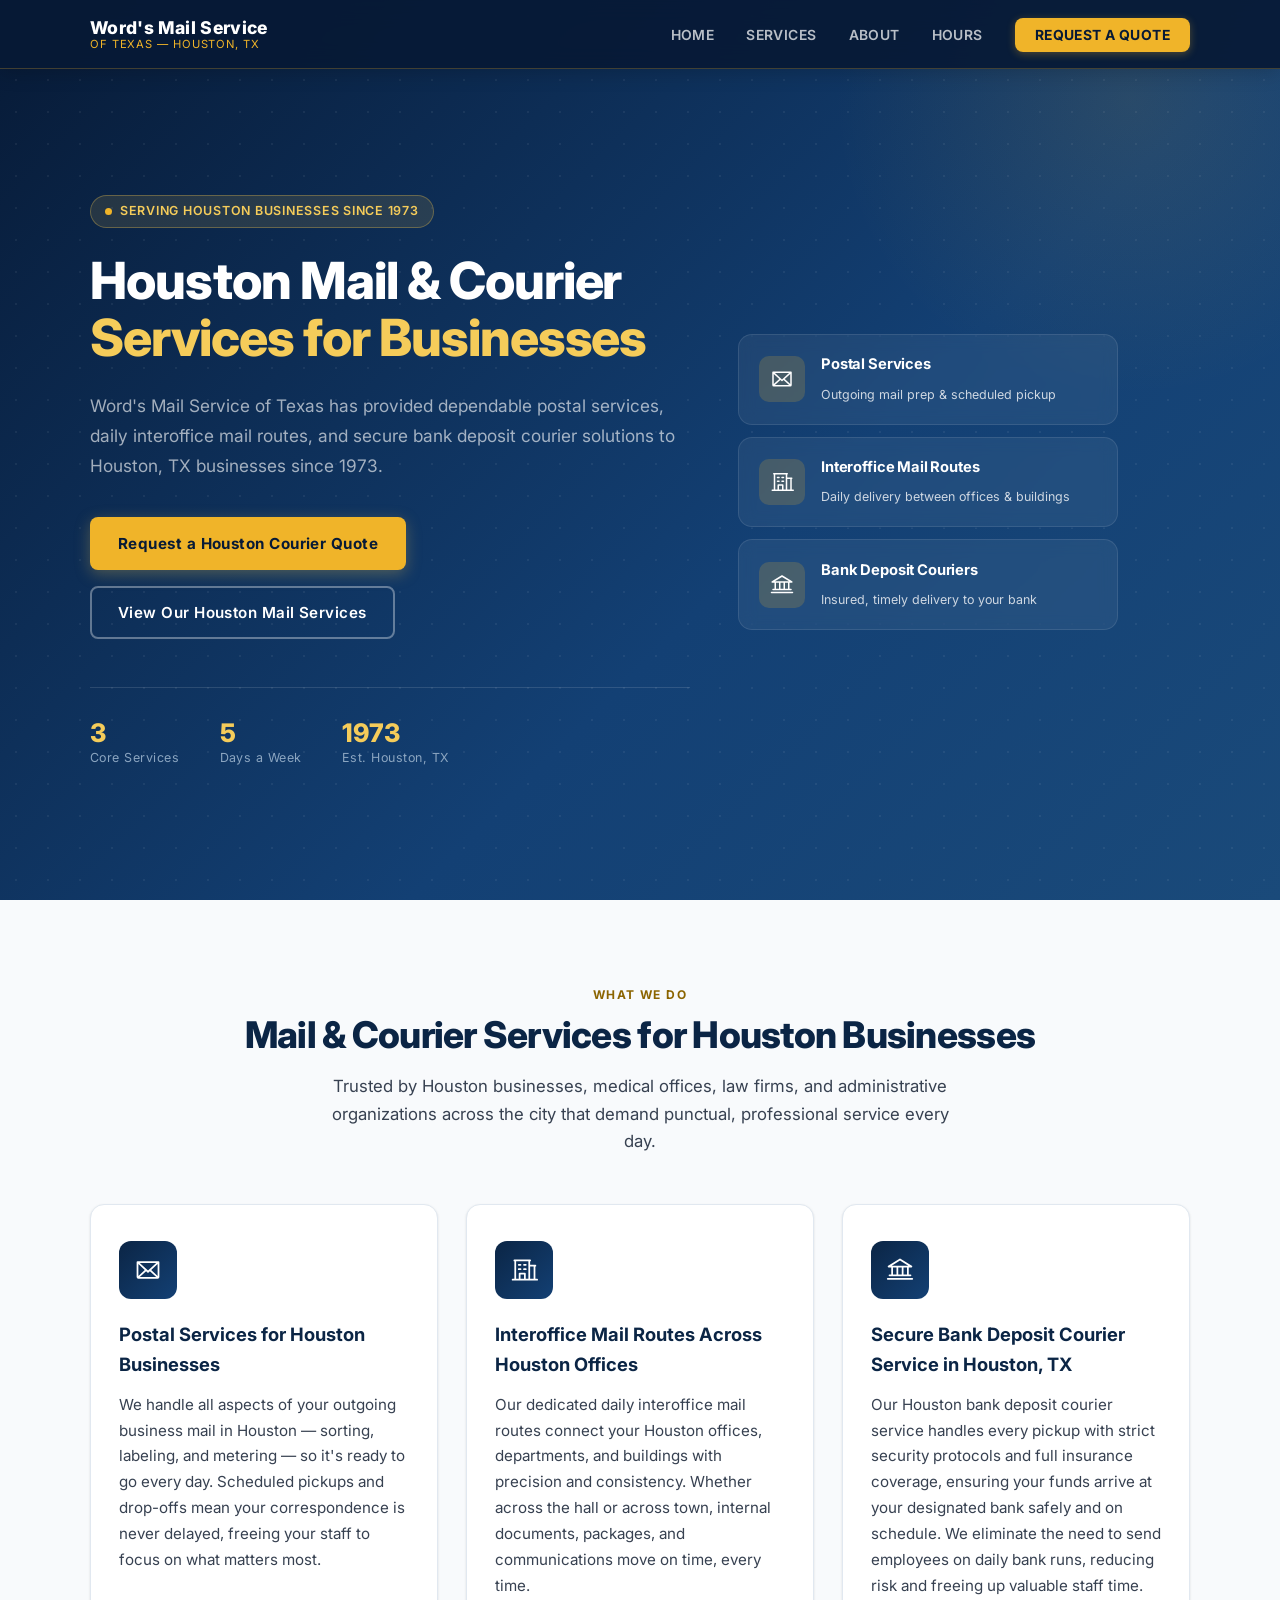
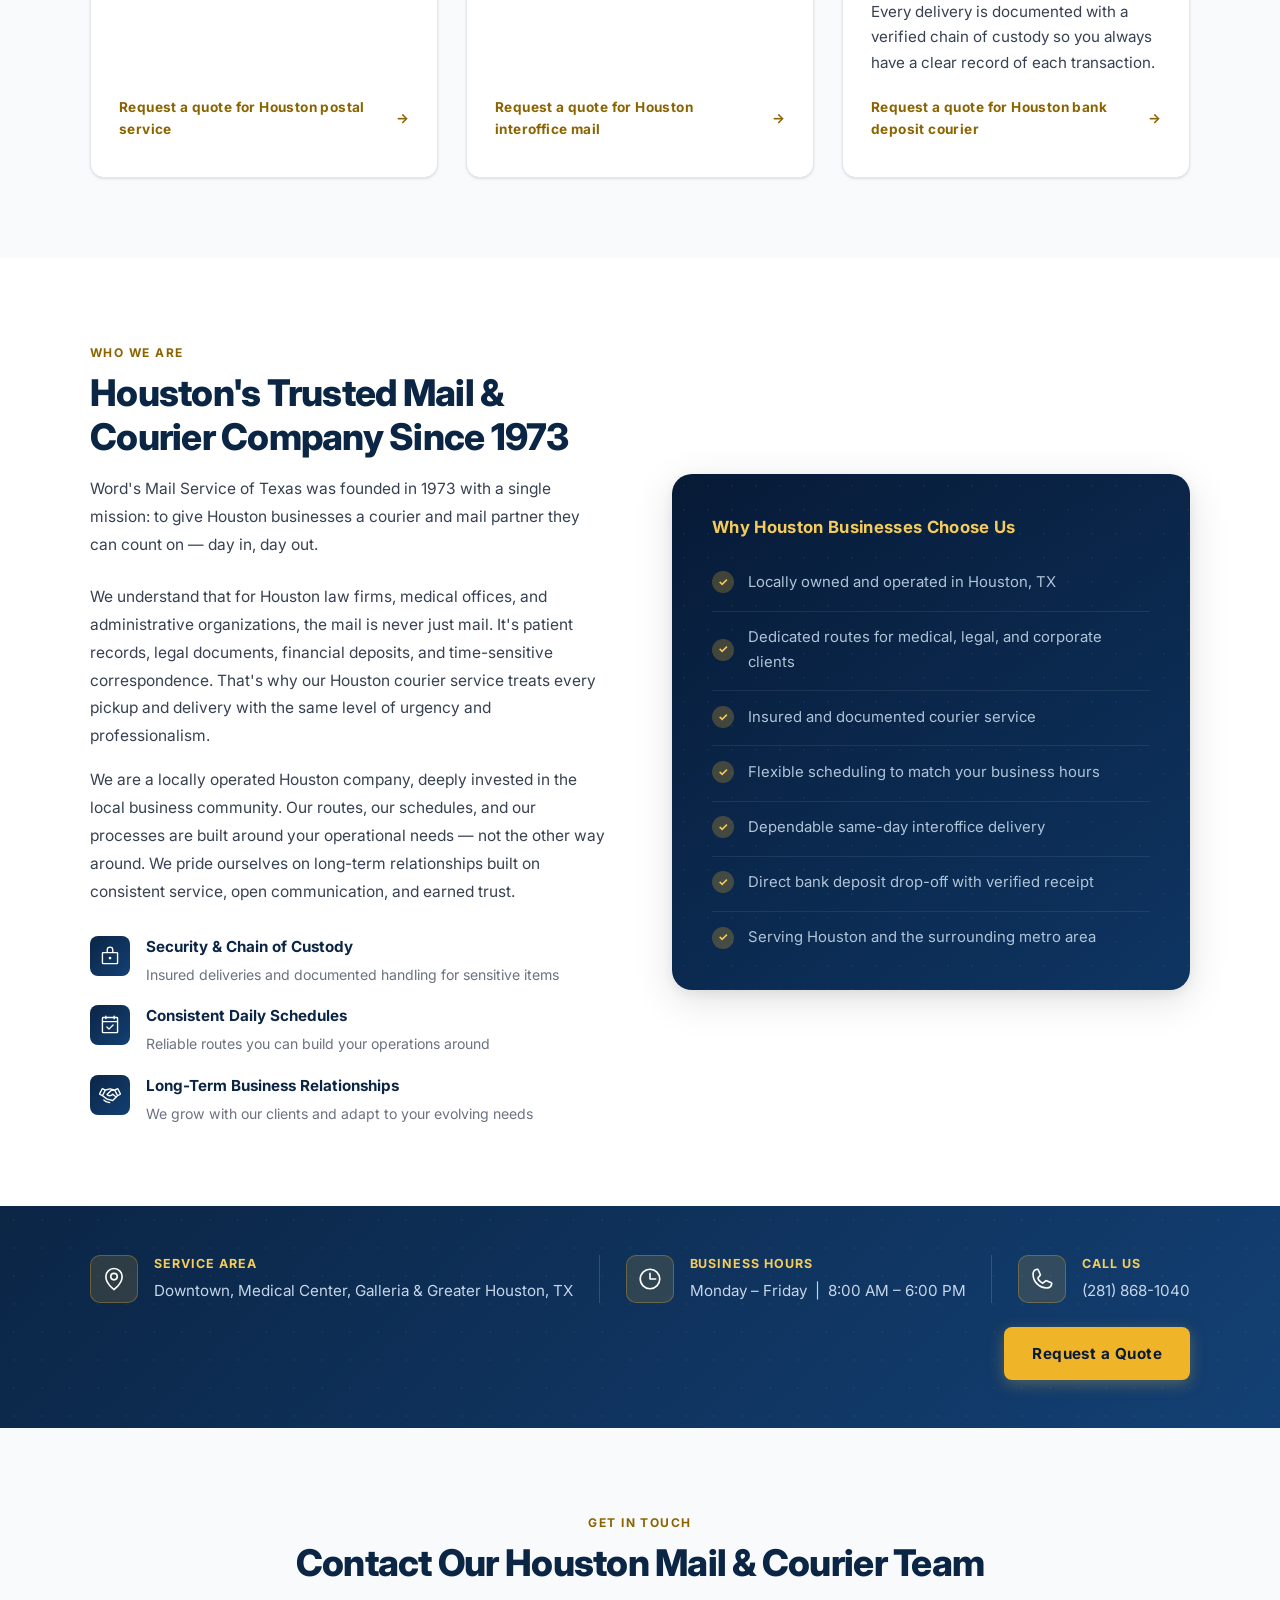
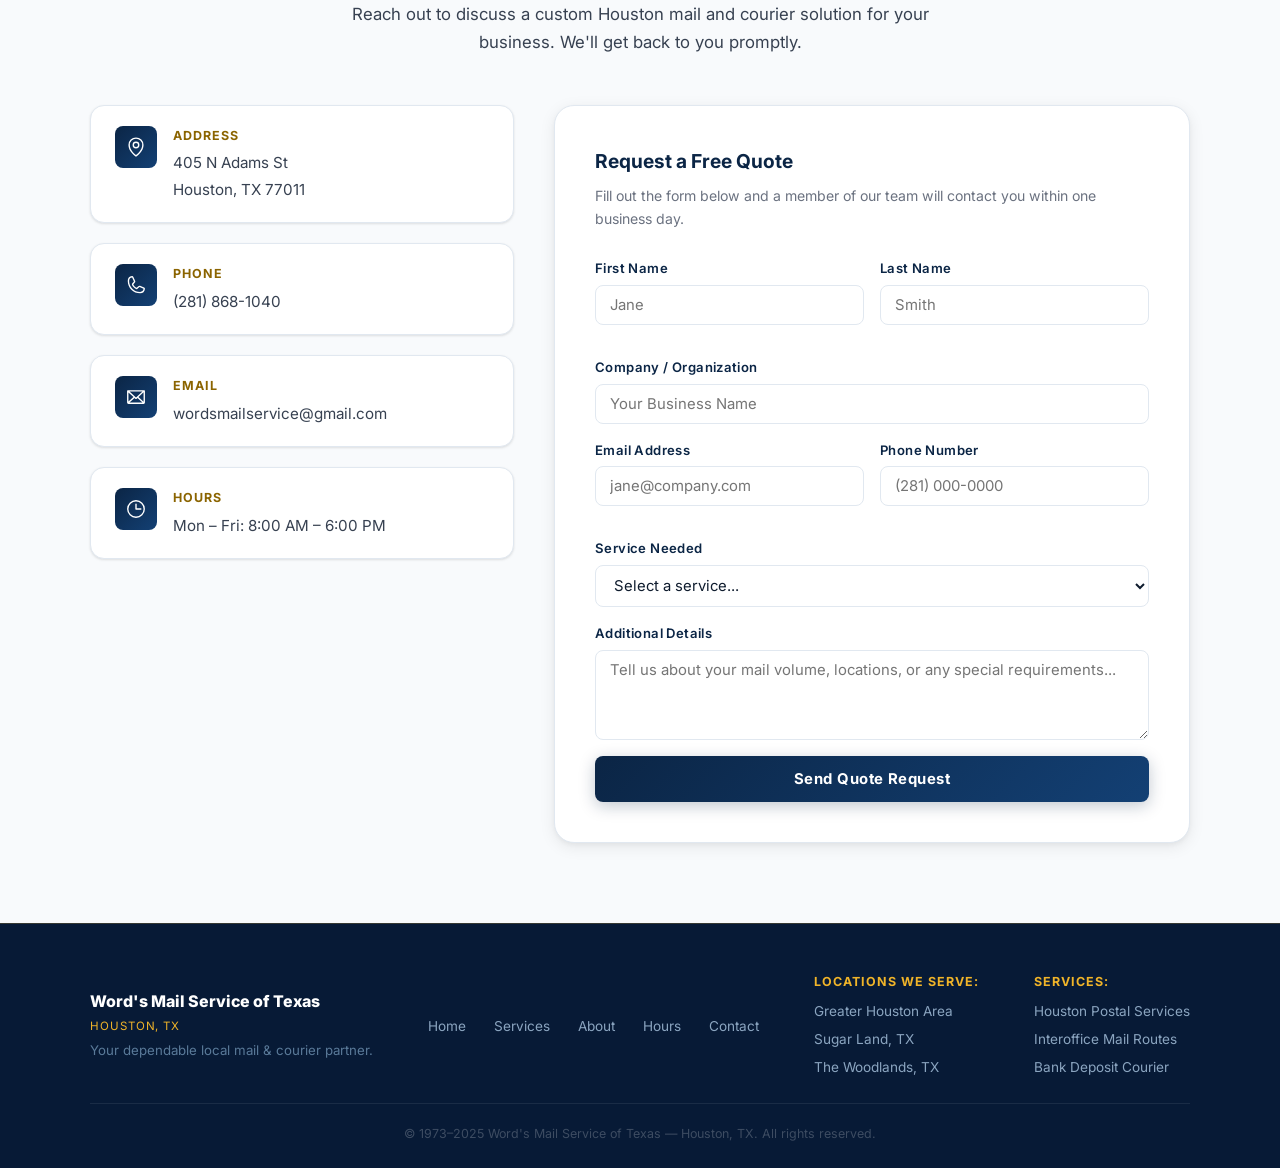
<file: index.html>
<!DOCTYPE html>
<html lang="en">
<head>
  <meta charset="UTF-8">
  <meta name="viewport" content="width=device-width, initial-scale=1.0">
  <title>Houston Mail &amp; Courier Services | Word's Mail Service of Texas</title>
  <meta name="description" content="Houston's trusted postal, interoffice mail, and bank deposit courier service since 1973. Word's Mail Service of Texas serves businesses across Houston, TX.">
  <meta name="robots" content="index, follow">
  <meta name="geo.region" content="US-TX">
  <meta name="geo.placename" content="Houston, Texas">

  <link rel="preconnect" href="https://fonts.googleapis.com">
  <link rel="preconnect" href="https://fonts.gstatic.com" crossorigin>
  <link href="https://fonts.googleapis.com/css2?family=Inter:wght@400;500;600;700;800&display=swap" rel="stylesheet">
  <link rel="icon" href="assets/favicon.svg" type="image/svg+xml">
  <link rel="stylesheet" href="style.css">
</head>
<body>

  <!-- =============================================
       NAVIGATION
  ============================================= -->
  <nav id="navbar" role="navigation" aria-label="Main navigation">
    <div class="container nav-inner">

      <a href="#home" class="nav-logo" aria-label="Word's Mail Service of Texas — Home">
        <span class="logo-main">Word's Mail Service</span>
        <span class="logo-sub">of Texas &mdash; Houston, TX</span>
      </a>

      <button class="nav-toggle" id="navToggle" aria-label="Toggle navigation" aria-expanded="false">
        <span></span>
        <span></span>
        <span></span>
      </button>

      <ul class="nav-links" id="navLinks" role="list">
        <li><a href="#home">Home</a></li>
        <li><a href="#services">Services</a></li>
        <li><a href="#about">About</a></li>
        <li><a href="#hours">Hours</a></li>
        <li><a href="#contact" class="nav-cta">Request a Quote</a></li>
      </ul>

    </div>
  </nav>


  <!-- =============================================
       HERO SECTION
  ============================================= -->
  <section id="home" aria-label="Hero">
    <div class="container hero-inner">

      <div class="hero-content">
        <div class="hero-badge">Serving Houston Businesses Since 1973</div>

        <h1 class="hero-headline">
          Houston Mail &amp; Courier<br>
          <span>Services for Businesses</span>
        </h1>

        <p class="hero-sub">
          Word's Mail Service of Texas has provided dependable postal services, daily interoffice mail routes, and secure bank deposit courier solutions to Houston, TX businesses since 1973.
        </p>

        <div class="hero-actions">
          <a href="#contact" class="btn-primary">Request a Houston Courier Quote</a>
          <a href="#services" class="btn-outline">View Our Houston Mail Services</a>
        </div>

        <div class="hero-stats">
          <div class="hero-stat">
            <span class="stat-num">3</span>
            <span class="stat-label">Core Services</span>
          </div>
          <div class="hero-stat">
            <span class="stat-num">5</span>
            <span class="stat-label">Days a Week</span>
          </div>
          <div class="hero-stat">
            <span class="stat-num">1973</span>
            <span class="stat-label">Est. Houston, TX</span>
          </div>
        </div>
      </div>

      <!-- Right side service preview cards -->
      <div class="hero-visual" aria-hidden="true">
        <div class="hero-card">
          <div class="hero-card-icon"><img src="assets/envelope.svg" width="24" height="24" alt=""></div>
          <div class="hero-card-text">
            <strong>Postal Services</strong>
            <span>Outgoing mail prep &amp; scheduled pickup</span>
          </div>
        </div>
        <div class="hero-card">
          <div class="hero-card-icon"><img src="assets/building-office.svg" width="24" height="24" alt=""></div>
          <div class="hero-card-text">
            <strong>Interoffice Mail Routes</strong>
            <span>Daily delivery between offices &amp; buildings</span>
          </div>
        </div>
        <div class="hero-card">
          <div class="hero-card-icon"><img src="assets/bank.svg" width="24" height="24" alt=""></div>
          <div class="hero-card-text">
            <strong>Bank Deposit Couriers</strong>
            <span>Insured, timely delivery to your bank</span>
          </div>
        </div>
      </div>

    </div>
  </section>


  <!-- =============================================
       SERVICES SECTION
  ============================================= -->
  <section id="services" aria-labelledby="services-heading">
    <div class="container">

      <div class="services-header reveal">
        <span class="section-label">What We Do</span>
        <h2 class="section-title" id="services-heading">Mail &amp; Courier Services for Houston Businesses</h2>
        <p class="section-intro">
          Trusted by Houston businesses, medical offices, law firms, and administrative organizations across the city that demand punctual, professional service every day.
        </p>
      </div>

      <div class="services-grid">

        <!-- Service 1: Postal -->
        <article class="service-card reveal">
          <div class="service-icon" aria-hidden="true"><img src="assets/envelope.svg" width="28" height="28" alt="Outgoing postal mail service for Houston businesses"></div>
          <h3>Postal Services for Houston Businesses</h3>
          <p>
            We handle all aspects of your outgoing business mail in Houston — sorting, labeling, and metering — so it's ready to go every day. Scheduled pickups and drop-offs mean your correspondence is never delayed, freeing your staff to focus on what matters most.
          </p>
          <a href="#contact" class="card-link">Request a quote for Houston postal service</a>
        </article>

        <!-- Service 2: Interoffice -->
        <article class="service-card reveal reveal-delay-1">
          <div class="service-icon" aria-hidden="true"><img src="assets/building-office.svg" width="28" height="28" alt="Interoffice mail routes connecting Houston offices and buildings"></div>
          <h3>Interoffice Mail Routes Across Houston Offices</h3>
          <p>
            Our dedicated daily interoffice mail routes connect your Houston offices, departments, and buildings with precision and consistency. Whether across the hall or across town, internal documents, packages, and communications move on time, every time.
          </p>
          <a href="#contact" class="card-link">Request a quote for Houston interoffice mail</a>
        </article>

        <!-- Service 3: Bank Deposit -->
        <article class="service-card reveal reveal-delay-2">
          <div class="service-icon" aria-hidden="true"><img src="assets/bank.svg" width="28" height="28" alt="Secure bank deposit courier service in Houston, TX"></div>
          <h3>Secure Bank Deposit Courier Service in Houston, TX</h3>
          <p>
            Our Houston bank deposit courier service handles every pickup with strict security protocols and full insurance coverage, ensuring your funds arrive at your designated bank safely and on schedule. We eliminate the need to send employees on daily bank runs, reducing risk and freeing up valuable staff time. Every delivery is documented with a verified chain of custody so you always have a clear record of each transaction.
          </p>
          <a href="#contact" class="card-link">Request a quote for Houston bank deposit courier</a>
        </article>

      </div>
    </div>
  </section>


  <!-- =============================================
       ABOUT US SECTION
  ============================================= -->
  <section id="about" aria-labelledby="about-heading">
    <div class="container">
      <div class="about-inner">

        <div class="about-content reveal">
          <span class="section-label">Who We Are</span>
          <h2 class="section-title" id="about-heading">Houston's Trusted Mail &amp; Courier Company Since 1973</h2>

          <p class="section-intro">
            Word's Mail Service of Texas was founded in 1973 with a single mission: to give Houston businesses a courier and mail partner they can count on — day in, day out.
          </p>

          <p>
            We understand that for Houston law firms, medical offices, and administrative organizations, the mail is never just mail. It's patient records, legal documents, financial deposits, and time-sensitive correspondence. That's why our Houston courier service treats every pickup and delivery with the same level of urgency and professionalism.
          </p>

          <p>
            We are a locally operated Houston company, deeply invested in the local business community. Our routes, our schedules, and our processes are built around your operational needs — not the other way around. We pride ourselves on long-term relationships built on consistent service, open communication, and earned trust.
          </p>

          <div class="about-pillars">
            <div class="pillar">
              <div class="pillar-icon" aria-hidden="true"><svg xmlns="http://www.w3.org/2000/svg" width="22" height="22" fill="#ffffff" viewBox="0 0 256 256"><path d="M208,80H168V56a40,40,0,0,0-80,0V80H48A16,16,0,0,0,32,96V208a16,16,0,0,0,16,16H208a16,16,0,0,0,16-16V96A16,16,0,0,0,208,80ZM104,56a24,24,0,0,1,48,0V80H104ZM208,208H48V96H208V208Z"/><circle cx="128" cy="152" r="16"/></svg></div>
              <div class="pillar-text">
                <strong>Security &amp; Chain of Custody</strong>
                <span>Insured deliveries and documented handling for sensitive items</span>
              </div>
            </div>
            <div class="pillar">
              <div class="pillar-icon" aria-hidden="true"><img src="assets/calendar-check.svg" width="22" height="22" alt=""></div>
              <div class="pillar-text">
                <strong>Consistent Daily Schedules</strong>
                <span>Reliable routes you can build your operations around</span>
              </div>
            </div>
            <div class="pillar">
              <div class="pillar-icon" aria-hidden="true"><img src="assets/handshake.svg" width="22" height="22" alt=""></div>
              <div class="pillar-text">
                <strong>Long-Term Business Relationships</strong>
                <span>We grow with our clients and adapt to your evolving needs</span>
              </div>
            </div>
          </div>
        </div>

        <!-- About visual / checklist panel -->
        <div class="about-visual reveal reveal-delay-1">
          <h3>Why Houston Businesses Choose Us</h3>
          <ul class="about-list">
            <li class="about-list-item">Locally owned and operated in Houston, TX</li>
            <li class="about-list-item">Dedicated routes for medical, legal, and corporate clients</li>
            <li class="about-list-item">Insured and documented courier service</li>
            <li class="about-list-item">Flexible scheduling to match your business hours</li>
            <li class="about-list-item">Dependable same-day interoffice delivery</li>
            <li class="about-list-item">Direct bank deposit drop-off with verified receipt</li>
            <li class="about-list-item">Serving Houston and the surrounding metro area</li>
          </ul>
        </div>

      </div>
    </div>
  </section>


  <!-- =============================================
       SERVICE AREA & HOURS STRIP
  ============================================= -->
  <section id="hours" aria-label="Service area and hours">
    <div class="container hours-inner">

      <div class="hours-block">
        <div class="hours-icon" aria-hidden="true"><img src="assets/map-pin.svg" width="26" height="26" alt=""></div>
        <div class="hours-block-text">
          <strong>Service Area</strong>
          <span>Downtown, Medical Center, Galleria &amp; Greater Houston, TX</span>
        </div>
      </div>

      <div class="hours-divider" aria-hidden="true"></div>

      <div class="hours-block">
        <div class="hours-icon" aria-hidden="true"><img src="assets/clock.svg" width="26" height="26" alt=""></div>
        <div class="hours-block-text">
          <strong>Business Hours</strong>
          <span>Monday &ndash; Friday &nbsp;|&nbsp; 8:00 AM &ndash; 6:00 PM</span>
        </div>
      </div>

      <div class="hours-divider" aria-hidden="true"></div>

      <div class="hours-block">
        <div class="hours-icon" aria-hidden="true"><img src="assets/phone.svg" width="26" height="26" alt=""></div>
        <div class="hours-block-text">
          <strong>Call Us</strong>
          <span>(281) 868-1040</span>
        </div>
      </div>
      <a href="#contact" class="btn-primary" style="white-space: nowrap;">Request a Quote</a>

    </div>
  </section>


  <!-- =============================================
       CONTACT SECTION
  ============================================= -->
  <section id="contact" aria-labelledby="contact-heading">
    <div class="container">

      <div class="contact-header reveal">
        <span class="section-label">Get In Touch</span>
        <h2 class="section-title" id="contact-heading">Contact Our Houston Mail &amp; Courier Team</h2>
        <p class="section-intro">
          Reach out to discuss a custom Houston mail and courier solution for your business. We'll get back to you promptly.
        </p>
      </div>

      <div class="contact-grid">

        <!-- Contact info column -->
        <div class="contact-info reveal">

          <div class="contact-item">
            <div class="contact-item-icon" aria-hidden="true"><img src="assets/map-pin.svg" width="22" height="22" alt=""></div>
            <div class="contact-item-text">
              <strong>Address</strong>
              <span>405 N Adams St<br>Houston, TX 77011</span>
            </div>
          </div>

          <div class="contact-item">
            <div class="contact-item-icon" aria-hidden="true"><img src="assets/phone.svg" width="22" height="22" alt=""></div>
            <div class="contact-item-text">
              <strong>Phone</strong>
              <a href="tel:+12818681040">(281) 868-1040</a>
            </div>
          </div>

          <div class="contact-item">
            <div class="contact-item-icon" aria-hidden="true"><img src="assets/envelope.svg" width="22" height="22" alt=""></div>
            <div class="contact-item-text">
              <strong>Email</strong>
              <a href="mailto:wordsmailservice@gmail.com">wordsmailservice@gmail.com</a>
            </div>
          </div>

          <div class="contact-item">
            <div class="contact-item-icon" aria-hidden="true"><img src="assets/clock.svg" width="22" height="22" alt=""></div>
            <div class="contact-item-text">
              <strong>Hours</strong>
              <span>Mon &ndash; Fri: 8:00 AM &ndash; 6:00 PM</span>
            </div>
          </div>

        </div>

        <!-- Quote request form -->
        <form class="quote-form reveal reveal-delay-1" action="https://formspree.io/f/xvzwyblr" method="POST">
          <h3>Request a Free Quote</h3>
          <p>Fill out the form below and a member of our team will contact you within one business day.</p>

          <div class="form-row">
            <div class="form-group">
              <label for="first-name">First Name</label>
              <input type="text" id="first-name" name="first-name" placeholder="Jane" autocomplete="given-name">
            </div>
            <div class="form-group">
              <label for="last-name">Last Name</label>
              <input type="text" id="last-name" name="last-name" placeholder="Smith" autocomplete="family-name">
            </div>
          </div>

          <div class="form-group">
            <label for="company">Company / Organization</label>
            <input type="text" id="company" name="company" placeholder="Your Business Name" autocomplete="organization">
          </div>

          <div class="form-row">
            <div class="form-group">
              <label for="email">Email Address</label>
              <input type="email" id="email" name="email" placeholder="jane@company.com" autocomplete="email">
            </div>
            <div class="form-group">
              <label for="phone">Phone Number</label>
              <input type="tel" id="phone" name="phone" placeholder="(281) 000-0000" autocomplete="tel">
            </div>
          </div>

          <div class="form-group">
            <label for="service">Service Needed</label>
            <select id="service" name="service">
              <option value="" disabled selected>Select a service...</option>
              <option value="postal">Postal Services</option>
              <option value="interoffice">Interoffice Mail Routes</option>
              <option value="bank-deposit">Bank Deposit Couriers</option>
              <option value="multiple">Multiple Services</option>
            </select>
          </div>

          <div class="form-group">
            <label for="message">Additional Details</label>
            <textarea id="message" name="message" placeholder="Tell us about your mail volume, locations, or any special requirements..."></textarea>
          </div>

          <button type="submit" class="form-submit">Send Quote Request</button>
        </form>

      </div>
    </div>
  </section>


  <!-- =============================================
       FOOTER
  ============================================= -->
  <footer role="contentinfo">
    <div class="container">

      <div class="footer-inner">
        <div class="footer-brand">
          <div class="logo-main">Word's Mail Service of Texas</div>
          <div class="logo-sub">Houston, TX</div>
          <div class="footer-tagline">Your dependable local mail &amp; courier partner.</div>
        </div>

        <nav aria-label="Footer navigation">
          <ul class="footer-nav" role="list">
            <li><a href="#home">Home</a></li>
            <li><a href="#services">Services</a></li>
            <li><a href="#about">About</a></li>
            <li><a href="#hours">Hours</a></li>
            <li><a href="#contact">Contact</a></li>
          </ul>
        </nav>

        <div class="footer-locations">
          <strong>Locations We Serve:</strong>
          <ul>
            <li><a href="index.html">Greater Houston Area</a></li>
            <li><a href="sugar-land.html">Sugar Land, TX</a></li>
            <li><a href="the-woodlands.html">The Woodlands, TX</a></li>
          </ul>
        </div>

        <div class="footer-locations">
          <strong>Services:</strong>
          <ul>
            <li><a href="postal-services-houston.html">Houston Postal Services</a></li>
            <li><a href="interoffice-mail-houston.html">Interoffice Mail Routes</a></li>
            <li><a href="bank-deposit-courier.html">Bank Deposit Courier</a></li>
          </ul>
        </div>
      </div>

      <div class="footer-bottom">
        <p>&copy; 1973&ndash;2025 Word's Mail Service of Texas &mdash; Houston, TX. All rights reserved.</p>
      </div>

    </div>
  </footer>


  <!-- =============================================
       MOBILE NAV TOGGLE (no framework JS)
  ============================================= -->
  <script>
    // Mobile nav toggle
    var toggle = document.getElementById('navToggle');
    var links  = document.getElementById('navLinks');
    toggle.addEventListener('click', function () {
      var open = links.classList.toggle('open');
      toggle.setAttribute('aria-expanded', String(open));
    });
    links.querySelectorAll('a').forEach(function (a) {
      a.addEventListener('click', function () {
        links.classList.remove('open');
        toggle.setAttribute('aria-expanded', 'false');
      });
    });

    // Navbar scroll effect
    var navbar = document.getElementById('navbar');
    window.addEventListener('scroll', function () {
      navbar.classList.toggle('scrolled', window.scrollY > 30);
    }, { passive: true });

    // Scroll reveal animations
    var reveals = document.querySelectorAll('.reveal');
    if ('IntersectionObserver' in window) {
      var observer = new IntersectionObserver(function (entries) {
        entries.forEach(function (entry) {
          if (entry.isIntersecting) {
            entry.target.classList.add('visible');
            observer.unobserve(entry.target);
          }
        });
      }, { threshold: 0.12 });
      reveals.forEach(function (el) { observer.observe(el); });
    } else {
      reveals.forEach(function (el) { el.classList.add('visible'); });
    }
  </script>

</body>
</html>
</file>
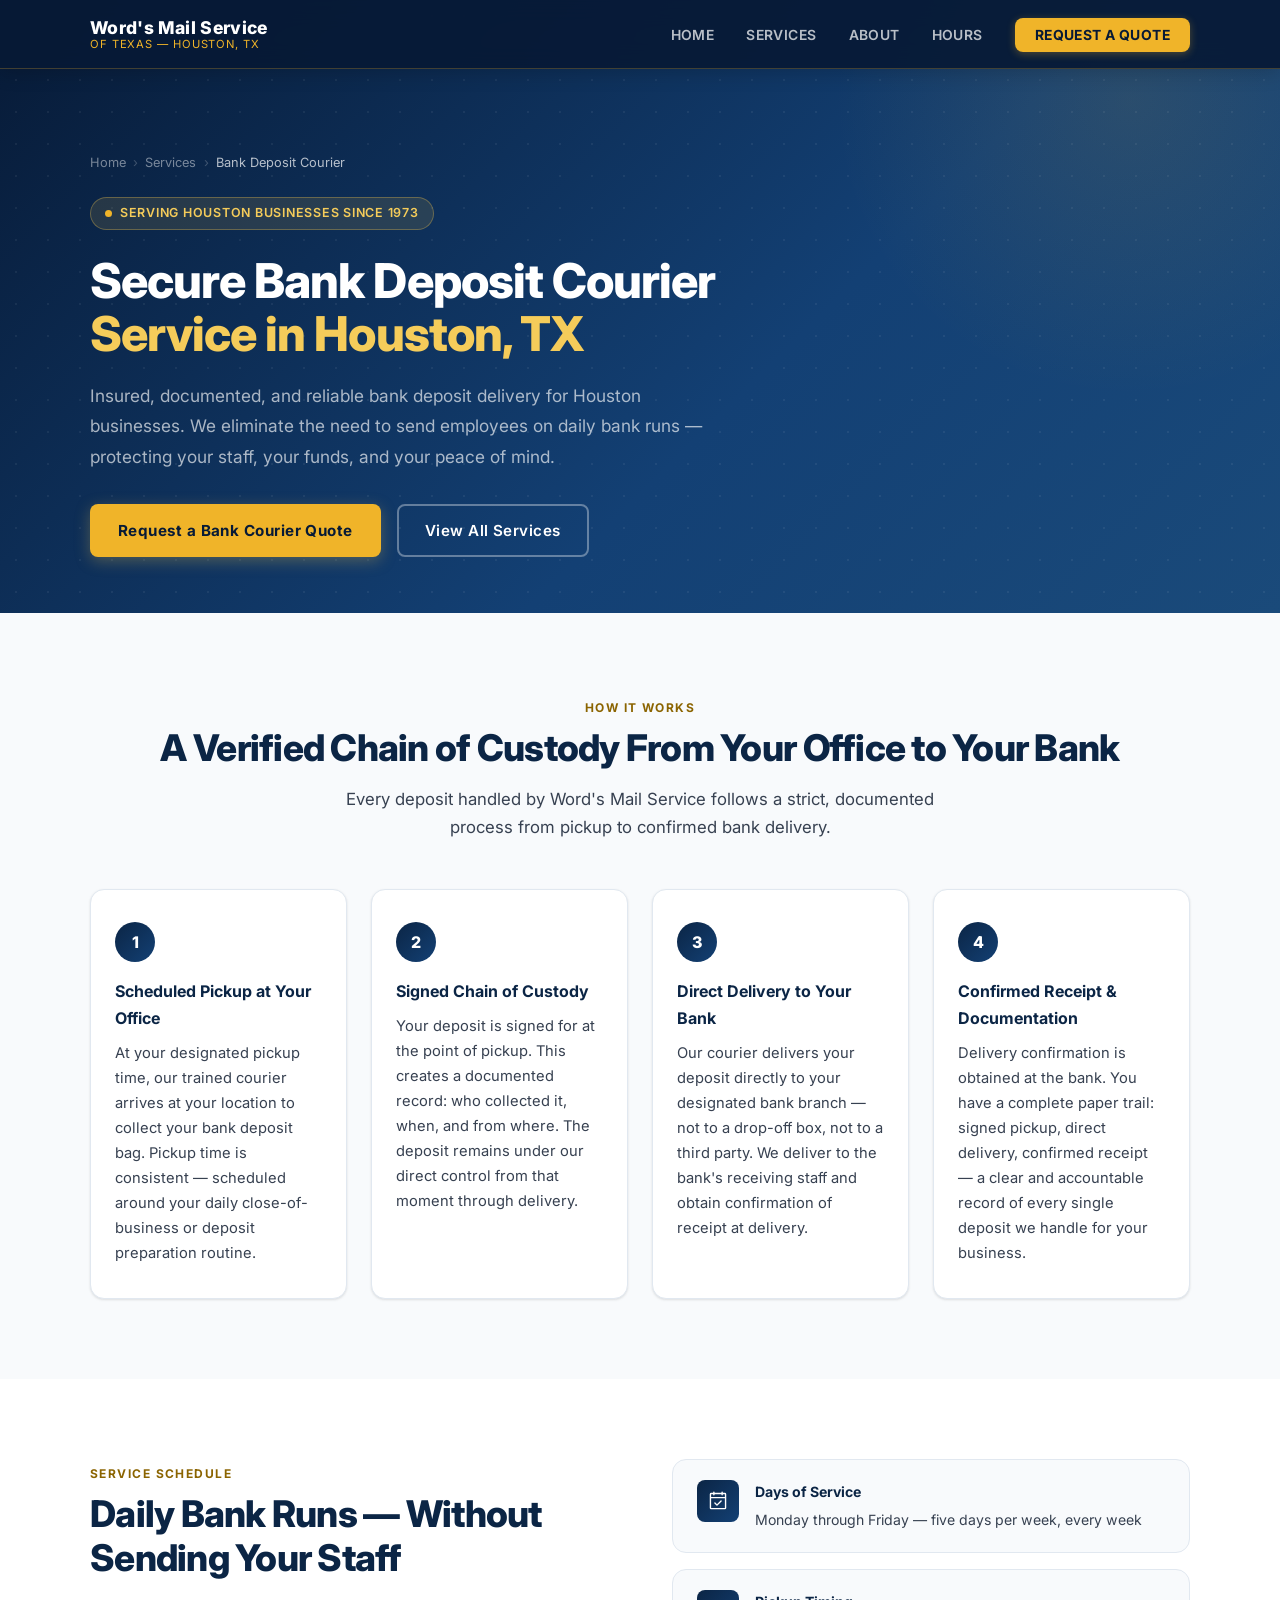
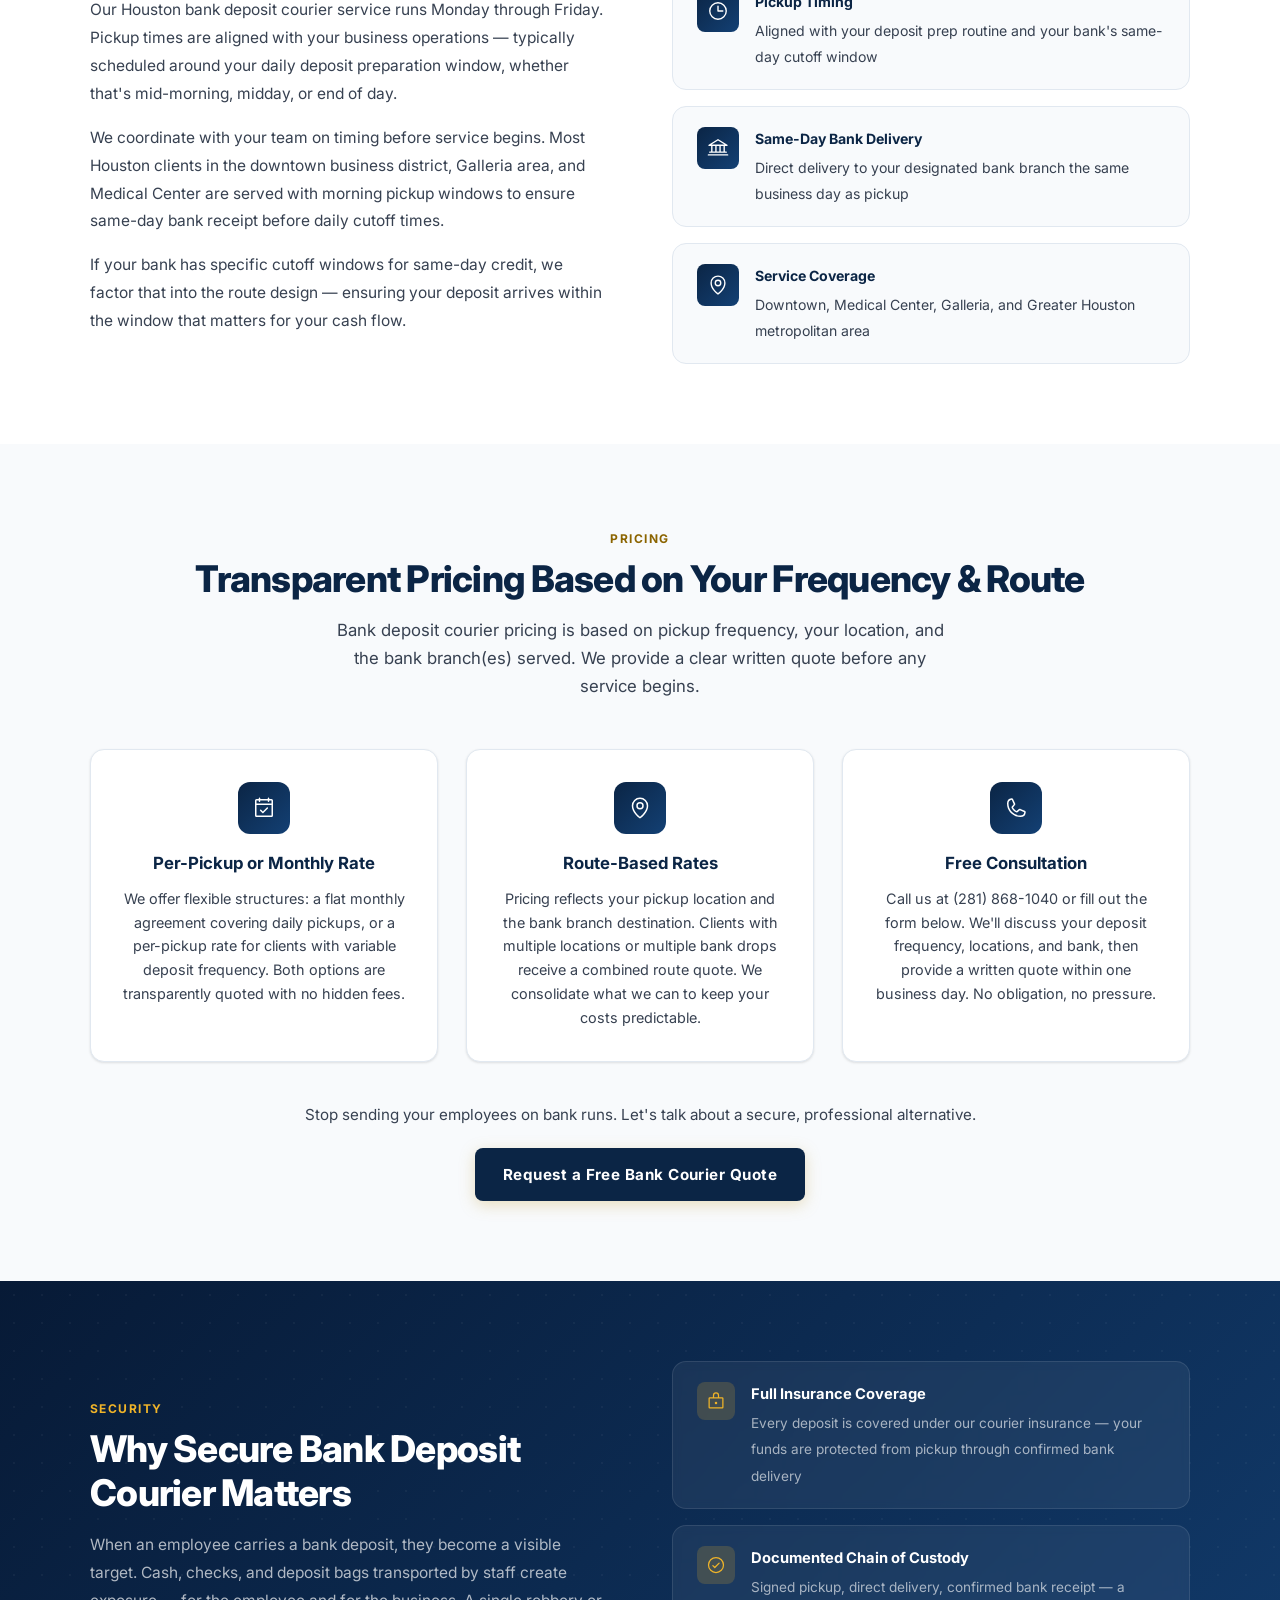
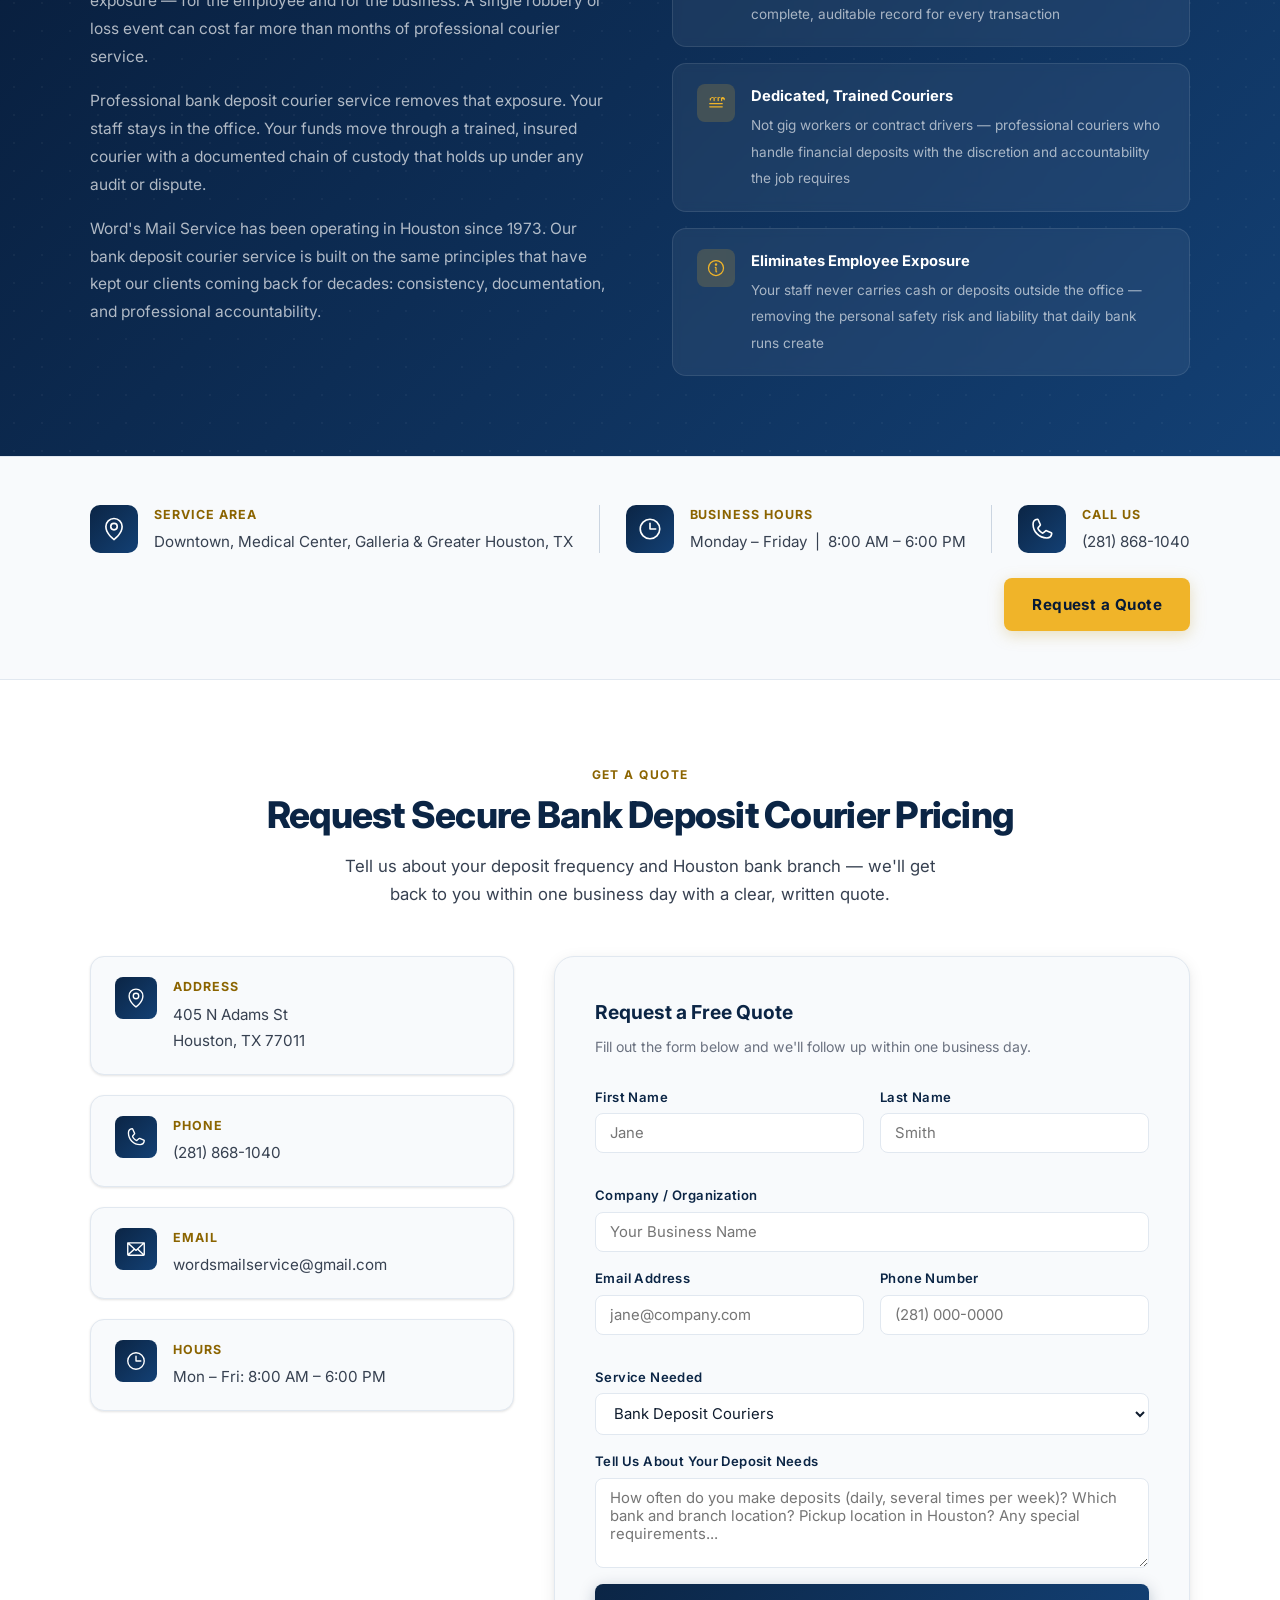
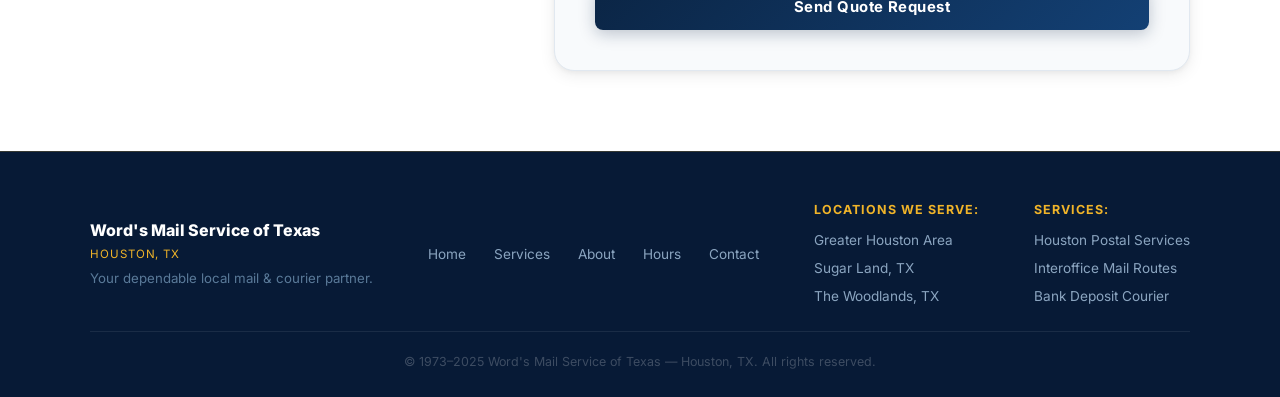
<file: bank-deposit-courier.html>
<!DOCTYPE html>
<html lang="en">
<head>
  <meta charset="UTF-8">
  <meta name="viewport" content="width=device-width, initial-scale=1.0">
  <title>Secure Bank Deposit Courier Houston TX | Word's Mail Service of Texas</title>
  <meta name="description" content="Secure bank deposit courier service in Houston, TX. Insured, documented chain of custody, same-day delivery to your bank. Serving Houston businesses since 1973.">
  <meta name="robots" content="index, follow">
  <meta name="geo.region" content="US-TX">
  <meta name="geo.placename" content="Houston, Texas">

  <link rel="preconnect" href="https://fonts.googleapis.com">
  <link rel="preconnect" href="https://fonts.gstatic.com" crossorigin>
  <link href="https://fonts.googleapis.com/css2?family=Inter:wght@400;500;600;700;800&display=swap" rel="stylesheet">
  <link rel="icon" href="assets/favicon.svg" type="image/svg+xml">
  <link rel="stylesheet" href="style.css">
</head>
<body class="service-page">

  <!-- NAVIGATION -->
  <nav id="navbar" role="navigation" aria-label="Main navigation">
    <div class="container nav-inner">
      <a href="index.html" class="nav-logo" aria-label="Word's Mail Service of Texas — Home">
        <span class="logo-main">Word's Mail Service</span>
        <span class="logo-sub">of Texas &mdash; Houston, TX</span>
      </a>
      <button class="nav-toggle" id="navToggle" aria-label="Toggle navigation" aria-expanded="false">
        <span></span><span></span><span></span>
      </button>
      <ul class="nav-links" id="navLinks" role="list">
        <li><a href="index.html">Home</a></li>
        <li><a href="index.html#services">Services</a></li>
        <li><a href="index.html#about">About</a></li>
        <li><a href="index.html#hours">Hours</a></li>
        <li><a href="#contact" class="nav-cta">Request a Quote</a></li>
      </ul>
    </div>
  </nav>


  <!-- HERO -->
  <section class="service-hero" aria-label="Bank Deposit Courier Houston">
    <div class="container">
      <div class="service-hero-inner">
        <nav class="breadcrumb" aria-label="Breadcrumb">
          <div class="breadcrumb-inner">
            <a href="index.html">Home</a>
            <span class="sep">›</span>
            <a href="index.html#services">Services</a>
            <span class="sep">›</span>
            <span class="current">Bank Deposit Courier</span>
          </div>
        </nav>

        <div class="hero-badge">Serving Houston Businesses Since 1973</div>

        <h1>Secure Bank Deposit Courier<br><span>Service in Houston, TX</span></h1>

        <p class="hero-sub">
          Insured, documented, and reliable bank deposit delivery for Houston businesses. We eliminate the need to send employees on daily bank runs — protecting your staff, your funds, and your peace of mind.
        </p>

        <div class="hero-actions">
          <a href="#contact" class="btn-primary">Request a Bank Courier Quote</a>
          <a href="index.html#services" class="btn-outline">View All Services</a>
        </div>
      </div>
    </div>
  </section>


  <!-- HOW IT WORKS -->
  <section class="how-it-works" aria-labelledby="how-heading">
    <div class="container">

      <div class="how-header reveal">
        <span class="section-label">How It Works</span>
        <h2 class="section-title" id="how-heading">A Verified Chain of Custody From Your Office to Your Bank</h2>
        <p class="section-intro">Every deposit handled by Word's Mail Service follows a strict, documented process from pickup to confirmed bank delivery.</p>
      </div>

      <div class="steps-grid">
        <div class="step-card reveal">
          <div class="step-num">1</div>
          <h3>Scheduled Pickup at Your Office</h3>
          <p>At your designated pickup time, our trained courier arrives at your location to collect your bank deposit bag. Pickup time is consistent — scheduled around your daily close-of-business or deposit preparation routine.</p>
        </div>
        <div class="step-card reveal reveal-delay-1">
          <div class="step-num">2</div>
          <h3>Signed Chain of Custody</h3>
          <p>Your deposit is signed for at the point of pickup. This creates a documented record: who collected it, when, and from where. The deposit remains under our direct control from that moment through delivery.</p>
        </div>
        <div class="step-card reveal reveal-delay-2">
          <div class="step-num">3</div>
          <h3>Direct Delivery to Your Bank</h3>
          <p>Our courier delivers your deposit directly to your designated bank branch — not to a drop-off box, not to a third party. We deliver to the bank's receiving staff and obtain confirmation of receipt at delivery.</p>
        </div>
        <div class="step-card reveal reveal-delay-3">
          <div class="step-num">4</div>
          <h3>Confirmed Receipt &amp; Documentation</h3>
          <p>Delivery confirmation is obtained at the bank. You have a complete paper trail: signed pickup, direct delivery, confirmed receipt — a clear and accountable record of every single deposit we handle for your business.</p>
        </div>
      </div>

    </div>
  </section>


  <!-- SCHEDULE -->
  <section class="schedule-section" aria-labelledby="schedule-heading">
    <div class="container">
      <div class="schedule-inner">

        <div class="schedule-content reveal">
          <span class="section-label">Service Schedule</span>
          <h2 class="section-title" id="schedule-heading">Daily Bank Runs — Without Sending Your Staff</h2>
          <p>
            Our Houston bank deposit courier service runs Monday through Friday. Pickup times are aligned with your business operations — typically scheduled around your daily deposit preparation window, whether that's mid-morning, midday, or end of day.
          </p>
          <p>
            We coordinate with your team on timing before service begins. Most Houston clients in the downtown business district, Galleria area, and Medical Center are served with morning pickup windows to ensure same-day bank receipt before daily cutoff times.
          </p>
          <p>
            If your bank has specific cutoff windows for same-day credit, we factor that into the route design — ensuring your deposit arrives within the window that matters for your cash flow.
          </p>
        </div>

        <div class="schedule-cards reveal reveal-delay-1">
          <div class="schedule-card">
            <div class="schedule-card-icon" aria-hidden="true"><img src="assets/calendar-check.svg" width="22" height="22" alt=""></div>
            <div class="schedule-card-text">
              <strong>Days of Service</strong>
              <span>Monday through Friday — five days per week, every week</span>
            </div>
          </div>
          <div class="schedule-card">
            <div class="schedule-card-icon" aria-hidden="true"><img src="assets/clock.svg" width="22" height="22" alt=""></div>
            <div class="schedule-card-text">
              <strong>Pickup Timing</strong>
              <span>Aligned with your deposit prep routine and your bank's same-day cutoff window</span>
            </div>
          </div>
          <div class="schedule-card">
            <div class="schedule-card-icon" aria-hidden="true"><img src="assets/bank.svg" width="22" height="22" alt=""></div>
            <div class="schedule-card-text">
              <strong>Same-Day Bank Delivery</strong>
              <span>Direct delivery to your designated bank branch the same business day as pickup</span>
            </div>
          </div>
          <div class="schedule-card">
            <div class="schedule-card-icon" aria-hidden="true"><img src="assets/map-pin.svg" width="22" height="22" alt=""></div>
            <div class="schedule-card-text">
              <strong>Service Coverage</strong>
              <span>Downtown, Medical Center, Galleria, and Greater Houston metropolitan area</span>
            </div>
          </div>
        </div>

      </div>
    </div>
  </section>


  <!-- PRICING -->
  <section class="pricing-section" aria-labelledby="pricing-heading">
    <div class="container">

      <div class="pricing-header reveal">
        <span class="section-label">Pricing</span>
        <h2 class="section-title" id="pricing-heading">Transparent Pricing Based on Your Frequency &amp; Route</h2>
        <p class="section-intro">Bank deposit courier pricing is based on pickup frequency, your location, and the bank branch(es) served. We provide a clear written quote before any service begins.</p>
      </div>

      <div class="pricing-grid">
        <div class="pricing-card reveal">
          <div class="pricing-card-icon" aria-hidden="true"><img src="assets/calendar-check.svg" width="24" height="24" alt=""></div>
          <h3>Per-Pickup or Monthly Rate</h3>
          <p>We offer flexible structures: a flat monthly agreement covering daily pickups, or a per-pickup rate for clients with variable deposit frequency. Both options are transparently quoted with no hidden fees.</p>
        </div>
        <div class="pricing-card reveal reveal-delay-1">
          <div class="pricing-card-icon" aria-hidden="true"><img src="assets/map-pin.svg" width="24" height="24" alt=""></div>
          <h3>Route-Based Rates</h3>
          <p>Pricing reflects your pickup location and the bank branch destination. Clients with multiple locations or multiple bank drops receive a combined route quote. We consolidate what we can to keep your costs predictable.</p>
        </div>
        <div class="pricing-card reveal reveal-delay-2">
          <div class="pricing-card-icon" aria-hidden="true"><img src="assets/phone.svg" width="24" height="24" alt=""></div>
          <h3>Free Consultation</h3>
          <p>Call us at (281) 868-1040 or fill out the form below. We'll discuss your deposit frequency, locations, and bank, then provide a written quote within one business day. No obligation, no pressure.</p>
        </div>
      </div>

      <div class="pricing-cta reveal">
        <p>Stop sending your employees on bank runs. Let's talk about a secure, professional alternative.</p>
        <a href="#contact" class="btn-primary" style="display: inline-block; background: var(--navy); color: var(--white);">Request a Free Bank Courier Quote</a>
      </div>

    </div>
  </section>


  <!-- SECURITY SECTION -->
  <section class="security-section" aria-labelledby="security-heading">
    <div class="container">
      <div class="security-inner">

        <div class="security-content reveal">
          <span class="section-label">Security</span>
          <h2 class="section-title" id="security-heading">Why Secure Bank Deposit Courier Matters</h2>
          <p>
            When an employee carries a bank deposit, they become a visible target. Cash, checks, and deposit bags transported by staff create exposure — for the employee and for the business. A single robbery or loss event can cost far more than months of professional courier service.
          </p>
          <p>
            Professional bank deposit courier service removes that exposure. Your staff stays in the office. Your funds move through a trained, insured courier with a documented chain of custody that holds up under any audit or dispute.
          </p>
          <p>
            Word's Mail Service has been operating in Houston since 1973. Our bank deposit courier service is built on the same principles that have kept our clients coming back for decades: consistency, documentation, and professional accountability.
          </p>
        </div>

        <div class="security-items reveal reveal-delay-1">
          <div class="security-item">
            <div class="security-item-icon" aria-hidden="true">
              <svg xmlns="http://www.w3.org/2000/svg" width="20" height="20" fill="#F0B429" viewBox="0 0 256 256"><path d="M208,80H168V56a40,40,0,0,0-80,0V80H48A16,16,0,0,0,32,96V208a16,16,0,0,0,16,16H208a16,16,0,0,0,16-16V96A16,16,0,0,0,208,80ZM104,56a24,24,0,0,1,48,0V80H104ZM208,208H48V96H208V208Z"/><circle cx="128" cy="152" r="16"/></svg>
            </div>
            <div class="security-item-text">
              <strong>Full Insurance Coverage</strong>
              <span>Every deposit is covered under our courier insurance — your funds are protected from pickup through confirmed bank delivery</span>
            </div>
          </div>
          <div class="security-item">
            <div class="security-item-icon" aria-hidden="true">
              <svg xmlns="http://www.w3.org/2000/svg" width="20" height="20" fill="#F0B429" viewBox="0 0 256 256"><path d="M173.66,98.34a8,8,0,0,1,0,11.32l-56,56a8,8,0,0,1-11.32,0l-24-24a8,8,0,0,1,11.32-11.32L112,148.69l50.34-50.35A8,8,0,0,1,173.66,98.34ZM232,128A104,104,0,1,1,128,24,104.11,104.11,0,0,1,232,128Zm-16,0a88,88,0,1,0-88,88A88.1,88.1,0,0,0,216,128Z"/></svg>
            </div>
            <div class="security-item-text">
              <strong>Documented Chain of Custody</strong>
              <span>Signed pickup, direct delivery, confirmed bank receipt — a complete, auditable record for every transaction</span>
            </div>
          </div>
          <div class="security-item">
            <div class="security-item-icon" aria-hidden="true">
              <svg xmlns="http://www.w3.org/2000/svg" width="20" height="20" fill="#F0B429" viewBox="0 0 256 256"><path d="M243.28,68.24l-24-16a8,8,0,0,0-8.56,0L192,60.75l-18.72-8.51a8,8,0,0,0-6.56,0L148,60.75l-18.72-8.51a8,8,0,0,0-6.56,0l-18.72,8.51L85.28,52.24a8,8,0,0,0-8.56,0l-24,16A8,8,0,0,0,48,68V88a8,8,0,0,0,16,0V72.79L82.72,61.51,96,67.25V96a8,8,0,0,0,16,0V67.25l18.72-8.51L148,67.25V96a8,8,0,0,0,16,0V67.25l18.72-8.51L192,67.25V96a8,8,0,0,0,16,0V72.79l18.72,11.28A8,8,0,0,0,240,88V68A8,8,0,0,0,243.28,68.24ZM208,128H48a8,8,0,0,0,0,16H208a8,8,0,0,0,0-16Zm0,40H48a8,8,0,0,0,0,16H208a8,8,0,0,0,0-16Z"/></svg>
            </div>
            <div class="security-item-text">
              <strong>Dedicated, Trained Couriers</strong>
              <span>Not gig workers or contract drivers — professional couriers who handle financial deposits with the discretion and accountability the job requires</span>
            </div>
          </div>
          <div class="security-item">
            <div class="security-item-icon" aria-hidden="true">
              <svg xmlns="http://www.w3.org/2000/svg" width="20" height="20" fill="#F0B429" viewBox="0 0 256 256"><path d="M128,24A104,104,0,1,0,232,128,104.11,104.11,0,0,0,128,24Zm0,192a88,88,0,1,1,88-88A88.1,88.1,0,0,1,128,216Zm16-40a8,8,0,0,1-8,8,16,16,0,0,1-16-16V128a8,8,0,0,1,0-16,16,16,0,0,1,16,16v40A8,8,0,0,1,144,176ZM112,84a16,16,0,1,1,16,16A16,16,0,0,1,112,84Z"/></svg>
            </div>
            <div class="security-item-text">
              <strong>Eliminates Employee Exposure</strong>
              <span>Your staff never carries cash or deposits outside the office — removing the personal safety risk and liability that daily bank runs create</span>
            </div>
          </div>
        </div>

      </div>
    </div>
  </section>


  <!-- HOURS STRIP -->
  <section id="hours" aria-label="Contact and hours">
    <div class="container hours-inner">
      <div class="hours-block">
        <div class="hours-icon" aria-hidden="true"><img src="assets/map-pin.svg" width="26" height="26" alt=""></div>
        <div class="hours-block-text">
          <strong>Service Area</strong>
          <span>Downtown, Medical Center, Galleria &amp; Greater Houston, TX</span>
        </div>
      </div>
      <div class="hours-divider" aria-hidden="true"></div>
      <div class="hours-block">
        <div class="hours-icon" aria-hidden="true"><img src="assets/clock.svg" width="26" height="26" alt=""></div>
        <div class="hours-block-text">
          <strong>Business Hours</strong>
          <span>Monday &ndash; Friday &nbsp;|&nbsp; 8:00 AM &ndash; 6:00 PM</span>
        </div>
      </div>
      <div class="hours-divider" aria-hidden="true"></div>
      <div class="hours-block">
        <div class="hours-icon" aria-hidden="true"><img src="assets/phone.svg" width="26" height="26" alt=""></div>
        <div class="hours-block-text">
          <strong>Call Us</strong>
          <span>(281) 868-1040</span>
        </div>
      </div>
      <a href="#contact" class="btn-primary" style="white-space: nowrap;">Request a Quote</a>
    </div>
  </section>


  <!-- CONTACT / FORM -->
  <section id="contact" aria-labelledby="contact-heading">
    <div class="container">

      <div class="contact-header reveal">
        <span class="section-label">Get a Quote</span>
        <h2 class="section-title" id="contact-heading">Request Secure Bank Deposit Courier Pricing</h2>
        <p class="section-intro">Tell us about your deposit frequency and Houston bank branch — we'll get back to you within one business day with a clear, written quote.</p>
      </div>

      <div class="contact-grid">
        <div class="contact-info reveal">
          <div class="contact-item">
            <div class="contact-item-icon" aria-hidden="true"><img src="assets/map-pin.svg" width="22" height="22" alt=""></div>
            <div class="contact-item-text">
              <strong>Address</strong>
              <span>405 N Adams St<br>Houston, TX 77011</span>
            </div>
          </div>
          <div class="contact-item">
            <div class="contact-item-icon" aria-hidden="true"><img src="assets/phone.svg" width="22" height="22" alt=""></div>
            <div class="contact-item-text">
              <strong>Phone</strong>
              <a href="tel:+12818681040">(281) 868-1040</a>
            </div>
          </div>
          <div class="contact-item">
            <div class="contact-item-icon" aria-hidden="true"><img src="assets/envelope.svg" width="22" height="22" alt=""></div>
            <div class="contact-item-text">
              <strong>Email</strong>
              <a href="mailto:wordsmailservice@gmail.com">wordsmailservice@gmail.com</a>
            </div>
          </div>
          <div class="contact-item">
            <div class="contact-item-icon" aria-hidden="true"><img src="assets/clock.svg" width="22" height="22" alt=""></div>
            <div class="contact-item-text">
              <strong>Hours</strong>
              <span>Mon &ndash; Fri: 8:00 AM &ndash; 6:00 PM</span>
            </div>
          </div>
        </div>

        <form class="quote-form reveal reveal-delay-1" action="https://formspree.io/f/xvzwyblr" method="POST">
          <h3>Request a Free Quote</h3>
          <p>Fill out the form below and we'll follow up within one business day.</p>

          <div class="form-row">
            <div class="form-group">
              <label for="first-name">First Name</label>
              <input type="text" id="first-name" name="first-name" placeholder="Jane" autocomplete="given-name">
            </div>
            <div class="form-group">
              <label for="last-name">Last Name</label>
              <input type="text" id="last-name" name="last-name" placeholder="Smith" autocomplete="family-name">
            </div>
          </div>

          <div class="form-group">
            <label for="company">Company / Organization</label>
            <input type="text" id="company" name="company" placeholder="Your Business Name" autocomplete="organization">
          </div>

          <div class="form-row">
            <div class="form-group">
              <label for="email">Email Address</label>
              <input type="email" id="email" name="email" placeholder="jane@company.com" autocomplete="email">
            </div>
            <div class="form-group">
              <label for="phone">Phone Number</label>
              <input type="tel" id="phone" name="phone" placeholder="(281) 000-0000" autocomplete="tel">
            </div>
          </div>

          <div class="form-group">
            <label for="service">Service Needed</label>
            <select id="service" name="service">
              <option value="postal">Postal Services</option>
              <option value="interoffice">Interoffice Mail Routes</option>
              <option value="bank-deposit" selected>Bank Deposit Couriers</option>
              <option value="multiple">Multiple Services</option>
            </select>
          </div>

          <div class="form-group">
            <label for="message">Tell Us About Your Deposit Needs</label>
            <textarea id="message" name="message" placeholder="How often do you make deposits (daily, several times per week)? Which bank and branch location? Pickup location in Houston? Any special requirements..."></textarea>
          </div>

          <button type="submit" class="form-submit">Send Quote Request</button>
        </form>
      </div>

    </div>
  </section>


  <!-- FOOTER -->
  <footer role="contentinfo">
    <div class="container">
      <div class="footer-inner">
        <div class="footer-brand">
          <div class="logo-main">Word's Mail Service of Texas</div>
          <div class="logo-sub">Houston, TX</div>
          <div class="footer-tagline">Your dependable local mail &amp; courier partner.</div>
        </div>
        <nav aria-label="Footer navigation">
          <ul class="footer-nav" role="list">
            <li><a href="index.html">Home</a></li>
            <li><a href="index.html#services">Services</a></li>
            <li><a href="index.html#about">About</a></li>
            <li><a href="index.html#hours">Hours</a></li>
            <li><a href="#contact">Contact</a></li>
          </ul>
        </nav>
        <div class="footer-locations">
          <strong>Locations We Serve:</strong>
          <ul>
            <li><a href="index.html">Greater Houston Area</a></li>
            <li><a href="sugar-land.html">Sugar Land, TX</a></li>
            <li><a href="the-woodlands.html">The Woodlands, TX</a></li>
          </ul>
        </div>

        <div class="footer-locations">
          <strong>Services:</strong>
          <ul>
            <li><a href="postal-services-houston.html">Houston Postal Services</a></li>
            <li><a href="interoffice-mail-houston.html">Interoffice Mail Routes</a></li>
            <li><a href="bank-deposit-courier.html">Bank Deposit Courier</a></li>
          </ul>
        </div>
      </div>
      <div class="footer-bottom">
        <p>&copy; 1973&ndash;2025 Word's Mail Service of Texas &mdash; Houston, TX. All rights reserved.</p>
      </div>
    </div>
  </footer>


  <script>
    var toggle = document.getElementById('navToggle');
    var links  = document.getElementById('navLinks');
    toggle.addEventListener('click', function () {
      var open = links.classList.toggle('open');
      toggle.setAttribute('aria-expanded', String(open));
    });
    links.querySelectorAll('a').forEach(function (a) {
      a.addEventListener('click', function () {
        links.classList.remove('open');
        toggle.setAttribute('aria-expanded', 'false');
      });
    });

    var navbar = document.getElementById('navbar');
    window.addEventListener('scroll', function () {
      navbar.classList.toggle('scrolled', window.scrollY > 30);
    }, { passive: true });

    var reveals = document.querySelectorAll('.reveal');
    if ('IntersectionObserver' in window) {
      var observer = new IntersectionObserver(function (entries) {
        entries.forEach(function (entry) {
          if (entry.isIntersecting) {
            entry.target.classList.add('visible');
            observer.unobserve(entry.target);
          }
        });
      }, { threshold: 0.12 });
      reveals.forEach(function (el) { observer.observe(el); });
    } else {
      reveals.forEach(function (el) { el.classList.add('visible'); });
    }
  </script>

</body>
</html>
</file>
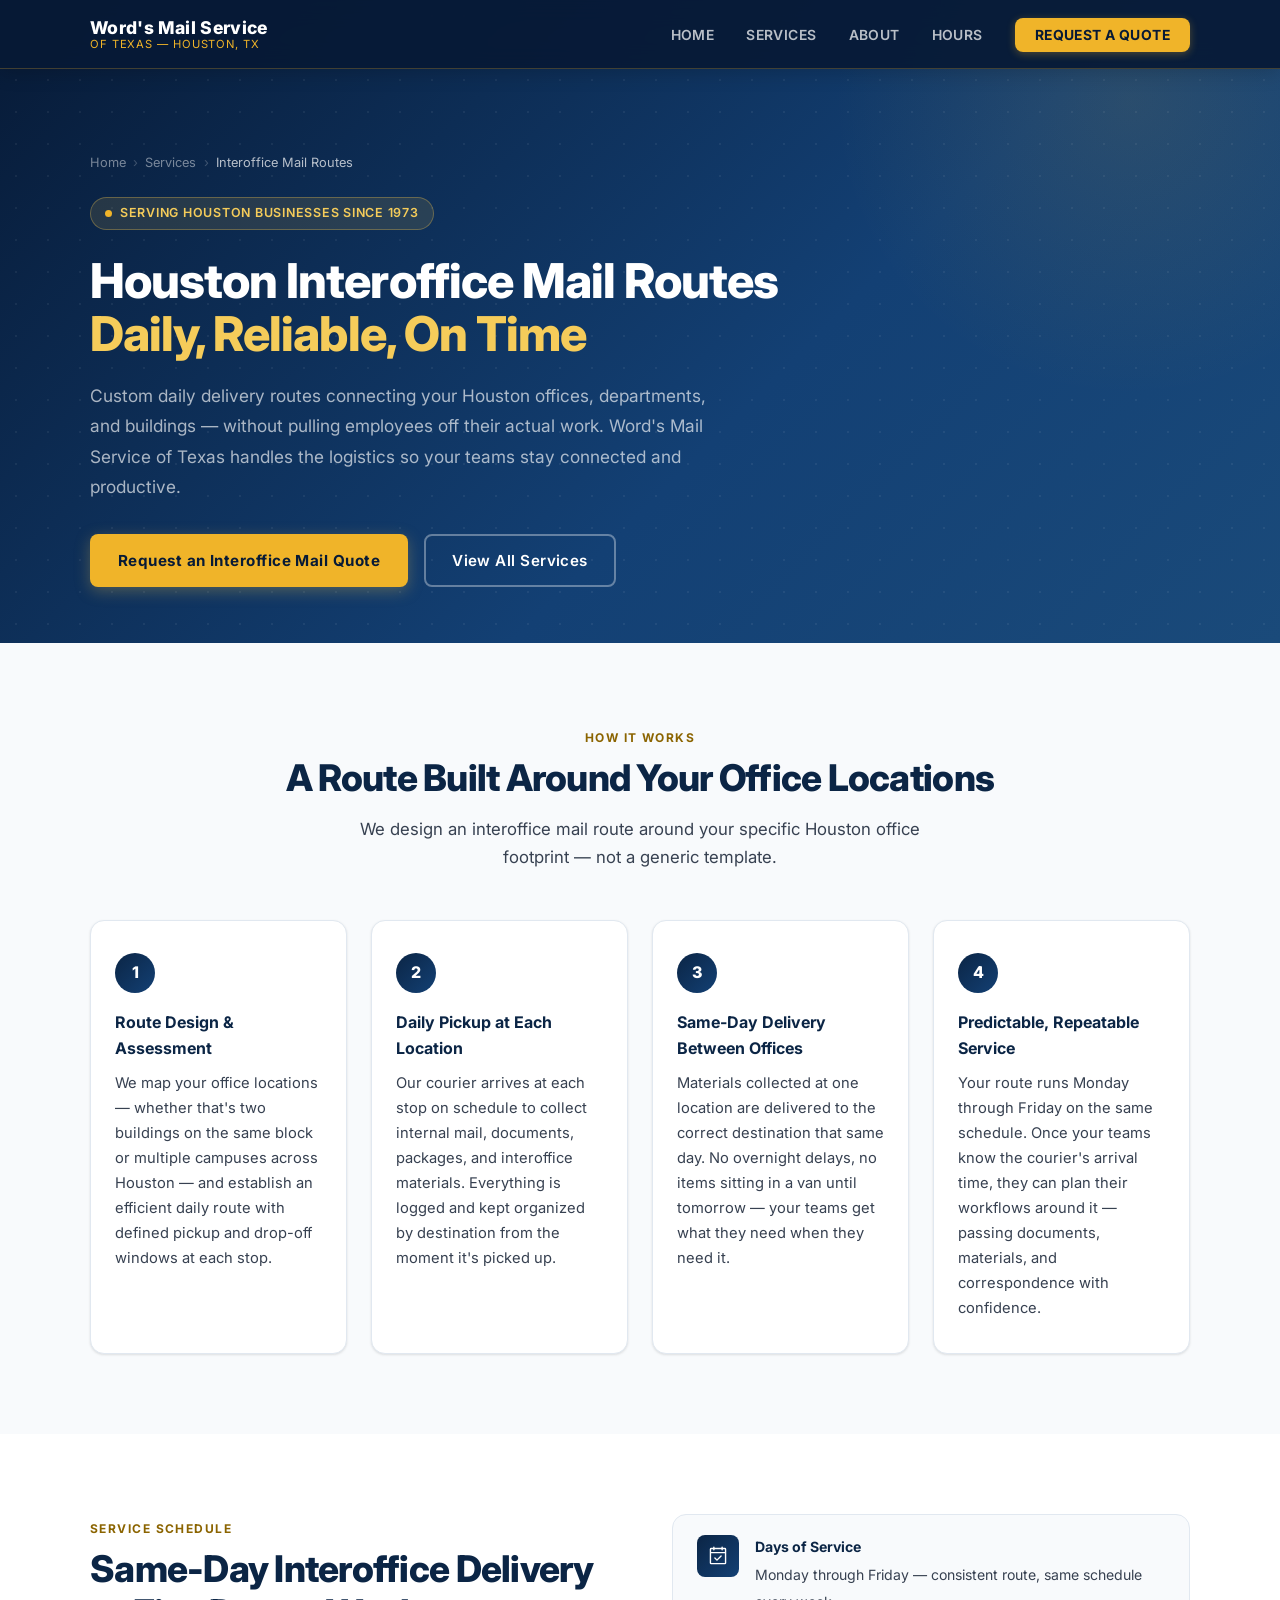
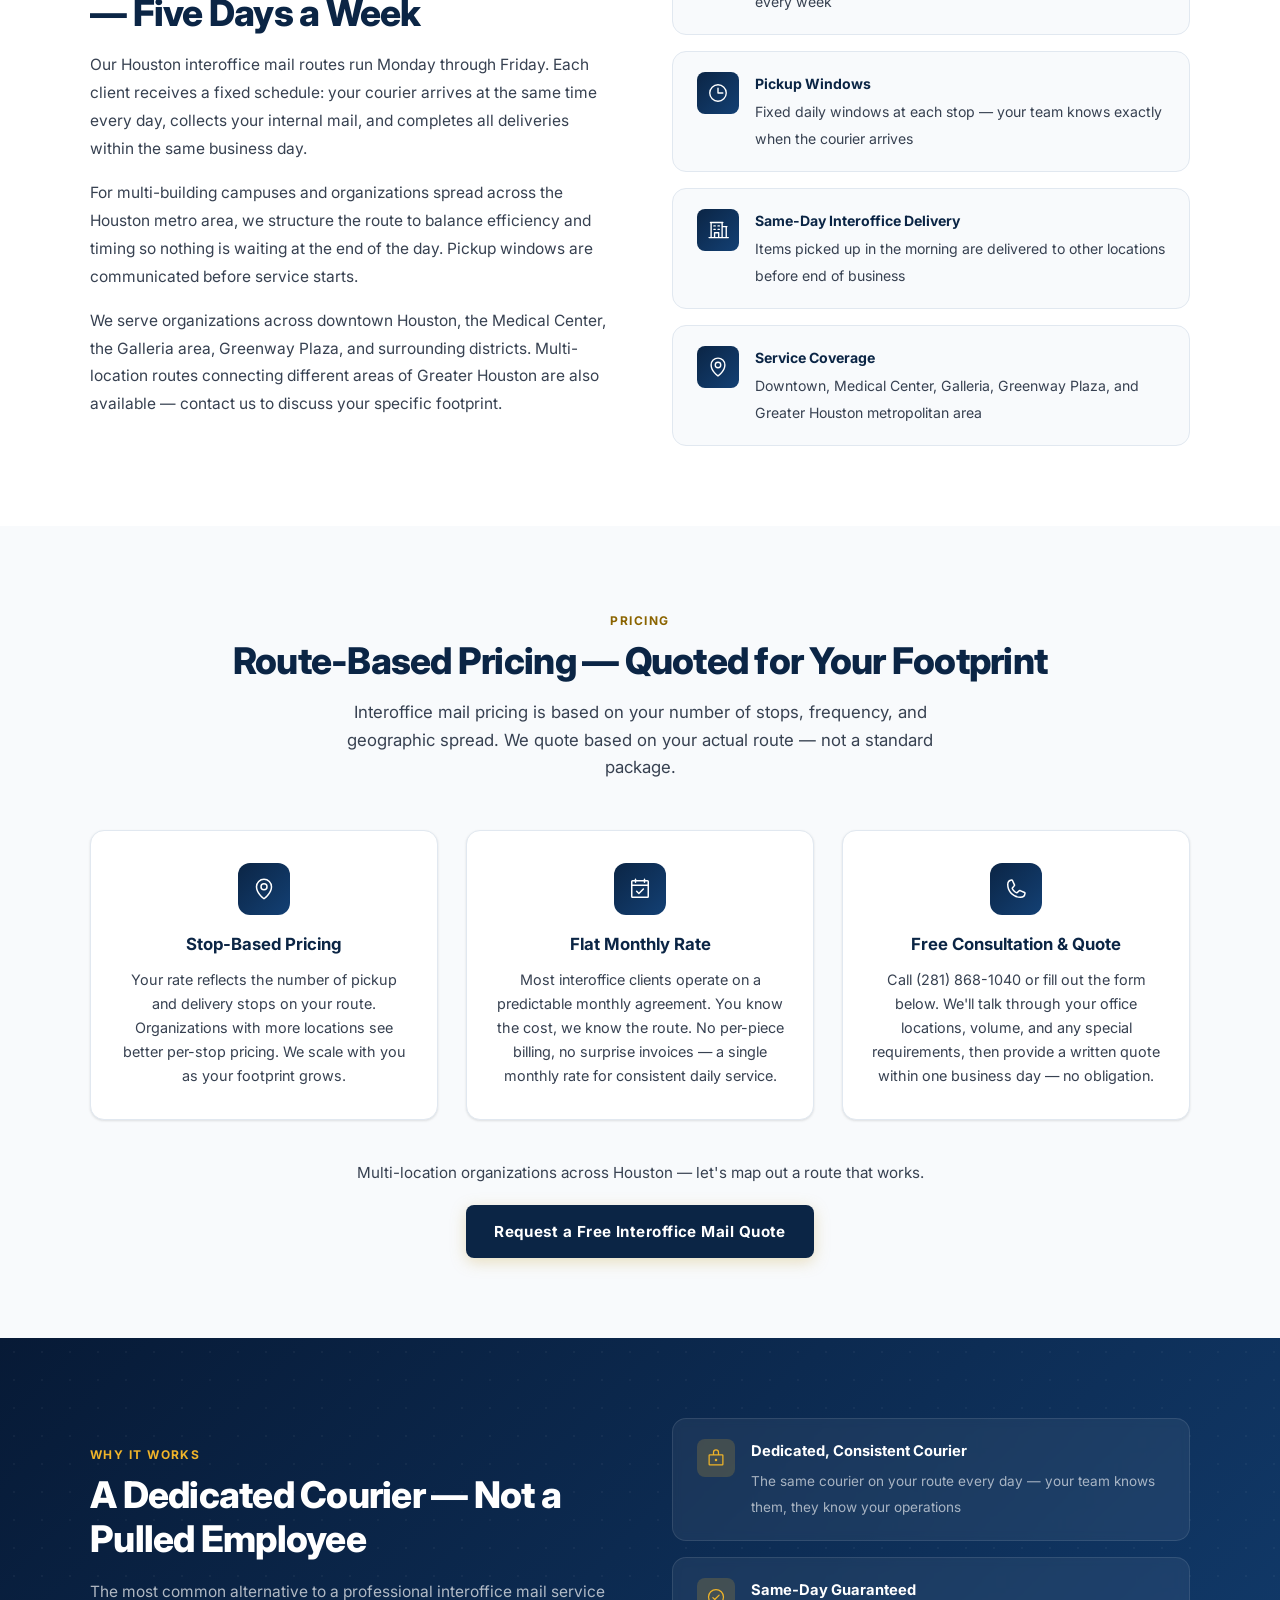
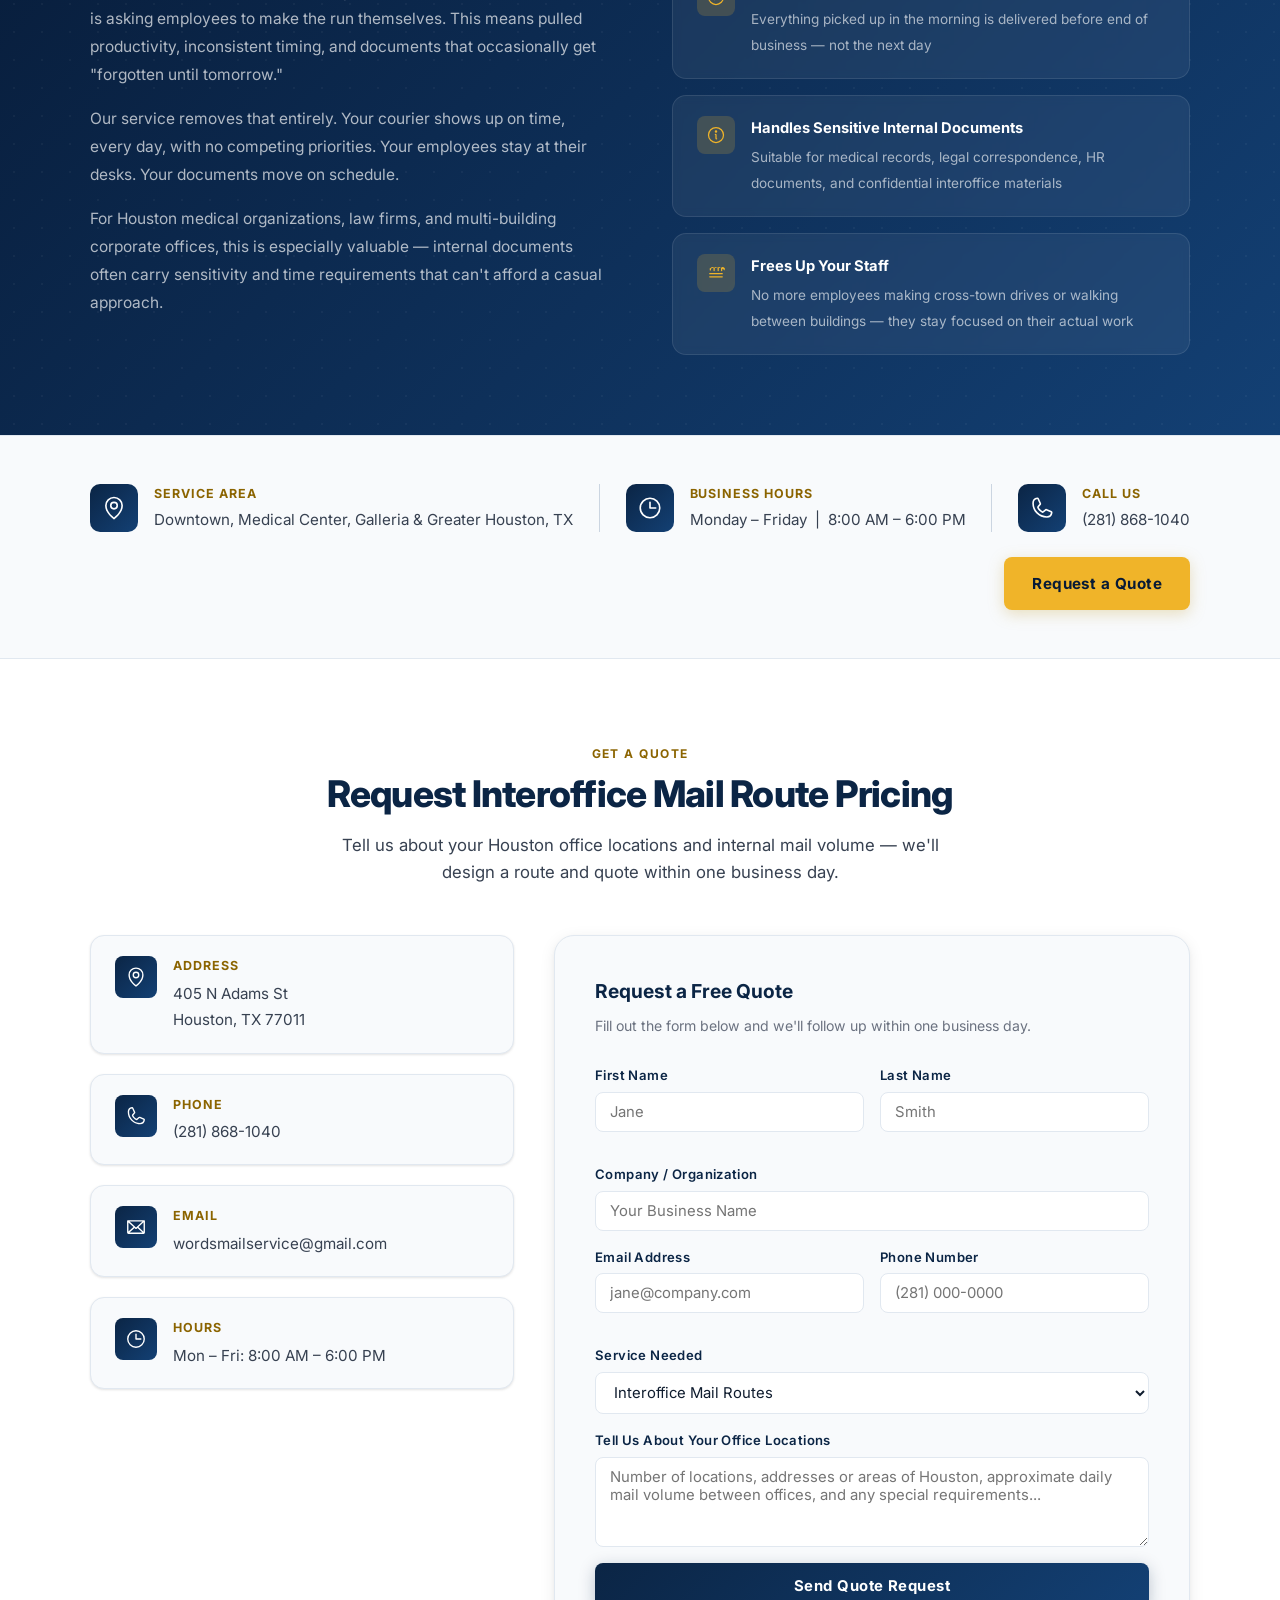
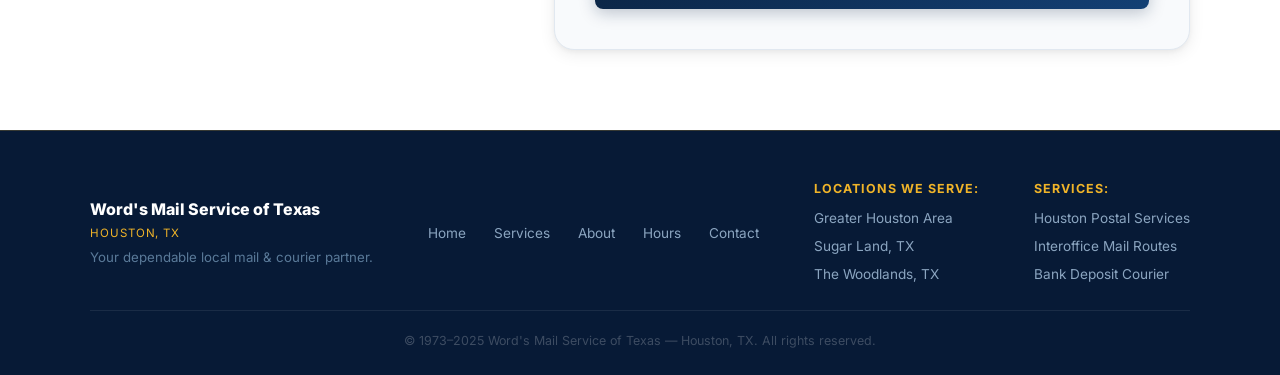
<file: interoffice-mail-houston.html>
<!DOCTYPE html>
<html lang="en">
<head>
  <meta charset="UTF-8">
  <meta name="viewport" content="width=device-width, initial-scale=1.0">
  <title>Interoffice Mail Routes Houston TX | Word's Mail Service of Texas</title>
  <meta name="description" content="Daily interoffice mail delivery routes connecting Houston offices, departments, and buildings. Word's Mail Service of Texas has served Houston businesses since 1973.">
  <meta name="robots" content="index, follow">
  <meta name="geo.region" content="US-TX">
  <meta name="geo.placename" content="Houston, Texas">

  <link rel="preconnect" href="https://fonts.googleapis.com">
  <link rel="preconnect" href="https://fonts.gstatic.com" crossorigin>
  <link href="https://fonts.googleapis.com/css2?family=Inter:wght@400;500;600;700;800&display=swap" rel="stylesheet">
  <link rel="icon" href="assets/favicon.svg" type="image/svg+xml">
  <link rel="stylesheet" href="style.css">
</head>
<body class="service-page">

  <!-- NAVIGATION -->
  <nav id="navbar" role="navigation" aria-label="Main navigation">
    <div class="container nav-inner">
      <a href="index.html" class="nav-logo" aria-label="Word's Mail Service of Texas — Home">
        <span class="logo-main">Word's Mail Service</span>
        <span class="logo-sub">of Texas &mdash; Houston, TX</span>
      </a>
      <button class="nav-toggle" id="navToggle" aria-label="Toggle navigation" aria-expanded="false">
        <span></span><span></span><span></span>
      </button>
      <ul class="nav-links" id="navLinks" role="list">
        <li><a href="index.html">Home</a></li>
        <li><a href="index.html#services">Services</a></li>
        <li><a href="index.html#about">About</a></li>
        <li><a href="index.html#hours">Hours</a></li>
        <li><a href="#contact" class="nav-cta">Request a Quote</a></li>
      </ul>
    </div>
  </nav>


  <!-- HERO -->
  <section class="service-hero" aria-label="Interoffice Mail Routes Houston">
    <div class="container">
      <div class="service-hero-inner">
        <nav class="breadcrumb" aria-label="Breadcrumb">
          <div class="breadcrumb-inner">
            <a href="index.html">Home</a>
            <span class="sep">›</span>
            <a href="index.html#services">Services</a>
            <span class="sep">›</span>
            <span class="current">Interoffice Mail Routes</span>
          </div>
        </nav>

        <div class="hero-badge">Serving Houston Businesses Since 1973</div>

        <h1>Houston Interoffice Mail Routes<br><span>Daily, Reliable, On Time</span></h1>

        <p class="hero-sub">
          Custom daily delivery routes connecting your Houston offices, departments, and buildings — without pulling employees off their actual work. Word's Mail Service of Texas handles the logistics so your teams stay connected and productive.
        </p>

        <div class="hero-actions">
          <a href="#contact" class="btn-primary">Request an Interoffice Mail Quote</a>
          <a href="index.html#services" class="btn-outline">View All Services</a>
        </div>
      </div>
    </div>
  </section>


  <!-- HOW IT WORKS -->
  <section class="how-it-works" aria-labelledby="how-heading">
    <div class="container">

      <div class="how-header reveal">
        <span class="section-label">How It Works</span>
        <h2 class="section-title" id="how-heading">A Route Built Around Your Office Locations</h2>
        <p class="section-intro">We design an interoffice mail route around your specific Houston office footprint — not a generic template.</p>
      </div>

      <div class="steps-grid">
        <div class="step-card reveal">
          <div class="step-num">1</div>
          <h3>Route Design &amp; Assessment</h3>
          <p>We map your office locations — whether that's two buildings on the same block or multiple campuses across Houston — and establish an efficient daily route with defined pickup and drop-off windows at each stop.</p>
        </div>
        <div class="step-card reveal reveal-delay-1">
          <div class="step-num">2</div>
          <h3>Daily Pickup at Each Location</h3>
          <p>Our courier arrives at each stop on schedule to collect internal mail, documents, packages, and interoffice materials. Everything is logged and kept organized by destination from the moment it's picked up.</p>
        </div>
        <div class="step-card reveal reveal-delay-2">
          <div class="step-num">3</div>
          <h3>Same-Day Delivery Between Offices</h3>
          <p>Materials collected at one location are delivered to the correct destination that same day. No overnight delays, no items sitting in a van until tomorrow — your teams get what they need when they need it.</p>
        </div>
        <div class="step-card reveal reveal-delay-3">
          <div class="step-num">4</div>
          <h3>Predictable, Repeatable Service</h3>
          <p>Your route runs Monday through Friday on the same schedule. Once your teams know the courier's arrival time, they can plan their workflows around it — passing documents, materials, and correspondence with confidence.</p>
        </div>
      </div>

    </div>
  </section>


  <!-- SCHEDULE -->
  <section class="schedule-section" aria-labelledby="schedule-heading">
    <div class="container">
      <div class="schedule-inner">

        <div class="schedule-content reveal">
          <span class="section-label">Service Schedule</span>
          <h2 class="section-title" id="schedule-heading">Same-Day Interoffice Delivery — Five Days a Week</h2>
          <p>
            Our Houston interoffice mail routes run Monday through Friday. Each client receives a fixed schedule: your courier arrives at the same time every day, collects your internal mail, and completes all deliveries within the same business day.
          </p>
          <p>
            For multi-building campuses and organizations spread across the Houston metro area, we structure the route to balance efficiency and timing so nothing is waiting at the end of the day. Pickup windows are communicated before service starts.
          </p>
          <p>
            We serve organizations across downtown Houston, the Medical Center, the Galleria area, Greenway Plaza, and surrounding districts. Multi-location routes connecting different areas of Greater Houston are also available — contact us to discuss your specific footprint.
          </p>
        </div>

        <div class="schedule-cards reveal reveal-delay-1">
          <div class="schedule-card">
            <div class="schedule-card-icon" aria-hidden="true"><img src="assets/calendar-check.svg" width="22" height="22" alt=""></div>
            <div class="schedule-card-text">
              <strong>Days of Service</strong>
              <span>Monday through Friday — consistent route, same schedule every week</span>
            </div>
          </div>
          <div class="schedule-card">
            <div class="schedule-card-icon" aria-hidden="true"><img src="assets/clock.svg" width="22" height="22" alt=""></div>
            <div class="schedule-card-text">
              <strong>Pickup Windows</strong>
              <span>Fixed daily windows at each stop — your team knows exactly when the courier arrives</span>
            </div>
          </div>
          <div class="schedule-card">
            <div class="schedule-card-icon" aria-hidden="true"><img src="assets/building-office.svg" width="22" height="22" alt=""></div>
            <div class="schedule-card-text">
              <strong>Same-Day Interoffice Delivery</strong>
              <span>Items picked up in the morning are delivered to other locations before end of business</span>
            </div>
          </div>
          <div class="schedule-card">
            <div class="schedule-card-icon" aria-hidden="true"><img src="assets/map-pin.svg" width="22" height="22" alt=""></div>
            <div class="schedule-card-text">
              <strong>Service Coverage</strong>
              <span>Downtown, Medical Center, Galleria, Greenway Plaza, and Greater Houston metropolitan area</span>
            </div>
          </div>
        </div>

      </div>
    </div>
  </section>


  <!-- PRICING -->
  <section class="pricing-section" aria-labelledby="pricing-heading">
    <div class="container">

      <div class="pricing-header reveal">
        <span class="section-label">Pricing</span>
        <h2 class="section-title" id="pricing-heading">Route-Based Pricing — Quoted for Your Footprint</h2>
        <p class="section-intro">Interoffice mail pricing is based on your number of stops, frequency, and geographic spread. We quote based on your actual route — not a standard package.</p>
      </div>

      <div class="pricing-grid">
        <div class="pricing-card reveal">
          <div class="pricing-card-icon" aria-hidden="true"><img src="assets/map-pin.svg" width="24" height="24" alt=""></div>
          <h3>Stop-Based Pricing</h3>
          <p>Your rate reflects the number of pickup and delivery stops on your route. Organizations with more locations see better per-stop pricing. We scale with you as your footprint grows.</p>
        </div>
        <div class="pricing-card reveal reveal-delay-1">
          <div class="pricing-card-icon" aria-hidden="true"><img src="assets/calendar-check.svg" width="24" height="24" alt=""></div>
          <h3>Flat Monthly Rate</h3>
          <p>Most interoffice clients operate on a predictable monthly agreement. You know the cost, we know the route. No per-piece billing, no surprise invoices — a single monthly rate for consistent daily service.</p>
        </div>
        <div class="pricing-card reveal reveal-delay-2">
          <div class="pricing-card-icon" aria-hidden="true"><img src="assets/phone.svg" width="24" height="24" alt=""></div>
          <h3>Free Consultation &amp; Quote</h3>
          <p>Call (281) 868-1040 or fill out the form below. We'll talk through your office locations, volume, and any special requirements, then provide a written quote within one business day — no obligation.</p>
        </div>
      </div>

      <div class="pricing-cta reveal">
        <p>Multi-location organizations across Houston — let's map out a route that works.</p>
        <a href="#contact" class="btn-primary" style="display: inline-block; background: var(--navy); color: var(--white);">Request a Free Interoffice Mail Quote</a>
      </div>

    </div>
  </section>


  <!-- RELIABILITY / WHY SECTION -->
  <section class="security-section" aria-labelledby="reliability-heading">
    <div class="container">
      <div class="security-inner">

        <div class="security-content reveal">
          <span class="section-label">Why It Works</span>
          <h2 class="section-title" id="reliability-heading">A Dedicated Courier — Not a Pulled Employee</h2>
          <p>
            The most common alternative to a professional interoffice mail service is asking employees to make the run themselves. This means pulled productivity, inconsistent timing, and documents that occasionally get "forgotten until tomorrow."
          </p>
          <p>
            Our service removes that entirely. Your courier shows up on time, every day, with no competing priorities. Your employees stay at their desks. Your documents move on schedule.
          </p>
          <p>
            For Houston medical organizations, law firms, and multi-building corporate offices, this is especially valuable — internal documents often carry sensitivity and time requirements that can't afford a casual approach.
          </p>
        </div>

        <div class="security-items reveal reveal-delay-1">
          <div class="security-item">
            <div class="security-item-icon" aria-hidden="true">
              <svg xmlns="http://www.w3.org/2000/svg" width="20" height="20" fill="#F0B429" viewBox="0 0 256 256"><path d="M208,80H168V56a40,40,0,0,0-80,0V80H48A16,16,0,0,0,32,96V208a16,16,0,0,0,16,16H208a16,16,0,0,0,16-16V96A16,16,0,0,0,208,80ZM104,56a24,24,0,0,1,48,0V80H104ZM208,208H48V96H208V208Z"/><circle cx="128" cy="152" r="16"/></svg>
            </div>
            <div class="security-item-text">
              <strong>Dedicated, Consistent Courier</strong>
              <span>The same courier on your route every day — your team knows them, they know your operations</span>
            </div>
          </div>
          <div class="security-item">
            <div class="security-item-icon" aria-hidden="true">
              <svg xmlns="http://www.w3.org/2000/svg" width="20" height="20" fill="#F0B429" viewBox="0 0 256 256"><path d="M173.66,98.34a8,8,0,0,1,0,11.32l-56,56a8,8,0,0,1-11.32,0l-24-24a8,8,0,0,1,11.32-11.32L112,148.69l50.34-50.35A8,8,0,0,1,173.66,98.34ZM232,128A104,104,0,1,1,128,24,104.11,104.11,0,0,1,232,128Zm-16,0a88,88,0,1,0-88,88A88.1,88.1,0,0,0,216,128Z"/></svg>
            </div>
            <div class="security-item-text">
              <strong>Same-Day Guaranteed</strong>
              <span>Everything picked up in the morning is delivered before end of business — not the next day</span>
            </div>
          </div>
          <div class="security-item">
            <div class="security-item-icon" aria-hidden="true">
              <svg xmlns="http://www.w3.org/2000/svg" width="20" height="20" fill="#F0B429" viewBox="0 0 256 256"><path d="M128,24A104,104,0,1,0,232,128,104.11,104.11,0,0,0,128,24Zm0,192a88,88,0,1,1,88-88A88.1,88.1,0,0,1,128,216Zm16-40a8,8,0,0,1-8,8,16,16,0,0,1-16-16V128a8,8,0,0,1,0-16,16,16,0,0,1,16,16v40A8,8,0,0,1,144,176ZM112,84a16,16,0,1,1,16,16A16,16,0,0,1,112,84Z"/></svg>
            </div>
            <div class="security-item-text">
              <strong>Handles Sensitive Internal Documents</strong>
              <span>Suitable for medical records, legal correspondence, HR documents, and confidential interoffice materials</span>
            </div>
          </div>
          <div class="security-item">
            <div class="security-item-icon" aria-hidden="true">
              <svg xmlns="http://www.w3.org/2000/svg" width="20" height="20" fill="#F0B429" viewBox="0 0 256 256"><path d="M243.28,68.24l-24-16a8,8,0,0,0-8.56,0L192,60.75l-18.72-8.51a8,8,0,0,0-6.56,0L148,60.75l-18.72-8.51a8,8,0,0,0-6.56,0l-18.72,8.51L85.28,52.24a8,8,0,0,0-8.56,0l-24,16A8,8,0,0,0,48,68V88a8,8,0,0,0,16,0V72.79L82.72,61.51,96,67.25V96a8,8,0,0,0,16,0V67.25l18.72-8.51L148,67.25V96a8,8,0,0,0,16,0V67.25l18.72-8.51L192,67.25V96a8,8,0,0,0,16,0V72.79l18.72,11.28A8,8,0,0,0,240,88V68A8,8,0,0,0,243.28,68.24ZM208,128H48a8,8,0,0,0,0,16H208a8,8,0,0,0,0-16Zm0,40H48a8,8,0,0,0,0,16H208a8,8,0,0,0,0-16Z"/></svg>
            </div>
            <div class="security-item-text">
              <strong>Frees Up Your Staff</strong>
              <span>No more employees making cross-town drives or walking between buildings — they stay focused on their actual work</span>
            </div>
          </div>
        </div>

      </div>
    </div>
  </section>


  <!-- HOURS STRIP -->
  <section id="hours" aria-label="Contact and hours">
    <div class="container hours-inner">
      <div class="hours-block">
        <div class="hours-icon" aria-hidden="true"><img src="assets/map-pin.svg" width="26" height="26" alt=""></div>
        <div class="hours-block-text">
          <strong>Service Area</strong>
          <span>Downtown, Medical Center, Galleria &amp; Greater Houston, TX</span>
        </div>
      </div>
      <div class="hours-divider" aria-hidden="true"></div>
      <div class="hours-block">
        <div class="hours-icon" aria-hidden="true"><img src="assets/clock.svg" width="26" height="26" alt=""></div>
        <div class="hours-block-text">
          <strong>Business Hours</strong>
          <span>Monday &ndash; Friday &nbsp;|&nbsp; 8:00 AM &ndash; 6:00 PM</span>
        </div>
      </div>
      <div class="hours-divider" aria-hidden="true"></div>
      <div class="hours-block">
        <div class="hours-icon" aria-hidden="true"><img src="assets/phone.svg" width="26" height="26" alt=""></div>
        <div class="hours-block-text">
          <strong>Call Us</strong>
          <span>(281) 868-1040</span>
        </div>
      </div>
      <a href="#contact" class="btn-primary" style="white-space: nowrap;">Request a Quote</a>
    </div>
  </section>


  <!-- CONTACT / FORM -->
  <section id="contact" aria-labelledby="contact-heading">
    <div class="container">

      <div class="contact-header reveal">
        <span class="section-label">Get a Quote</span>
        <h2 class="section-title" id="contact-heading">Request Interoffice Mail Route Pricing</h2>
        <p class="section-intro">Tell us about your Houston office locations and internal mail volume — we'll design a route and quote within one business day.</p>
      </div>

      <div class="contact-grid">
        <div class="contact-info reveal">
          <div class="contact-item">
            <div class="contact-item-icon" aria-hidden="true"><img src="assets/map-pin.svg" width="22" height="22" alt=""></div>
            <div class="contact-item-text">
              <strong>Address</strong>
              <span>405 N Adams St<br>Houston, TX 77011</span>
            </div>
          </div>
          <div class="contact-item">
            <div class="contact-item-icon" aria-hidden="true"><img src="assets/phone.svg" width="22" height="22" alt=""></div>
            <div class="contact-item-text">
              <strong>Phone</strong>
              <a href="tel:+12818681040">(281) 868-1040</a>
            </div>
          </div>
          <div class="contact-item">
            <div class="contact-item-icon" aria-hidden="true"><img src="assets/envelope.svg" width="22" height="22" alt=""></div>
            <div class="contact-item-text">
              <strong>Email</strong>
              <a href="mailto:wordsmailservice@gmail.com">wordsmailservice@gmail.com</a>
            </div>
          </div>
          <div class="contact-item">
            <div class="contact-item-icon" aria-hidden="true"><img src="assets/clock.svg" width="22" height="22" alt=""></div>
            <div class="contact-item-text">
              <strong>Hours</strong>
              <span>Mon &ndash; Fri: 8:00 AM &ndash; 6:00 PM</span>
            </div>
          </div>
        </div>

        <form class="quote-form reveal reveal-delay-1" action="https://formspree.io/f/xvzwyblr" method="POST">
          <h3>Request a Free Quote</h3>
          <p>Fill out the form below and we'll follow up within one business day.</p>

          <div class="form-row">
            <div class="form-group">
              <label for="first-name">First Name</label>
              <input type="text" id="first-name" name="first-name" placeholder="Jane" autocomplete="given-name">
            </div>
            <div class="form-group">
              <label for="last-name">Last Name</label>
              <input type="text" id="last-name" name="last-name" placeholder="Smith" autocomplete="family-name">
            </div>
          </div>

          <div class="form-group">
            <label for="company">Company / Organization</label>
            <input type="text" id="company" name="company" placeholder="Your Business Name" autocomplete="organization">
          </div>

          <div class="form-row">
            <div class="form-group">
              <label for="email">Email Address</label>
              <input type="email" id="email" name="email" placeholder="jane@company.com" autocomplete="email">
            </div>
            <div class="form-group">
              <label for="phone">Phone Number</label>
              <input type="tel" id="phone" name="phone" placeholder="(281) 000-0000" autocomplete="tel">
            </div>
          </div>

          <div class="form-group">
            <label for="service">Service Needed</label>
            <select id="service" name="service">
              <option value="postal">Postal Services</option>
              <option value="interoffice" selected>Interoffice Mail Routes</option>
              <option value="bank-deposit">Bank Deposit Couriers</option>
              <option value="multiple">Multiple Services</option>
            </select>
          </div>

          <div class="form-group">
            <label for="message">Tell Us About Your Office Locations</label>
            <textarea id="message" name="message" placeholder="Number of locations, addresses or areas of Houston, approximate daily mail volume between offices, and any special requirements..."></textarea>
          </div>

          <button type="submit" class="form-submit">Send Quote Request</button>
        </form>
      </div>

    </div>
  </section>


  <!-- FOOTER -->
  <footer role="contentinfo">
    <div class="container">
      <div class="footer-inner">
        <div class="footer-brand">
          <div class="logo-main">Word's Mail Service of Texas</div>
          <div class="logo-sub">Houston, TX</div>
          <div class="footer-tagline">Your dependable local mail &amp; courier partner.</div>
        </div>
        <nav aria-label="Footer navigation">
          <ul class="footer-nav" role="list">
            <li><a href="index.html">Home</a></li>
            <li><a href="index.html#services">Services</a></li>
            <li><a href="index.html#about">About</a></li>
            <li><a href="index.html#hours">Hours</a></li>
            <li><a href="#contact">Contact</a></li>
          </ul>
        </nav>
        <div class="footer-locations">
          <strong>Locations We Serve:</strong>
          <ul>
            <li><a href="index.html">Greater Houston Area</a></li>
            <li><a href="sugar-land.html">Sugar Land, TX</a></li>
            <li><a href="the-woodlands.html">The Woodlands, TX</a></li>
          </ul>
        </div>

        <div class="footer-locations">
          <strong>Services:</strong>
          <ul>
            <li><a href="postal-services-houston.html">Houston Postal Services</a></li>
            <li><a href="interoffice-mail-houston.html">Interoffice Mail Routes</a></li>
            <li><a href="bank-deposit-courier.html">Bank Deposit Courier</a></li>
          </ul>
        </div>
      </div>
      <div class="footer-bottom">
        <p>&copy; 1973&ndash;2025 Word's Mail Service of Texas &mdash; Houston, TX. All rights reserved.</p>
      </div>
    </div>
  </footer>


  <script>
    var toggle = document.getElementById('navToggle');
    var links  = document.getElementById('navLinks');
    toggle.addEventListener('click', function () {
      var open = links.classList.toggle('open');
      toggle.setAttribute('aria-expanded', String(open));
    });
    links.querySelectorAll('a').forEach(function (a) {
      a.addEventListener('click', function () {
        links.classList.remove('open');
        toggle.setAttribute('aria-expanded', 'false');
      });
    });

    var navbar = document.getElementById('navbar');
    window.addEventListener('scroll', function () {
      navbar.classList.toggle('scrolled', window.scrollY > 30);
    }, { passive: true });

    var reveals = document.querySelectorAll('.reveal');
    if ('IntersectionObserver' in window) {
      var observer = new IntersectionObserver(function (entries) {
        entries.forEach(function (entry) {
          if (entry.isIntersecting) {
            entry.target.classList.add('visible');
            observer.unobserve(entry.target);
          }
        });
      }, { threshold: 0.12 });
      reveals.forEach(function (el) { observer.observe(el); });
    } else {
      reveals.forEach(function (el) { el.classList.add('visible'); });
    }
  </script>

</body>
</html>
</file>
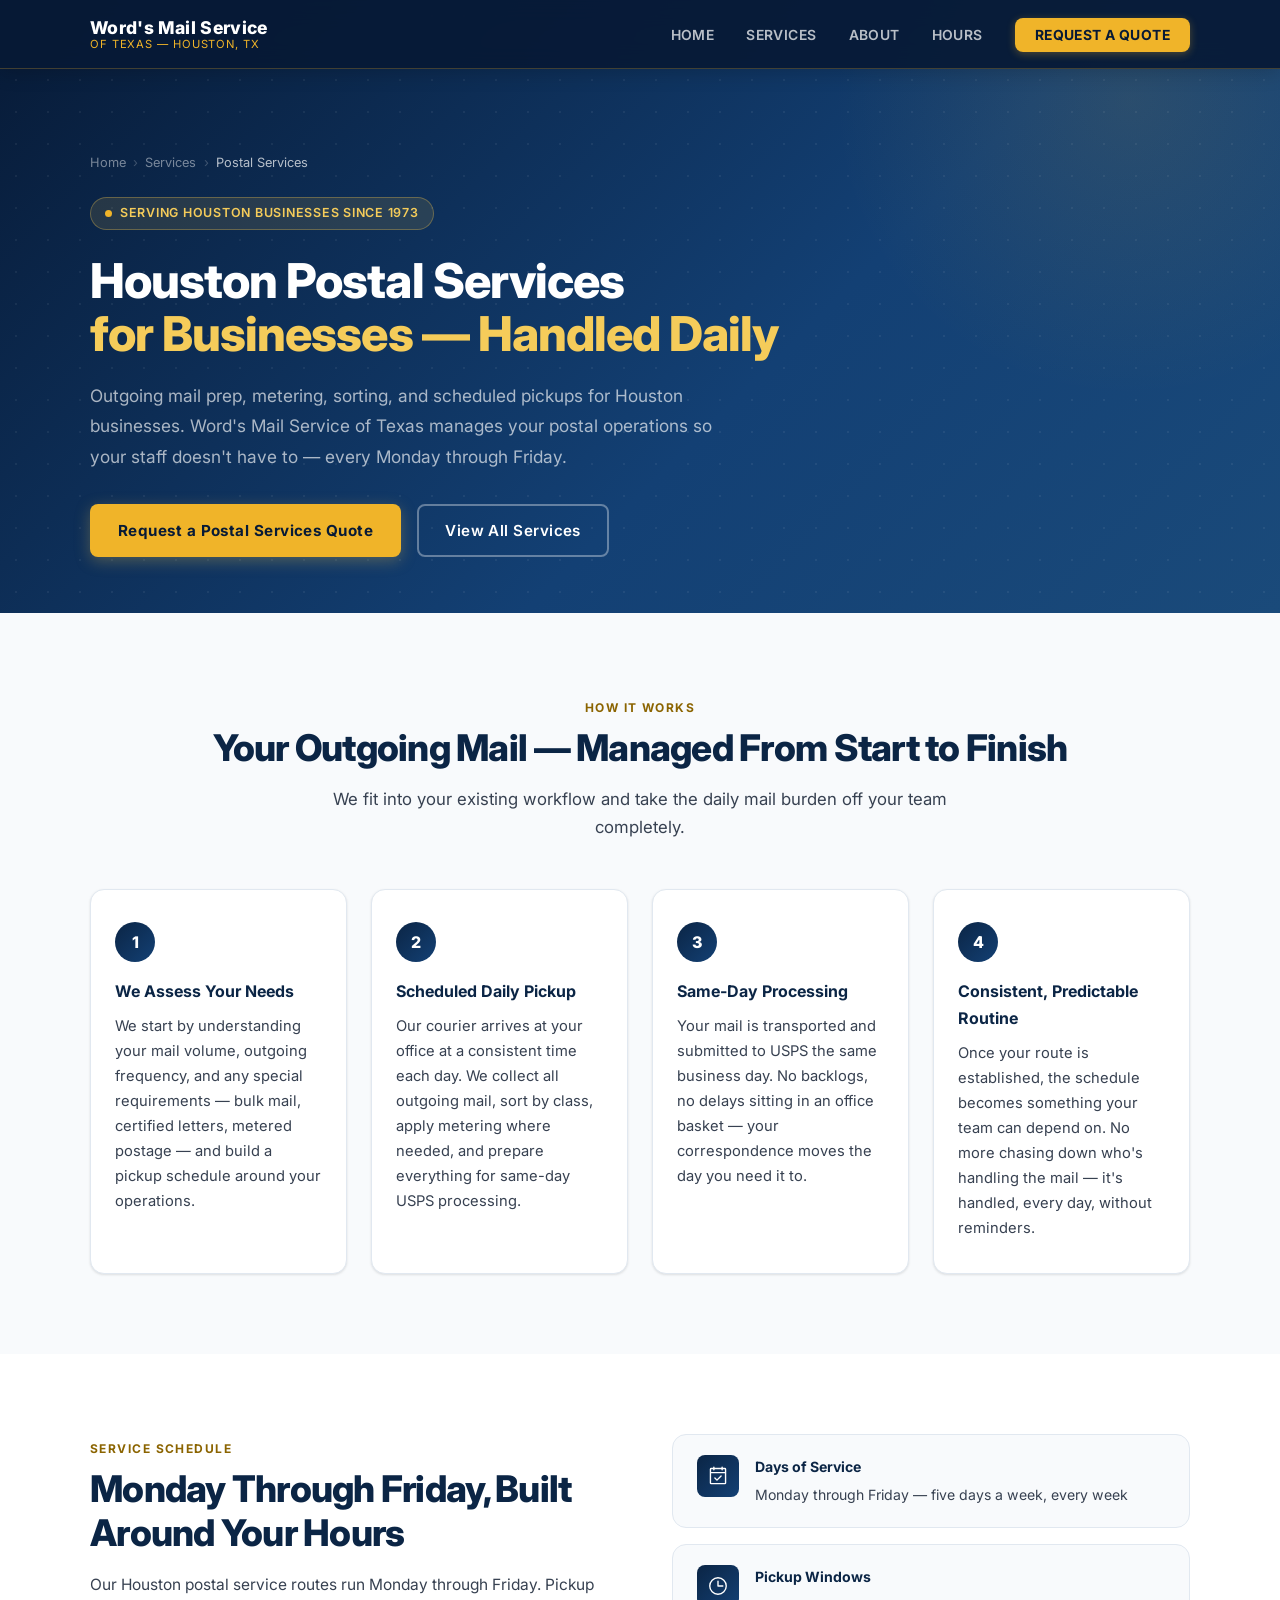
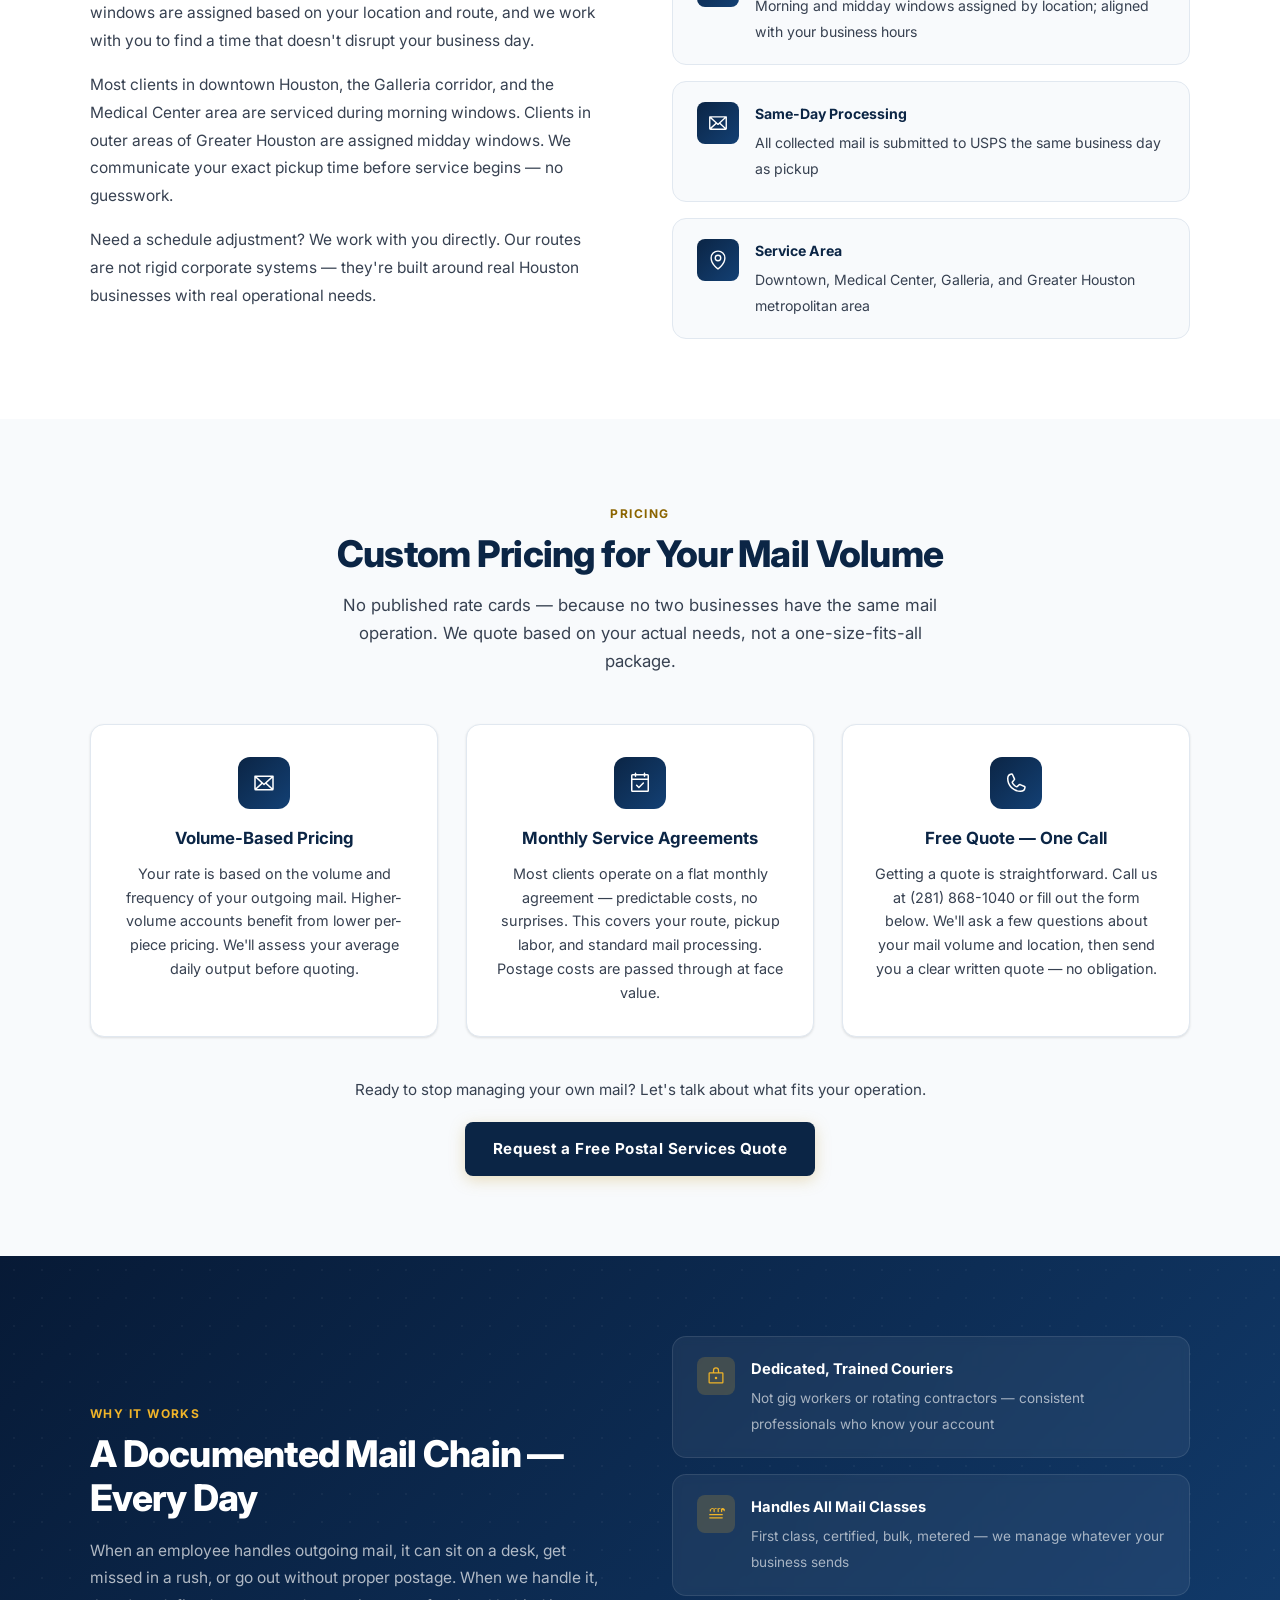
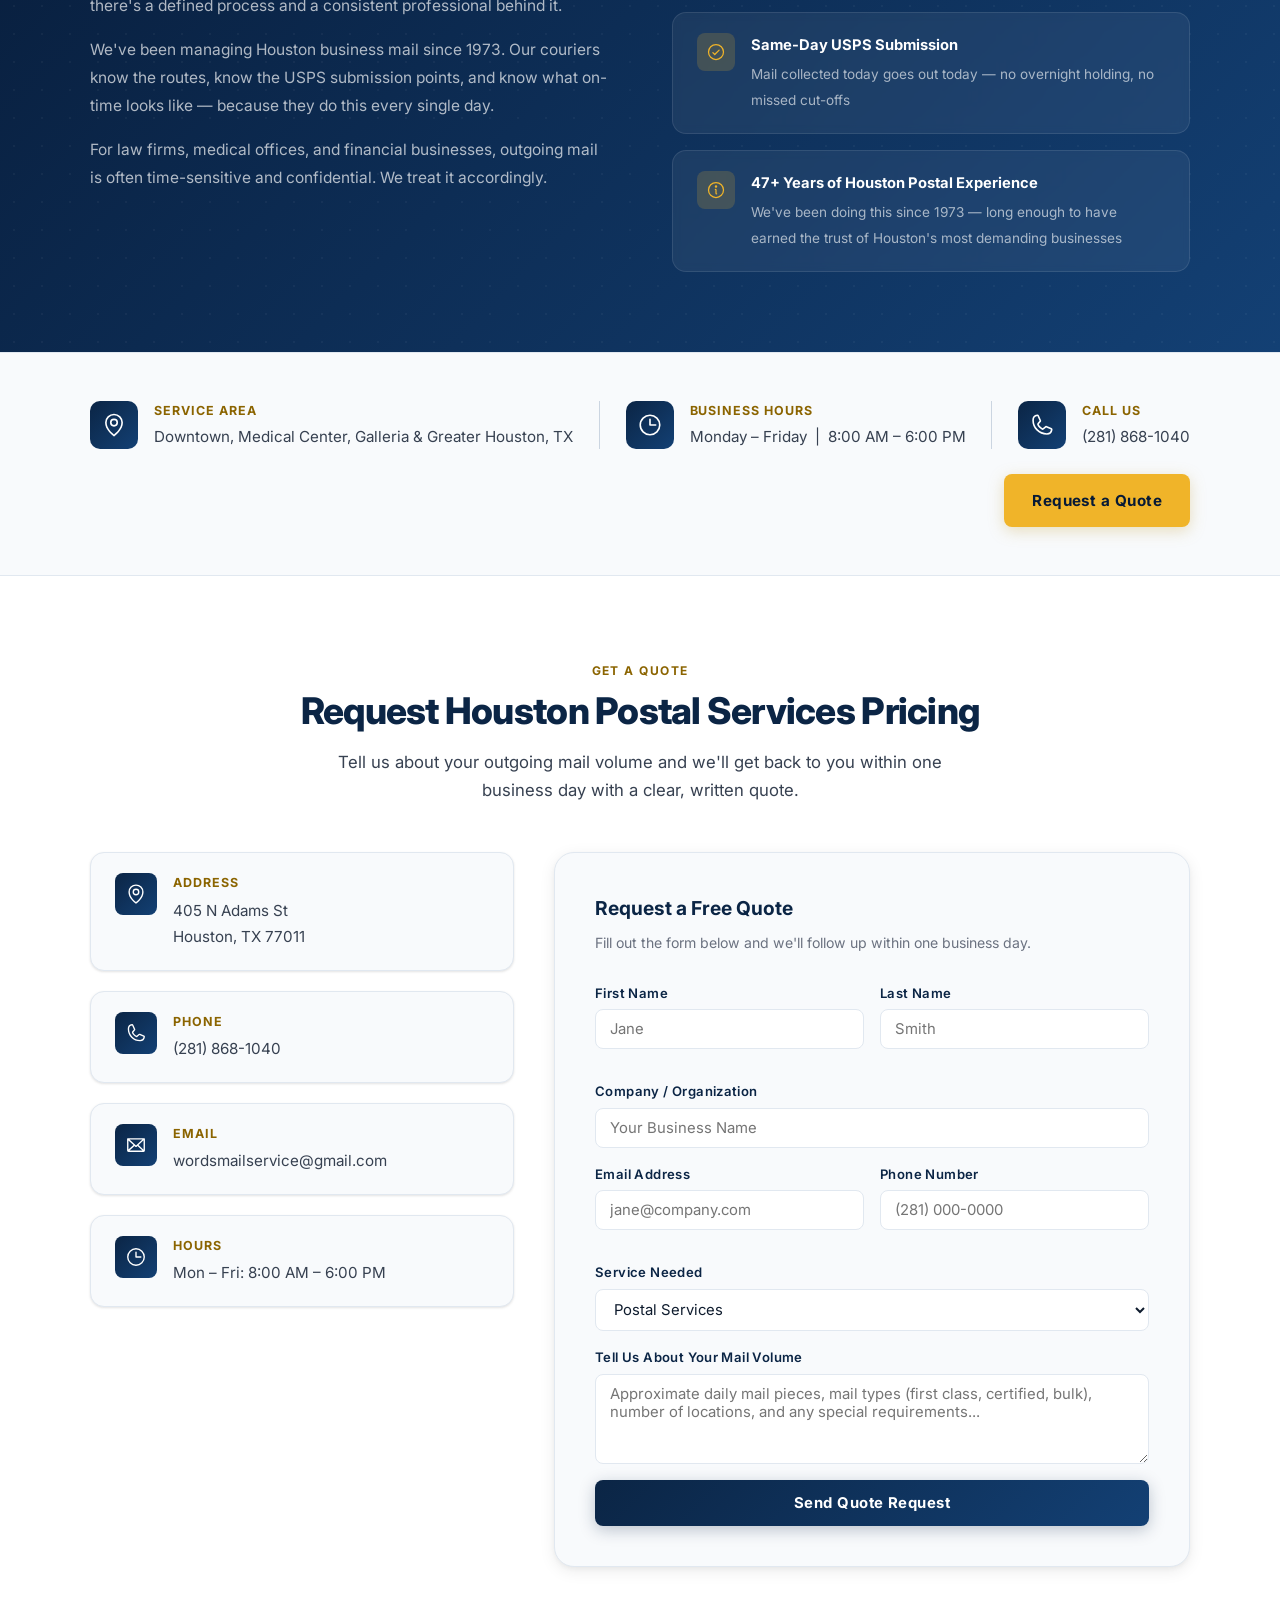
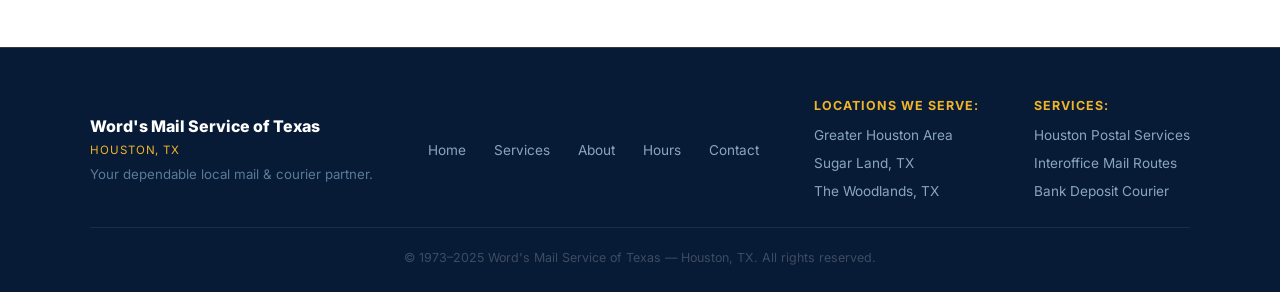
<file: postal-services-houston.html>
<!DOCTYPE html>
<html lang="en">
<head>
  <meta charset="UTF-8">
  <meta name="viewport" content="width=device-width, initial-scale=1.0">
  <title>Houston Postal Services for Businesses | Word's Mail Service of Texas</title>
  <meta name="description" content="Business postal services in Houston, TX — outgoing mail prep, metering, sorting, and scheduled pickups. Word's Mail Service of Texas has served Houston businesses since 1973.">
  <meta name="robots" content="index, follow">
  <meta name="geo.region" content="US-TX">
  <meta name="geo.placename" content="Houston, Texas">

  <link rel="preconnect" href="https://fonts.googleapis.com">
  <link rel="preconnect" href="https://fonts.gstatic.com" crossorigin>
  <link href="https://fonts.googleapis.com/css2?family=Inter:wght@400;500;600;700;800&display=swap" rel="stylesheet">
  <link rel="icon" href="assets/favicon.svg" type="image/svg+xml">
  <link rel="stylesheet" href="style.css">
</head>
<body class="service-page">

  <!-- NAVIGATION -->
  <nav id="navbar" role="navigation" aria-label="Main navigation">
    <div class="container nav-inner">

      <a href="index.html" class="nav-logo" aria-label="Word's Mail Service of Texas — Home">
        <span class="logo-main">Word's Mail Service</span>
        <span class="logo-sub">of Texas &mdash; Houston, TX</span>
      </a>

      <button class="nav-toggle" id="navToggle" aria-label="Toggle navigation" aria-expanded="false">
        <span></span><span></span><span></span>
      </button>

      <ul class="nav-links" id="navLinks" role="list">
        <li><a href="index.html">Home</a></li>
        <li><a href="index.html#services">Services</a></li>
        <li><a href="index.html#about">About</a></li>
        <li><a href="index.html#hours">Hours</a></li>
        <li><a href="#contact" class="nav-cta">Request a Quote</a></li>
      </ul>

    </div>
  </nav>


  <!-- HERO -->
  <section class="service-hero" aria-label="Postal Services Houston">
    <div class="container">
      <div class="service-hero-inner">
        <nav class="breadcrumb" aria-label="Breadcrumb">
          <div class="breadcrumb-inner">
            <a href="index.html">Home</a>
            <span class="sep">›</span>
            <a href="index.html#services">Services</a>
            <span class="sep">›</span>
            <span class="current">Postal Services</span>
          </div>
        </nav>

        <div class="hero-badge">Serving Houston Businesses Since 1973</div>

        <h1>Houston Postal Services<br><span>for Businesses — Handled Daily</span></h1>

        <p class="hero-sub">
          Outgoing mail prep, metering, sorting, and scheduled pickups for Houston businesses. Word's Mail Service of Texas manages your postal operations so your staff doesn't have to — every Monday through Friday.
        </p>

        <div class="hero-actions">
          <a href="#contact" class="btn-primary">Request a Postal Services Quote</a>
          <a href="index.html#services" class="btn-outline">View All Services</a>
        </div>
      </div>
    </div>
  </section>


  <!-- HOW IT WORKS -->
  <section class="how-it-works" aria-labelledby="how-heading">
    <div class="container">

      <div class="how-header reveal">
        <span class="section-label">How It Works</span>
        <h2 class="section-title" id="how-heading">Your Outgoing Mail — Managed From Start to Finish</h2>
        <p class="section-intro">We fit into your existing workflow and take the daily mail burden off your team completely.</p>
      </div>

      <div class="steps-grid">
        <div class="step-card reveal">
          <div class="step-num">1</div>
          <h3>We Assess Your Needs</h3>
          <p>We start by understanding your mail volume, outgoing frequency, and any special requirements — bulk mail, certified letters, metered postage — and build a pickup schedule around your operations.</p>
        </div>
        <div class="step-card reveal reveal-delay-1">
          <div class="step-num">2</div>
          <h3>Scheduled Daily Pickup</h3>
          <p>Our courier arrives at your office at a consistent time each day. We collect all outgoing mail, sort by class, apply metering where needed, and prepare everything for same-day USPS processing.</p>
        </div>
        <div class="step-card reveal reveal-delay-2">
          <div class="step-num">3</div>
          <h3>Same-Day Processing</h3>
          <p>Your mail is transported and submitted to USPS the same business day. No backlogs, no delays sitting in an office basket — your correspondence moves the day you need it to.</p>
        </div>
        <div class="step-card reveal reveal-delay-3">
          <div class="step-num">4</div>
          <h3>Consistent, Predictable Routine</h3>
          <p>Once your route is established, the schedule becomes something your team can depend on. No more chasing down who's handling the mail — it's handled, every day, without reminders.</p>
        </div>
      </div>

    </div>
  </section>


  <!-- SCHEDULE -->
  <section class="schedule-section" aria-labelledby="schedule-heading">
    <div class="container">
      <div class="schedule-inner">

        <div class="schedule-content reveal">
          <span class="section-label">Service Schedule</span>
          <h2 class="section-title" id="schedule-heading">Monday Through Friday, Built Around Your Hours</h2>
          <p>
            Our Houston postal service routes run Monday through Friday. Pickup windows are assigned based on your location and route, and we work with you to find a time that doesn't disrupt your business day.
          </p>
          <p>
            Most clients in downtown Houston, the Galleria corridor, and the Medical Center area are serviced during morning windows. Clients in outer areas of Greater Houston are assigned midday windows. We communicate your exact pickup time before service begins — no guesswork.
          </p>
          <p>
            Need a schedule adjustment? We work with you directly. Our routes are not rigid corporate systems — they're built around real Houston businesses with real operational needs.
          </p>
        </div>

        <div class="schedule-cards reveal reveal-delay-1">
          <div class="schedule-card">
            <div class="schedule-card-icon" aria-hidden="true"><img src="assets/calendar-check.svg" width="22" height="22" alt=""></div>
            <div class="schedule-card-text">
              <strong>Days of Service</strong>
              <span>Monday through Friday — five days a week, every week</span>
            </div>
          </div>
          <div class="schedule-card">
            <div class="schedule-card-icon" aria-hidden="true"><img src="assets/clock.svg" width="22" height="22" alt=""></div>
            <div class="schedule-card-text">
              <strong>Pickup Windows</strong>
              <span>Morning and midday windows assigned by location; aligned with your business hours</span>
            </div>
          </div>
          <div class="schedule-card">
            <div class="schedule-card-icon" aria-hidden="true"><img src="assets/envelope.svg" width="22" height="22" alt=""></div>
            <div class="schedule-card-text">
              <strong>Same-Day Processing</strong>
              <span>All collected mail is submitted to USPS the same business day as pickup</span>
            </div>
          </div>
          <div class="schedule-card">
            <div class="schedule-card-icon" aria-hidden="true"><img src="assets/map-pin.svg" width="22" height="22" alt=""></div>
            <div class="schedule-card-text">
              <strong>Service Area</strong>
              <span>Downtown, Medical Center, Galleria, and Greater Houston metropolitan area</span>
            </div>
          </div>
        </div>

      </div>
    </div>
  </section>


  <!-- PRICING -->
  <section class="pricing-section" aria-labelledby="pricing-heading">
    <div class="container">

      <div class="pricing-header reveal">
        <span class="section-label">Pricing</span>
        <h2 class="section-title" id="pricing-heading">Custom Pricing for Your Mail Volume</h2>
        <p class="section-intro">No published rate cards — because no two businesses have the same mail operation. We quote based on your actual needs, not a one-size-fits-all package.</p>
      </div>

      <div class="pricing-grid">
        <div class="pricing-card reveal">
          <div class="pricing-card-icon" aria-hidden="true"><img src="assets/envelope.svg" width="24" height="24" alt=""></div>
          <h3>Volume-Based Pricing</h3>
          <p>Your rate is based on the volume and frequency of your outgoing mail. Higher-volume accounts benefit from lower per-piece pricing. We'll assess your average daily output before quoting.</p>
        </div>
        <div class="pricing-card reveal reveal-delay-1">
          <div class="pricing-card-icon" aria-hidden="true"><img src="assets/calendar-check.svg" width="24" height="24" alt=""></div>
          <h3>Monthly Service Agreements</h3>
          <p>Most clients operate on a flat monthly agreement — predictable costs, no surprises. This covers your route, pickup labor, and standard mail processing. Postage costs are passed through at face value.</p>
        </div>
        <div class="pricing-card reveal reveal-delay-2">
          <div class="pricing-card-icon" aria-hidden="true"><img src="assets/phone.svg" width="24" height="24" alt=""></div>
          <h3>Free Quote — One Call</h3>
          <p>Getting a quote is straightforward. Call us at (281) 868-1040 or fill out the form below. We'll ask a few questions about your mail volume and location, then send you a clear written quote — no obligation.</p>
        </div>
      </div>

      <div class="pricing-cta reveal">
        <p>Ready to stop managing your own mail? Let's talk about what fits your operation.</p>
        <a href="#contact" class="btn-primary" style="display: inline-block; background: var(--navy); color: var(--white);">Request a Free Postal Services Quote</a>
      </div>

    </div>
  </section>


  <!-- SECURITY / RELIABILITY -->
  <section class="security-section" aria-labelledby="reliability-heading">
    <div class="container">
      <div class="security-inner">

        <div class="security-content reveal">
          <span class="section-label">Why It Works</span>
          <h2 class="section-title" id="reliability-heading">A Documented Mail Chain — Every Day</h2>
          <p>
            When an employee handles outgoing mail, it can sit on a desk, get missed in a rush, or go out without proper postage. When we handle it, there's a defined process and a consistent professional behind it.
          </p>
          <p>
            We've been managing Houston business mail since 1973. Our couriers know the routes, know the USPS submission points, and know what on-time looks like — because they do this every single day.
          </p>
          <p>
            For law firms, medical offices, and financial businesses, outgoing mail is often time-sensitive and confidential. We treat it accordingly.
          </p>
        </div>

        <div class="security-items reveal reveal-delay-1">
          <div class="security-item">
            <div class="security-item-icon" aria-hidden="true">
              <svg xmlns="http://www.w3.org/2000/svg" width="20" height="20" fill="#F0B429" viewBox="0 0 256 256"><path d="M208,80H168V56a40,40,0,0,0-80,0V80H48A16,16,0,0,0,32,96V208a16,16,0,0,0,16,16H208a16,16,0,0,0,16-16V96A16,16,0,0,0,208,80ZM104,56a24,24,0,0,1,48,0V80H104ZM208,208H48V96H208V208Z"/><circle cx="128" cy="152" r="16"/></svg>
            </div>
            <div class="security-item-text">
              <strong>Dedicated, Trained Couriers</strong>
              <span>Not gig workers or rotating contractors — consistent professionals who know your account</span>
            </div>
          </div>
          <div class="security-item">
            <div class="security-item-icon" aria-hidden="true">
              <svg xmlns="http://www.w3.org/2000/svg" width="20" height="20" fill="#F0B429" viewBox="0 0 256 256"><path d="M243.28,68.24l-24-16a8,8,0,0,0-8.56,0L192,60.75l-18.72-8.51a8,8,0,0,0-6.56,0L148,60.75l-18.72-8.51a8,8,0,0,0-6.56,0l-18.72,8.51L85.28,52.24a8,8,0,0,0-8.56,0l-24,16A8,8,0,0,0,48,68V88a8,8,0,0,0,16,0V72.79L82.72,61.51,96,67.25V96a8,8,0,0,0,16,0V67.25l18.72-8.51L148,67.25V96a8,8,0,0,0,16,0V67.25l18.72-8.51L192,67.25V96a8,8,0,0,0,16,0V72.79l18.72,11.28A8,8,0,0,0,240,88V68A8,8,0,0,0,243.28,68.24ZM208,128H48a8,8,0,0,0,0,16H208a8,8,0,0,0,0-16Zm0,40H48a8,8,0,0,0,0,16H208a8,8,0,0,0,0-16Z"/></svg>
            </div>
            <div class="security-item-text">
              <strong>Handles All Mail Classes</strong>
              <span>First class, certified, bulk, metered — we manage whatever your business sends</span>
            </div>
          </div>
          <div class="security-item">
            <div class="security-item-icon" aria-hidden="true">
              <svg xmlns="http://www.w3.org/2000/svg" width="20" height="20" fill="#F0B429" viewBox="0 0 256 256"><path d="M173.66,98.34a8,8,0,0,1,0,11.32l-56,56a8,8,0,0,1-11.32,0l-24-24a8,8,0,0,1,11.32-11.32L112,148.69l50.34-50.35A8,8,0,0,1,173.66,98.34ZM232,128A104,104,0,1,1,128,24,104.11,104.11,0,0,1,232,128Zm-16,0a88,88,0,1,0-88,88A88.1,88.1,0,0,0,216,128Z"/></svg>
            </div>
            <div class="security-item-text">
              <strong>Same-Day USPS Submission</strong>
              <span>Mail collected today goes out today — no overnight holding, no missed cut-offs</span>
            </div>
          </div>
          <div class="security-item">
            <div class="security-item-icon" aria-hidden="true">
              <svg xmlns="http://www.w3.org/2000/svg" width="20" height="20" fill="#F0B429" viewBox="0 0 256 256"><path d="M128,24A104,104,0,1,0,232,128,104.11,104.11,0,0,0,128,24Zm0,192a88,88,0,1,1,88-88A88.1,88.1,0,0,1,128,216Zm16-40a8,8,0,0,1-8,8,16,16,0,0,1-16-16V128a8,8,0,0,1,0-16,16,16,0,0,1,16,16v40A8,8,0,0,1,144,176ZM112,84a16,16,0,1,1,16,16A16,16,0,0,1,112,84Z"/></svg>
            </div>
            <div class="security-item-text">
              <strong>47+ Years of Houston Postal Experience</strong>
              <span>We've been doing this since 1973 — long enough to have earned the trust of Houston's most demanding businesses</span>
            </div>
          </div>
        </div>

      </div>
    </div>
  </section>


  <!-- HOURS / CTA STRIP -->
  <section id="hours" aria-label="Contact and hours">
    <div class="container hours-inner">

      <div class="hours-block">
        <div class="hours-icon" aria-hidden="true"><img src="assets/map-pin.svg" width="26" height="26" alt=""></div>
        <div class="hours-block-text">
          <strong>Service Area</strong>
          <span>Downtown, Medical Center, Galleria &amp; Greater Houston, TX</span>
        </div>
      </div>

      <div class="hours-divider" aria-hidden="true"></div>

      <div class="hours-block">
        <div class="hours-icon" aria-hidden="true"><img src="assets/clock.svg" width="26" height="26" alt=""></div>
        <div class="hours-block-text">
          <strong>Business Hours</strong>
          <span>Monday &ndash; Friday &nbsp;|&nbsp; 8:00 AM &ndash; 6:00 PM</span>
        </div>
      </div>

      <div class="hours-divider" aria-hidden="true"></div>

      <div class="hours-block">
        <div class="hours-icon" aria-hidden="true"><img src="assets/phone.svg" width="26" height="26" alt=""></div>
        <div class="hours-block-text">
          <strong>Call Us</strong>
          <span>(281) 868-1040</span>
        </div>
      </div>
      <a href="#contact" class="btn-primary" style="white-space: nowrap;">Request a Quote</a>

    </div>
  </section>


  <!-- CONTACT / FORM -->
  <section id="contact" aria-labelledby="contact-heading">
    <div class="container">

      <div class="contact-header reveal">
        <span class="section-label">Get a Quote</span>
        <h2 class="section-title" id="contact-heading">Request Houston Postal Services Pricing</h2>
        <p class="section-intro">Tell us about your outgoing mail volume and we'll get back to you within one business day with a clear, written quote.</p>
      </div>

      <div class="contact-grid">

        <div class="contact-info reveal">
          <div class="contact-item">
            <div class="contact-item-icon" aria-hidden="true"><img src="assets/map-pin.svg" width="22" height="22" alt=""></div>
            <div class="contact-item-text">
              <strong>Address</strong>
              <span>405 N Adams St<br>Houston, TX 77011</span>
            </div>
          </div>
          <div class="contact-item">
            <div class="contact-item-icon" aria-hidden="true"><img src="assets/phone.svg" width="22" height="22" alt=""></div>
            <div class="contact-item-text">
              <strong>Phone</strong>
              <a href="tel:+12818681040">(281) 868-1040</a>
            </div>
          </div>
          <div class="contact-item">
            <div class="contact-item-icon" aria-hidden="true"><img src="assets/envelope.svg" width="22" height="22" alt=""></div>
            <div class="contact-item-text">
              <strong>Email</strong>
              <a href="mailto:wordsmailservice@gmail.com">wordsmailservice@gmail.com</a>
            </div>
          </div>
          <div class="contact-item">
            <div class="contact-item-icon" aria-hidden="true"><img src="assets/clock.svg" width="22" height="22" alt=""></div>
            <div class="contact-item-text">
              <strong>Hours</strong>
              <span>Mon &ndash; Fri: 8:00 AM &ndash; 6:00 PM</span>
            </div>
          </div>
        </div>

        <form class="quote-form reveal reveal-delay-1" action="https://formspree.io/f/xvzwyblr" method="POST">
          <h3>Request a Free Quote</h3>
          <p>Fill out the form below and we'll follow up within one business day.</p>

          <div class="form-row">
            <div class="form-group">
              <label for="first-name">First Name</label>
              <input type="text" id="first-name" name="first-name" placeholder="Jane" autocomplete="given-name">
            </div>
            <div class="form-group">
              <label for="last-name">Last Name</label>
              <input type="text" id="last-name" name="last-name" placeholder="Smith" autocomplete="family-name">
            </div>
          </div>

          <div class="form-group">
            <label for="company">Company / Organization</label>
            <input type="text" id="company" name="company" placeholder="Your Business Name" autocomplete="organization">
          </div>

          <div class="form-row">
            <div class="form-group">
              <label for="email">Email Address</label>
              <input type="email" id="email" name="email" placeholder="jane@company.com" autocomplete="email">
            </div>
            <div class="form-group">
              <label for="phone">Phone Number</label>
              <input type="tel" id="phone" name="phone" placeholder="(281) 000-0000" autocomplete="tel">
            </div>
          </div>

          <div class="form-group">
            <label for="service">Service Needed</label>
            <select id="service" name="service">
              <option value="postal" selected>Postal Services</option>
              <option value="interoffice">Interoffice Mail Routes</option>
              <option value="bank-deposit">Bank Deposit Couriers</option>
              <option value="multiple">Multiple Services</option>
            </select>
          </div>

          <div class="form-group">
            <label for="message">Tell Us About Your Mail Volume</label>
            <textarea id="message" name="message" placeholder="Approximate daily mail pieces, mail types (first class, certified, bulk), number of locations, and any special requirements..."></textarea>
          </div>

          <button type="submit" class="form-submit">Send Quote Request</button>
        </form>

      </div>
    </div>
  </section>


  <!-- FOOTER -->
  <footer role="contentinfo">
    <div class="container">

      <div class="footer-inner">
        <div class="footer-brand">
          <div class="logo-main">Word's Mail Service of Texas</div>
          <div class="logo-sub">Houston, TX</div>
          <div class="footer-tagline">Your dependable local mail &amp; courier partner.</div>
        </div>

        <nav aria-label="Footer navigation">
          <ul class="footer-nav" role="list">
            <li><a href="index.html">Home</a></li>
            <li><a href="index.html#services">Services</a></li>
            <li><a href="index.html#about">About</a></li>
            <li><a href="index.html#hours">Hours</a></li>
            <li><a href="#contact">Contact</a></li>
          </ul>
        </nav>

        <div class="footer-locations">
          <strong>Locations We Serve:</strong>
          <ul>
            <li><a href="index.html">Greater Houston Area</a></li>
            <li><a href="sugar-land.html">Sugar Land, TX</a></li>
            <li><a href="the-woodlands.html">The Woodlands, TX</a></li>
          </ul>
        </div>

        <div class="footer-locations">
          <strong>Services:</strong>
          <ul>
            <li><a href="postal-services-houston.html">Houston Postal Services</a></li>
            <li><a href="interoffice-mail-houston.html">Interoffice Mail Routes</a></li>
            <li><a href="bank-deposit-courier.html">Bank Deposit Courier</a></li>
          </ul>
        </div>
      </div>

      <div class="footer-bottom">
        <p>&copy; 1973&ndash;2025 Word's Mail Service of Texas &mdash; Houston, TX. All rights reserved.</p>
      </div>

    </div>
  </footer>


  <script>
    var toggle = document.getElementById('navToggle');
    var links  = document.getElementById('navLinks');
    toggle.addEventListener('click', function () {
      var open = links.classList.toggle('open');
      toggle.setAttribute('aria-expanded', String(open));
    });
    links.querySelectorAll('a').forEach(function (a) {
      a.addEventListener('click', function () {
        links.classList.remove('open');
        toggle.setAttribute('aria-expanded', 'false');
      });
    });

    var navbar = document.getElementById('navbar');
    window.addEventListener('scroll', function () {
      navbar.classList.toggle('scrolled', window.scrollY > 30);
    }, { passive: true });

    var reveals = document.querySelectorAll('.reveal');
    if ('IntersectionObserver' in window) {
      var observer = new IntersectionObserver(function (entries) {
        entries.forEach(function (entry) {
          if (entry.isIntersecting) {
            entry.target.classList.add('visible');
            observer.unobserve(entry.target);
          }
        });
      }, { threshold: 0.12 });
      reveals.forEach(function (el) { observer.observe(el); });
    } else {
      reveals.forEach(function (el) { el.classList.add('visible'); });
    }
  </script>

</body>
</html>
</file>
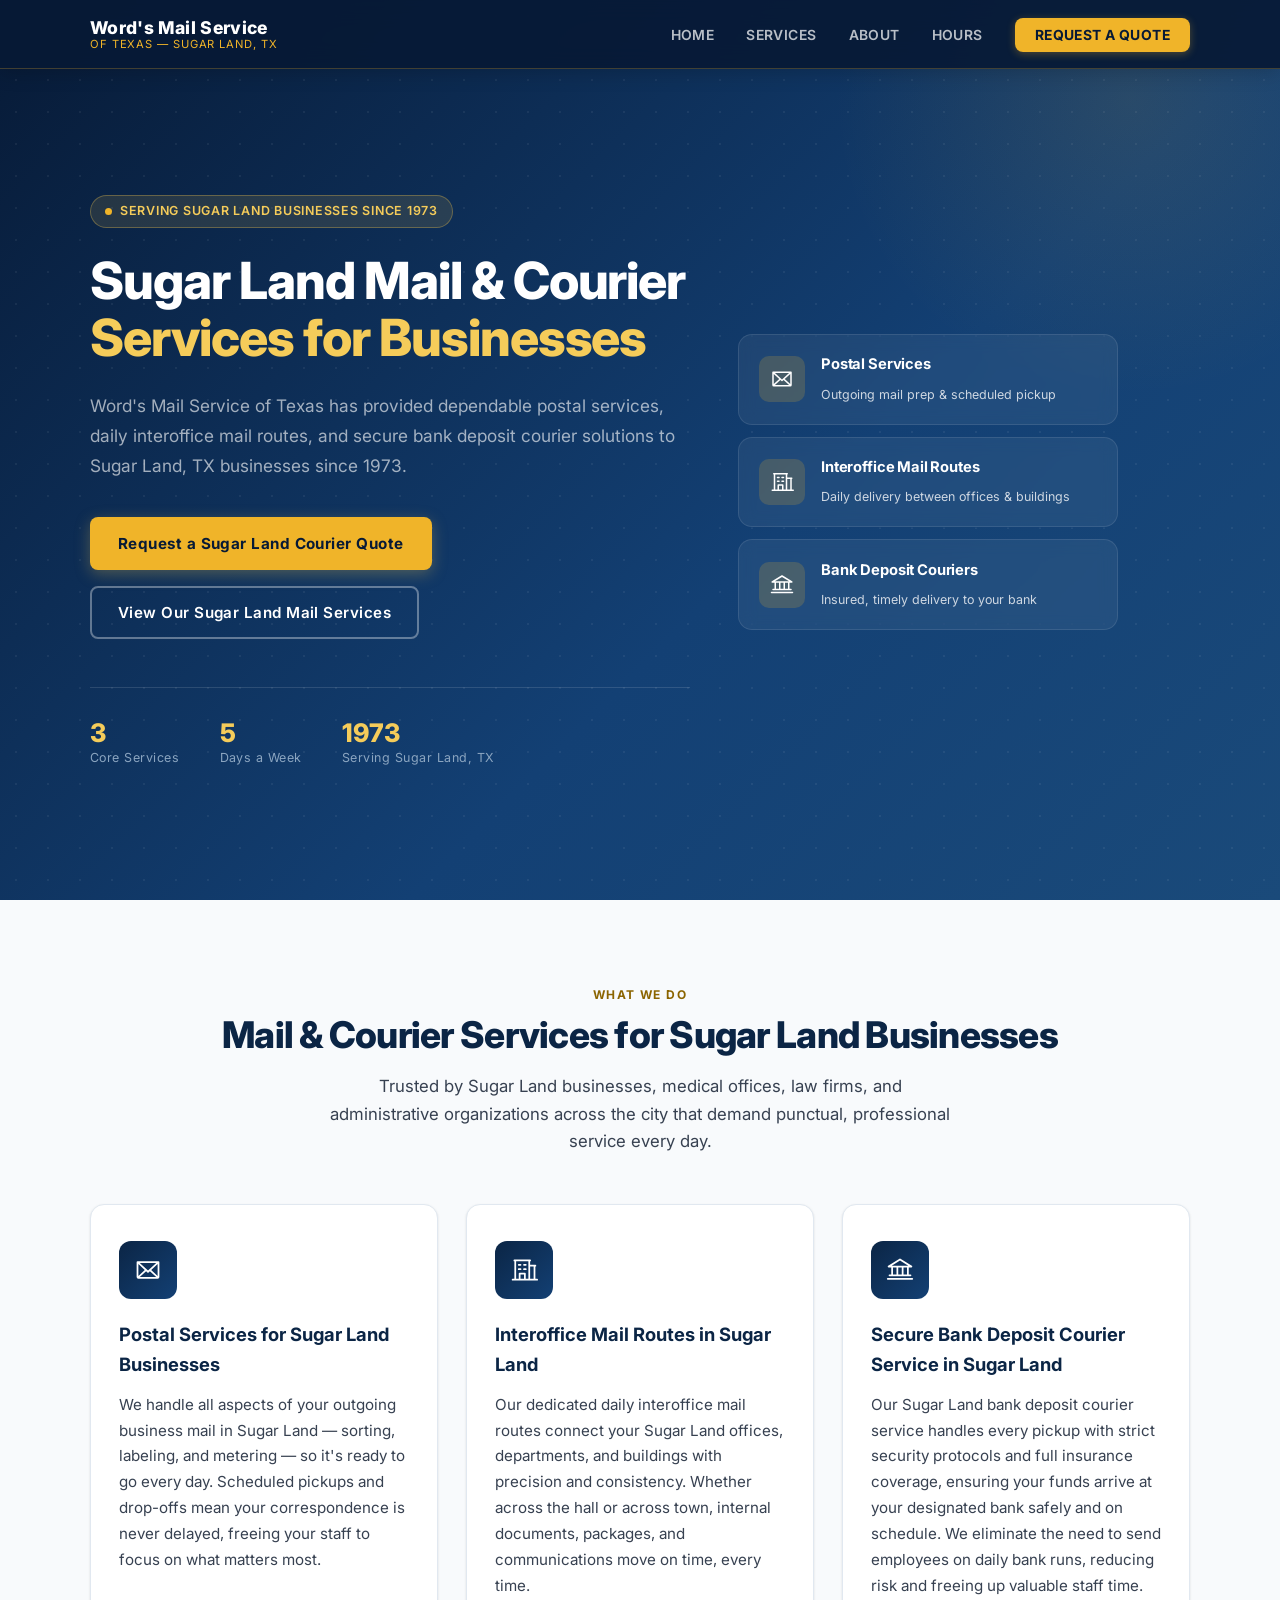
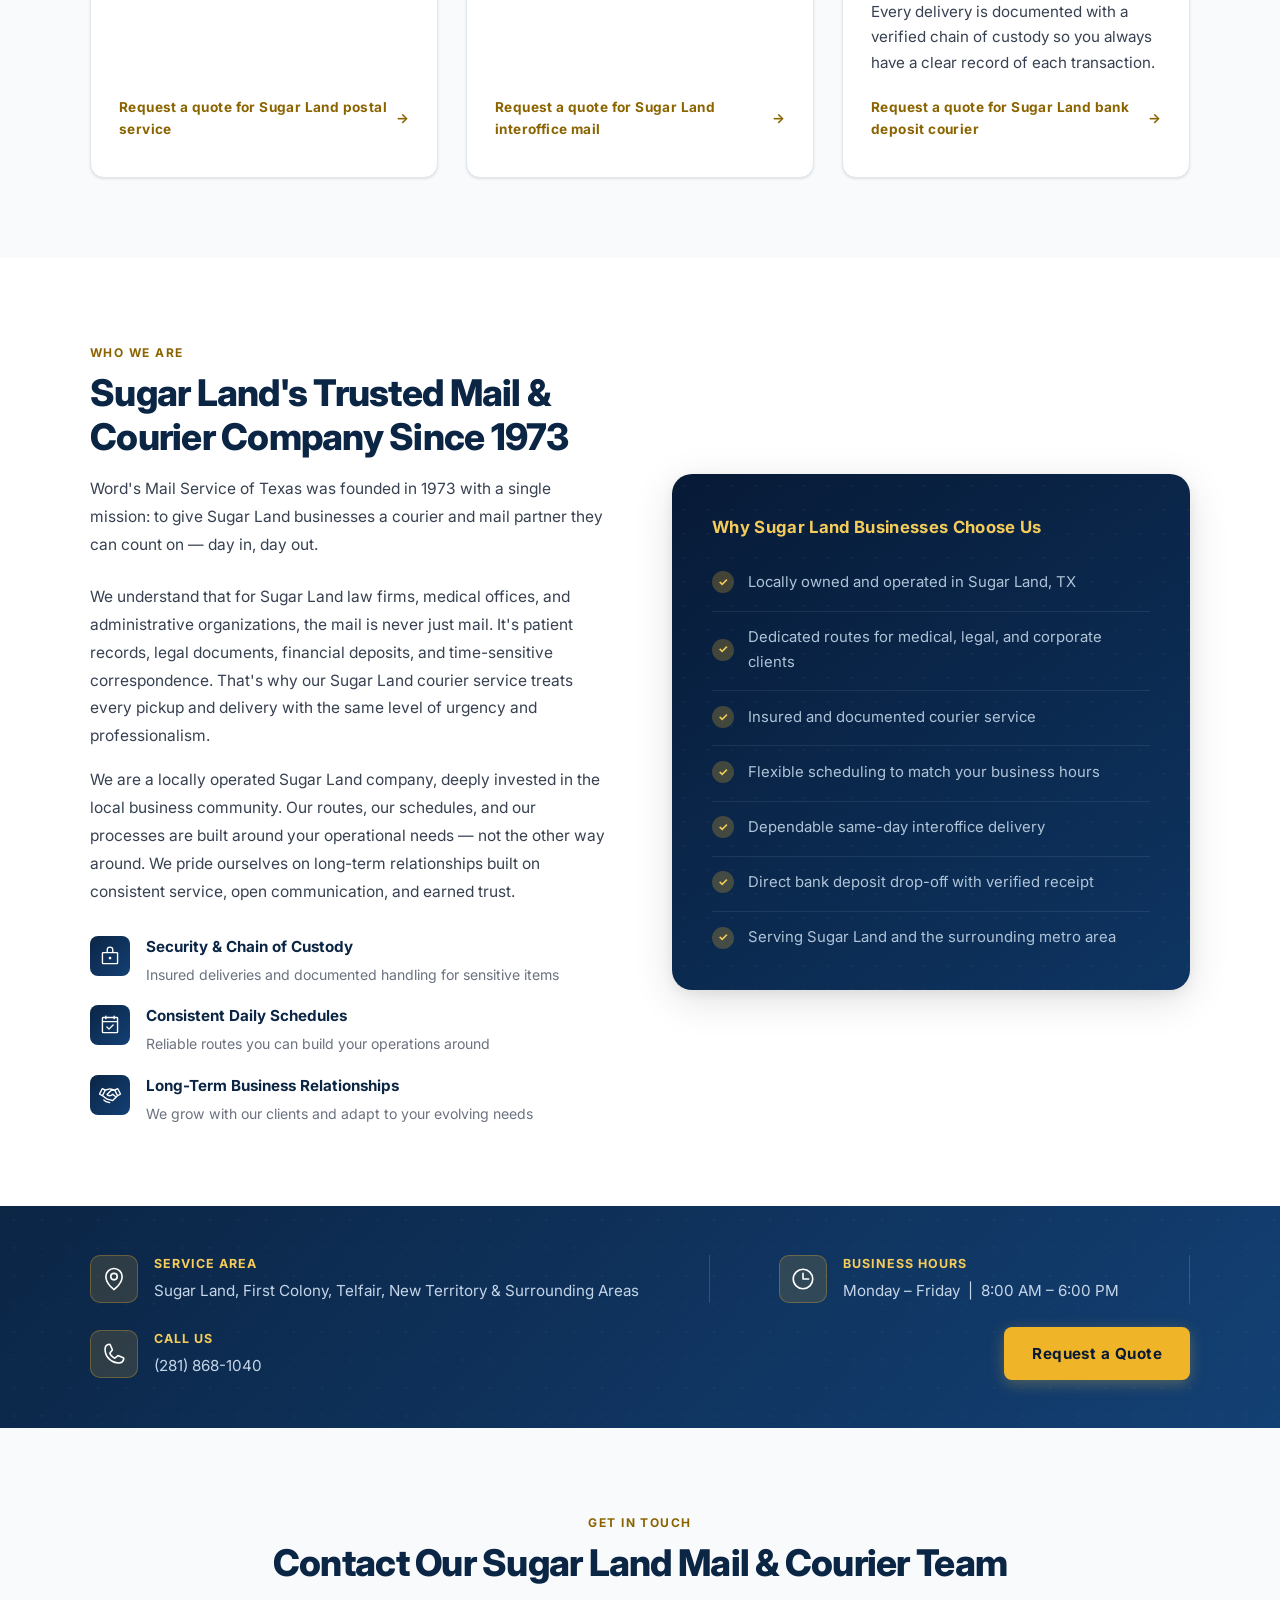
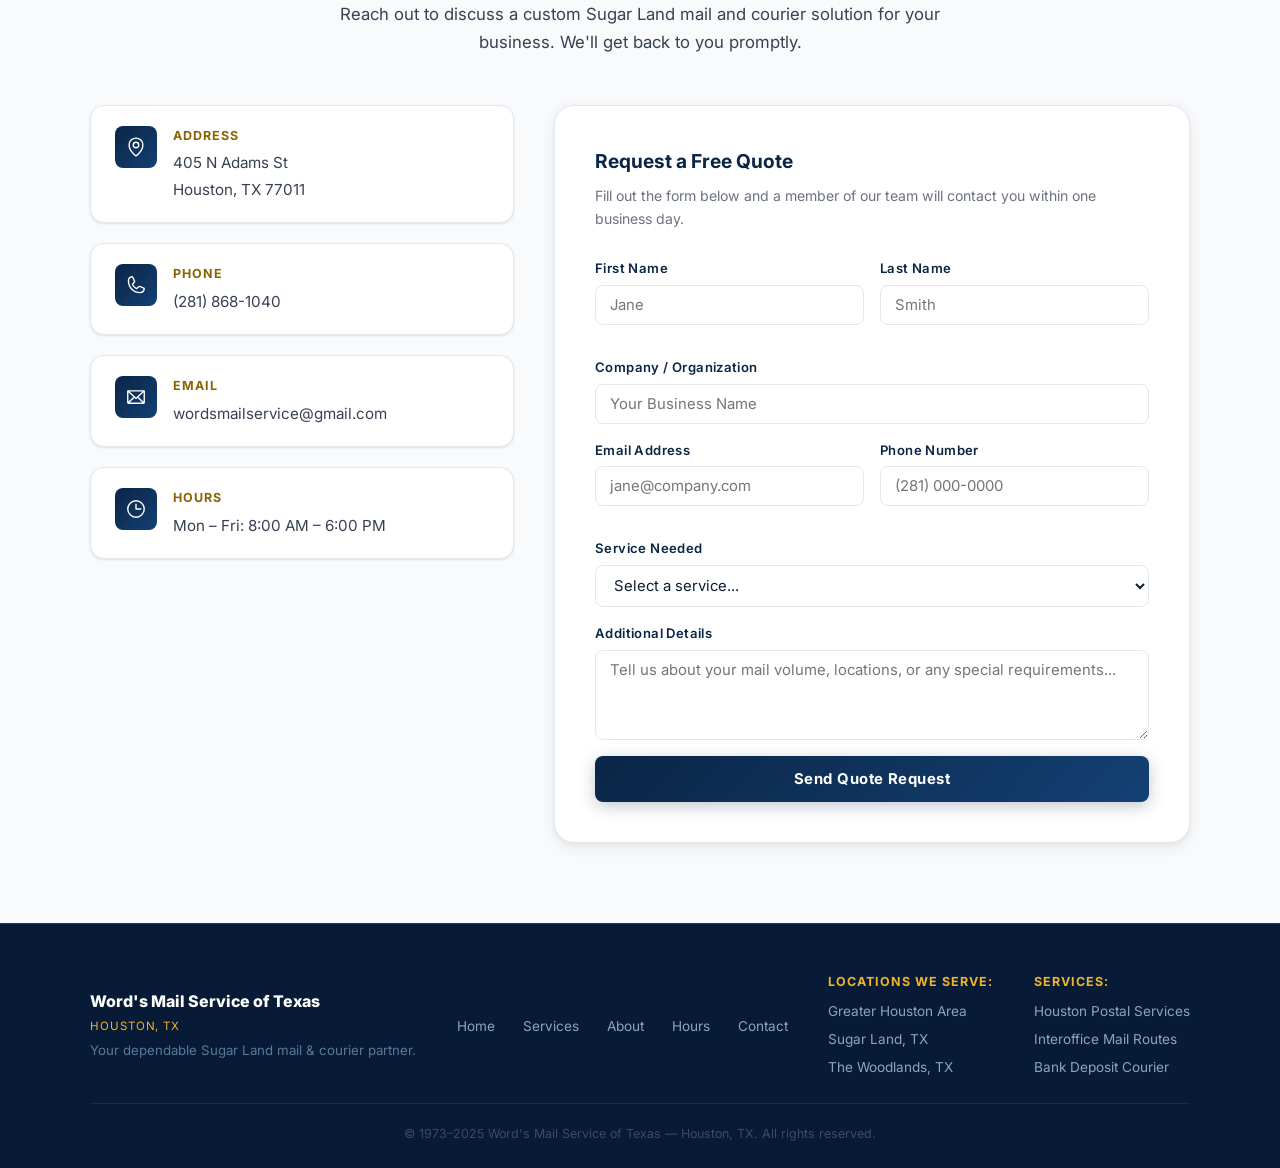
<file: sugar-land.html>
<!DOCTYPE html>
<html lang="en">
<head>
  <meta charset="UTF-8">
  <meta name="viewport" content="width=device-width, initial-scale=1.0">
  <title>Word's Mail Service | Sugar Land Mail &amp; Courier Services</title>
  <meta name="description" content="Reliable postal service, interoffice mail routes, and secure bank deposit couriers serving Sugar Land, TX businesses. Word's Mail Service of Texas — est. 1973.">
  <meta name="robots" content="index, follow">
  <meta name="geo.region" content="US-TX">
  <meta name="geo.placename" content="Sugar Land, Texas">

  <link rel="preconnect" href="https://fonts.googleapis.com">
  <link rel="preconnect" href="https://fonts.gstatic.com" crossorigin>
  <link href="https://fonts.googleapis.com/css2?family=Inter:wght@400;500;600;700;800&display=swap" rel="stylesheet">

  <script type="application/ld+json">
{
  "@context": "https://schema.org",
  "@type": "LocalBusiness",
  "name": "Word's Mail Service of Texas",
  "description": "Reliable postal service, interoffice mail routes, and secure bank deposit couriers serving Sugar Land, TX businesses.",
  "telephone": "(281) 868-1040",
  "email": "wordsmailservice@gmail.com",
  "url": "https://wordsmailservice.com/sugar-land.html",
  "address": {
    "@type": "PostalAddress",
    "streetAddress": "405 N Adams St",
    "addressLocality": "Houston",
    "addressRegion": "TX",
    "postalCode": "77011",
    "addressCountry": "US"
  },
  "areaServed": ["Sugar Land", "First Colony", "Telfair", "New Territory"],
  "openingHours": "Mo-Fr 08:00-18:00"
}
</script>
  <link rel="icon" href="assets/favicon.svg" type="image/svg+xml">
  <link rel="stylesheet" href="style.css">
</head>
<body>

  <!-- =============================================
       NAVIGATION
  ============================================= -->
  <nav id="navbar" role="navigation" aria-label="Main navigation">
    <div class="container nav-inner">

      <a href="#home" class="nav-logo" aria-label="Word's Mail Service of Texas — Home">
        <span class="logo-main">Word's Mail Service</span>
        <span class="logo-sub">of Texas &mdash; Sugar Land, TX</span>
      </a>

      <button class="nav-toggle" id="navToggle" aria-label="Toggle navigation" aria-expanded="false">
        <span></span>
        <span></span>
        <span></span>
      </button>

      <ul class="nav-links" id="navLinks" role="list">
        <li><a href="#home">Home</a></li>
        <li><a href="#services">Services</a></li>
        <li><a href="#about">About</a></li>
        <li><a href="#hours">Hours</a></li>
        <li><a href="#contact" class="nav-cta">Request a Quote</a></li>
      </ul>

    </div>
  </nav>


  <!-- =============================================
       HERO SECTION
  ============================================= -->
  <section id="home" aria-label="Hero">
    <div class="container hero-inner">

      <div class="hero-content">
        <div class="hero-badge">Serving Sugar Land Businesses Since 1973</div>

        <h1 class="hero-headline">
          Sugar Land Mail &amp; Courier<br>
          <span>Services for Businesses</span>
        </h1>

        <p class="hero-sub">
          Word's Mail Service of Texas has provided dependable postal services, daily interoffice mail routes, and secure bank deposit courier solutions to Sugar Land, TX businesses since 1973.
        </p>

        <div class="hero-actions">
          <a href="#contact" class="btn-primary">Request a Sugar Land Courier Quote</a>
          <a href="#services" class="btn-outline">View Our Sugar Land Mail Services</a>
        </div>

        <div class="hero-stats">
          <div class="hero-stat">
            <span class="stat-num">3</span>
            <span class="stat-label">Core Services</span>
          </div>
          <div class="hero-stat">
            <span class="stat-num">5</span>
            <span class="stat-label">Days a Week</span>
          </div>
          <div class="hero-stat">
            <span class="stat-num">1973</span>
            <span class="stat-label">Serving Sugar Land, TX</span>
          </div>
        </div>
      </div>

      <!-- Right side service preview cards -->
      <div class="hero-visual" aria-hidden="true">
        <div class="hero-card">
          <div class="hero-card-icon"><img src="assets/envelope.svg" width="24" height="24" alt=""></div>
          <div class="hero-card-text">
            <strong>Postal Services</strong>
            <span>Outgoing mail prep &amp; scheduled pickup</span>
          </div>
        </div>
        <div class="hero-card">
          <div class="hero-card-icon"><img src="assets/building-office.svg" width="24" height="24" alt=""></div>
          <div class="hero-card-text">
            <strong>Interoffice Mail Routes</strong>
            <span>Daily delivery between offices &amp; buildings</span>
          </div>
        </div>
        <div class="hero-card">
          <div class="hero-card-icon"><img src="assets/bank.svg" width="24" height="24" alt=""></div>
          <div class="hero-card-text">
            <strong>Bank Deposit Couriers</strong>
            <span>Insured, timely delivery to your bank</span>
          </div>
        </div>
      </div>

    </div>
  </section>


  <!-- =============================================
       SERVICES SECTION
  ============================================= -->
  <section id="services" aria-labelledby="services-heading">
    <div class="container">

      <div class="services-header reveal">
        <span class="section-label">What We Do</span>
        <h2 class="section-title" id="services-heading">Mail &amp; Courier Services for Sugar Land Businesses</h2>
        <p class="section-intro">
          Trusted by Sugar Land businesses, medical offices, law firms, and administrative organizations across the city that demand punctual, professional service every day.
        </p>
      </div>

      <div class="services-grid">

        <!-- Service 1: Postal -->
        <article class="service-card reveal">
          <div class="service-icon" aria-hidden="true"><img src="assets/envelope.svg" width="28" height="28" alt="Outgoing postal mail service for Sugar Land businesses"></div>
          <h3>Postal Services for Sugar Land Businesses</h3>
          <p>
            We handle all aspects of your outgoing business mail in Sugar Land — sorting, labeling, and metering — so it's ready to go every day. Scheduled pickups and drop-offs mean your correspondence is never delayed, freeing your staff to focus on what matters most.
          </p>
          <a href="#contact" class="card-link">Request a quote for Sugar Land postal service</a>
        </article>

        <!-- Service 2: Interoffice -->
        <article class="service-card reveal reveal-delay-1">
          <div class="service-icon" aria-hidden="true"><img src="assets/building-office.svg" width="28" height="28" alt="Interoffice mail routes connecting Sugar Land offices and buildings"></div>
          <h3>Interoffice Mail Routes in Sugar Land</h3>
          <p>
            Our dedicated daily interoffice mail routes connect your Sugar Land offices, departments, and buildings with precision and consistency. Whether across the hall or across town, internal documents, packages, and communications move on time, every time.
          </p>
          <a href="#contact" class="card-link">Request a quote for Sugar Land interoffice mail</a>
        </article>

        <!-- Service 3: Bank Deposit -->
        <article class="service-card reveal reveal-delay-2">
          <div class="service-icon" aria-hidden="true"><img src="assets/bank.svg" width="28" height="28" alt="Secure bank deposit courier service in Sugar Land, TX"></div>
          <h3>Secure Bank Deposit Courier Service in Sugar Land</h3>
          <p>
            Our Sugar Land bank deposit courier service handles every pickup with strict security protocols and full insurance coverage, ensuring your funds arrive at your designated bank safely and on schedule. We eliminate the need to send employees on daily bank runs, reducing risk and freeing up valuable staff time. Every delivery is documented with a verified chain of custody so you always have a clear record of each transaction.
          </p>
          <a href="#contact" class="card-link">Request a quote for Sugar Land bank deposit courier</a>
        </article>

      </div>
    </div>
  </section>


  <!-- =============================================
       ABOUT US SECTION
  ============================================= -->
  <section id="about" aria-labelledby="about-heading">
    <div class="container">
      <div class="about-inner">

        <div class="about-content reveal">
          <span class="section-label">Who We Are</span>
          <h2 class="section-title" id="about-heading">Sugar Land's Trusted Mail &amp; Courier Company Since 1973</h2>

          <p class="section-intro">
            Word's Mail Service of Texas was founded in 1973 with a single mission: to give Sugar Land businesses a courier and mail partner they can count on — day in, day out.
          </p>

          <p>
            We understand that for Sugar Land law firms, medical offices, and administrative organizations, the mail is never just mail. It's patient records, legal documents, financial deposits, and time-sensitive correspondence. That's why our Sugar Land courier service treats every pickup and delivery with the same level of urgency and professionalism.
          </p>

          <p>
            We are a locally operated Sugar Land company, deeply invested in the local business community. Our routes, our schedules, and our processes are built around your operational needs — not the other way around. We pride ourselves on long-term relationships built on consistent service, open communication, and earned trust.
          </p>

          <div class="about-pillars">
            <div class="pillar">
              <div class="pillar-icon" aria-hidden="true"><svg xmlns="http://www.w3.org/2000/svg" width="22" height="22" fill="#ffffff" viewBox="0 0 256 256"><path d="M208,80H168V56a40,40,0,0,0-80,0V80H48A16,16,0,0,0,32,96V208a16,16,0,0,0,16,16H208a16,16,0,0,0,16-16V96A16,16,0,0,0,208,80ZM104,56a24,24,0,0,1,48,0V80H104ZM208,208H48V96H208V208Z"/><circle cx="128" cy="152" r="16"/></svg></div>
              <div class="pillar-text">
                <strong>Security &amp; Chain of Custody</strong>
                <span>Insured deliveries and documented handling for sensitive items</span>
              </div>
            </div>
            <div class="pillar">
              <div class="pillar-icon" aria-hidden="true"><img src="assets/calendar-check.svg" width="22" height="22" alt=""></div>
              <div class="pillar-text">
                <strong>Consistent Daily Schedules</strong>
                <span>Reliable routes you can build your operations around</span>
              </div>
            </div>
            <div class="pillar">
              <div class="pillar-icon" aria-hidden="true"><img src="assets/handshake.svg" width="22" height="22" alt=""></div>
              <div class="pillar-text">
                <strong>Long-Term Business Relationships</strong>
                <span>We grow with our clients and adapt to your evolving needs</span>
              </div>
            </div>
          </div>
        </div>

        <!-- About visual / checklist panel -->
        <div class="about-visual reveal reveal-delay-1">
          <h3>Why Sugar Land Businesses Choose Us</h3>
          <ul class="about-list">
            <li class="about-list-item">Locally owned and operated in Sugar Land, TX</li>
            <li class="about-list-item">Dedicated routes for medical, legal, and corporate clients</li>
            <li class="about-list-item">Insured and documented courier service</li>
            <li class="about-list-item">Flexible scheduling to match your business hours</li>
            <li class="about-list-item">Dependable same-day interoffice delivery</li>
            <li class="about-list-item">Direct bank deposit drop-off with verified receipt</li>
            <li class="about-list-item">Serving Sugar Land and the surrounding metro area</li>
          </ul>
        </div>

      </div>
    </div>
  </section>


  <!-- =============================================
       SERVICE AREA & HOURS STRIP
  ============================================= -->
  <section id="hours" aria-label="Service area and hours">
    <div class="container hours-inner">

      <div class="hours-block">
        <div class="hours-icon" aria-hidden="true"><img src="assets/map-pin.svg" width="26" height="26" alt=""></div>
        <div class="hours-block-text">
          <strong>Service Area</strong>
          <span>Sugar Land, First Colony, Telfair, New Territory &amp; Surrounding Areas</span>
        </div>
      </div>

      <div class="hours-divider" aria-hidden="true"></div>

      <div class="hours-block">
        <div class="hours-icon" aria-hidden="true"><img src="assets/clock.svg" width="26" height="26" alt=""></div>
        <div class="hours-block-text">
          <strong>Business Hours</strong>
          <span>Monday &ndash; Friday &nbsp;|&nbsp; 8:00 AM &ndash; 6:00 PM</span>
        </div>
      </div>

      <div class="hours-divider" aria-hidden="true"></div>

      <div class="hours-block">
        <div class="hours-icon" aria-hidden="true"><img src="assets/phone.svg" width="26" height="26" alt=""></div>
        <div class="hours-block-text">
          <strong>Call Us</strong>
          <span>(281) 868-1040</span>
        </div>
      </div>
      <a href="#contact" class="btn-primary" style="white-space: nowrap;">Request a Quote</a>

    </div>
  </section>


  <!-- =============================================
       CONTACT SECTION
  ============================================= -->
  <section id="contact" aria-labelledby="contact-heading">
    <div class="container">

      <div class="contact-header reveal">
        <span class="section-label">Get In Touch</span>
        <h2 class="section-title" id="contact-heading">Contact Our Sugar Land Mail &amp; Courier Team</h2>
        <p class="section-intro">
          Reach out to discuss a custom Sugar Land mail and courier solution for your business. We'll get back to you promptly.
        </p>
      </div>

      <div class="contact-grid">

        <!-- Contact info column -->
        <div class="contact-info reveal">

          <div class="contact-item">
            <div class="contact-item-icon" aria-hidden="true"><img src="assets/map-pin.svg" width="22" height="22" alt=""></div>
            <div class="contact-item-text">
              <strong>Address</strong>
              <span>405 N Adams St<br>Houston, TX 77011</span>
            </div>
          </div>

          <div class="contact-item">
            <div class="contact-item-icon" aria-hidden="true"><img src="assets/phone.svg" width="22" height="22" alt=""></div>
            <div class="contact-item-text">
              <strong>Phone</strong>
              <a href="tel:+12818681040">(281) 868-1040</a>
            </div>
          </div>

          <div class="contact-item">
            <div class="contact-item-icon" aria-hidden="true"><img src="assets/envelope.svg" width="22" height="22" alt=""></div>
            <div class="contact-item-text">
              <strong>Email</strong>
              <a href="mailto:wordsmailservice@gmail.com">wordsmailservice@gmail.com</a>
            </div>
          </div>

          <div class="contact-item">
            <div class="contact-item-icon" aria-hidden="true"><img src="assets/clock.svg" width="22" height="22" alt=""></div>
            <div class="contact-item-text">
              <strong>Hours</strong>
              <span>Mon &ndash; Fri: 8:00 AM &ndash; 6:00 PM</span>
            </div>
          </div>

        </div>

        <!-- Quote request form -->
        <form class="quote-form reveal reveal-delay-1" action="https://formspree.io/f/xvzwyblr" method="POST">
          <h3>Request a Free Quote</h3>
          <p>Fill out the form below and a member of our team will contact you within one business day.</p>

          <div class="form-row">
            <div class="form-group">
              <label for="first-name">First Name</label>
              <input type="text" id="first-name" name="first-name" placeholder="Jane" autocomplete="given-name">
            </div>
            <div class="form-group">
              <label for="last-name">Last Name</label>
              <input type="text" id="last-name" name="last-name" placeholder="Smith" autocomplete="family-name">
            </div>
          </div>

          <div class="form-group">
            <label for="company">Company / Organization</label>
            <input type="text" id="company" name="company" placeholder="Your Business Name" autocomplete="organization">
          </div>

          <div class="form-row">
            <div class="form-group">
              <label for="email">Email Address</label>
              <input type="email" id="email" name="email" placeholder="jane@company.com" autocomplete="email">
            </div>
            <div class="form-group">
              <label for="phone">Phone Number</label>
              <input type="tel" id="phone" name="phone" placeholder="(281) 000-0000" autocomplete="tel">
            </div>
          </div>

          <div class="form-group">
            <label for="service">Service Needed</label>
            <select id="service" name="service">
              <option value="" disabled selected>Select a service...</option>
              <option value="postal">Postal Services</option>
              <option value="interoffice">Interoffice Mail Routes</option>
              <option value="bank-deposit">Bank Deposit Couriers</option>
              <option value="multiple">Multiple Services</option>
            </select>
          </div>

          <div class="form-group">
            <label for="message">Additional Details</label>
            <textarea id="message" name="message" placeholder="Tell us about your mail volume, locations, or any special requirements..."></textarea>
          </div>

          <button type="submit" class="form-submit">Send Quote Request</button>
        </form>

      </div>
    </div>
  </section>


  <!-- =============================================
       FOOTER
  ============================================= -->
  <footer role="contentinfo">
    <div class="container">

      <div class="footer-inner">
        <div class="footer-brand">
          <div class="logo-main">Word's Mail Service of Texas</div>
          <div class="logo-sub">Houston, TX</div>
          <div class="footer-tagline">Your dependable Sugar Land mail &amp; courier partner.</div>
        </div>

        <nav aria-label="Footer navigation">
          <ul class="footer-nav" role="list">
            <li><a href="#home">Home</a></li>
            <li><a href="#services">Services</a></li>
            <li><a href="#about">About</a></li>
            <li><a href="#hours">Hours</a></li>
            <li><a href="#contact">Contact</a></li>
          </ul>
        </nav>

        <div class="footer-locations">
          <strong>Locations We Serve:</strong>
          <ul>
            <li><a href="index.html">Greater Houston Area</a></li>
            <li><a href="sugar-land.html">Sugar Land, TX</a></li>
            <li><a href="the-woodlands.html">The Woodlands, TX</a></li>
          </ul>
        </div>

        <div class="footer-locations">
          <strong>Services:</strong>
          <ul>
            <li><a href="postal-services-houston.html">Houston Postal Services</a></li>
            <li><a href="interoffice-mail-houston.html">Interoffice Mail Routes</a></li>
            <li><a href="bank-deposit-courier.html">Bank Deposit Courier</a></li>
          </ul>
        </div>
      </div>

      <div class="footer-bottom">
        <p>&copy; 1973&ndash;2025 Word's Mail Service of Texas &mdash; Houston, TX. All rights reserved.</p>
      </div>

    </div>
  </footer>


  <!-- =============================================
       MOBILE NAV TOGGLE (no framework JS)
  ============================================= -->
  <script>
    // Mobile nav toggle
    var toggle = document.getElementById('navToggle');
    var links  = document.getElementById('navLinks');
    toggle.addEventListener('click', function () {
      var open = links.classList.toggle('open');
      toggle.setAttribute('aria-expanded', String(open));
    });
    links.querySelectorAll('a').forEach(function (a) {
      a.addEventListener('click', function () {
        links.classList.remove('open');
        toggle.setAttribute('aria-expanded', 'false');
      });
    });

    // Navbar scroll effect
    var navbar = document.getElementById('navbar');
    window.addEventListener('scroll', function () {
      navbar.classList.toggle('scrolled', window.scrollY > 30);
    }, { passive: true });

    // Scroll reveal animations
    var reveals = document.querySelectorAll('.reveal');
    if ('IntersectionObserver' in window) {
      var observer = new IntersectionObserver(function (entries) {
        entries.forEach(function (entry) {
          if (entry.isIntersecting) {
            entry.target.classList.add('visible');
            observer.unobserve(entry.target);
          }
        });
      }, { threshold: 0.12 });
      reveals.forEach(function (el) { observer.observe(el); });
    } else {
      reveals.forEach(function (el) { el.classList.add('visible'); });
    }
  </script>

</body>
</html>
</file>
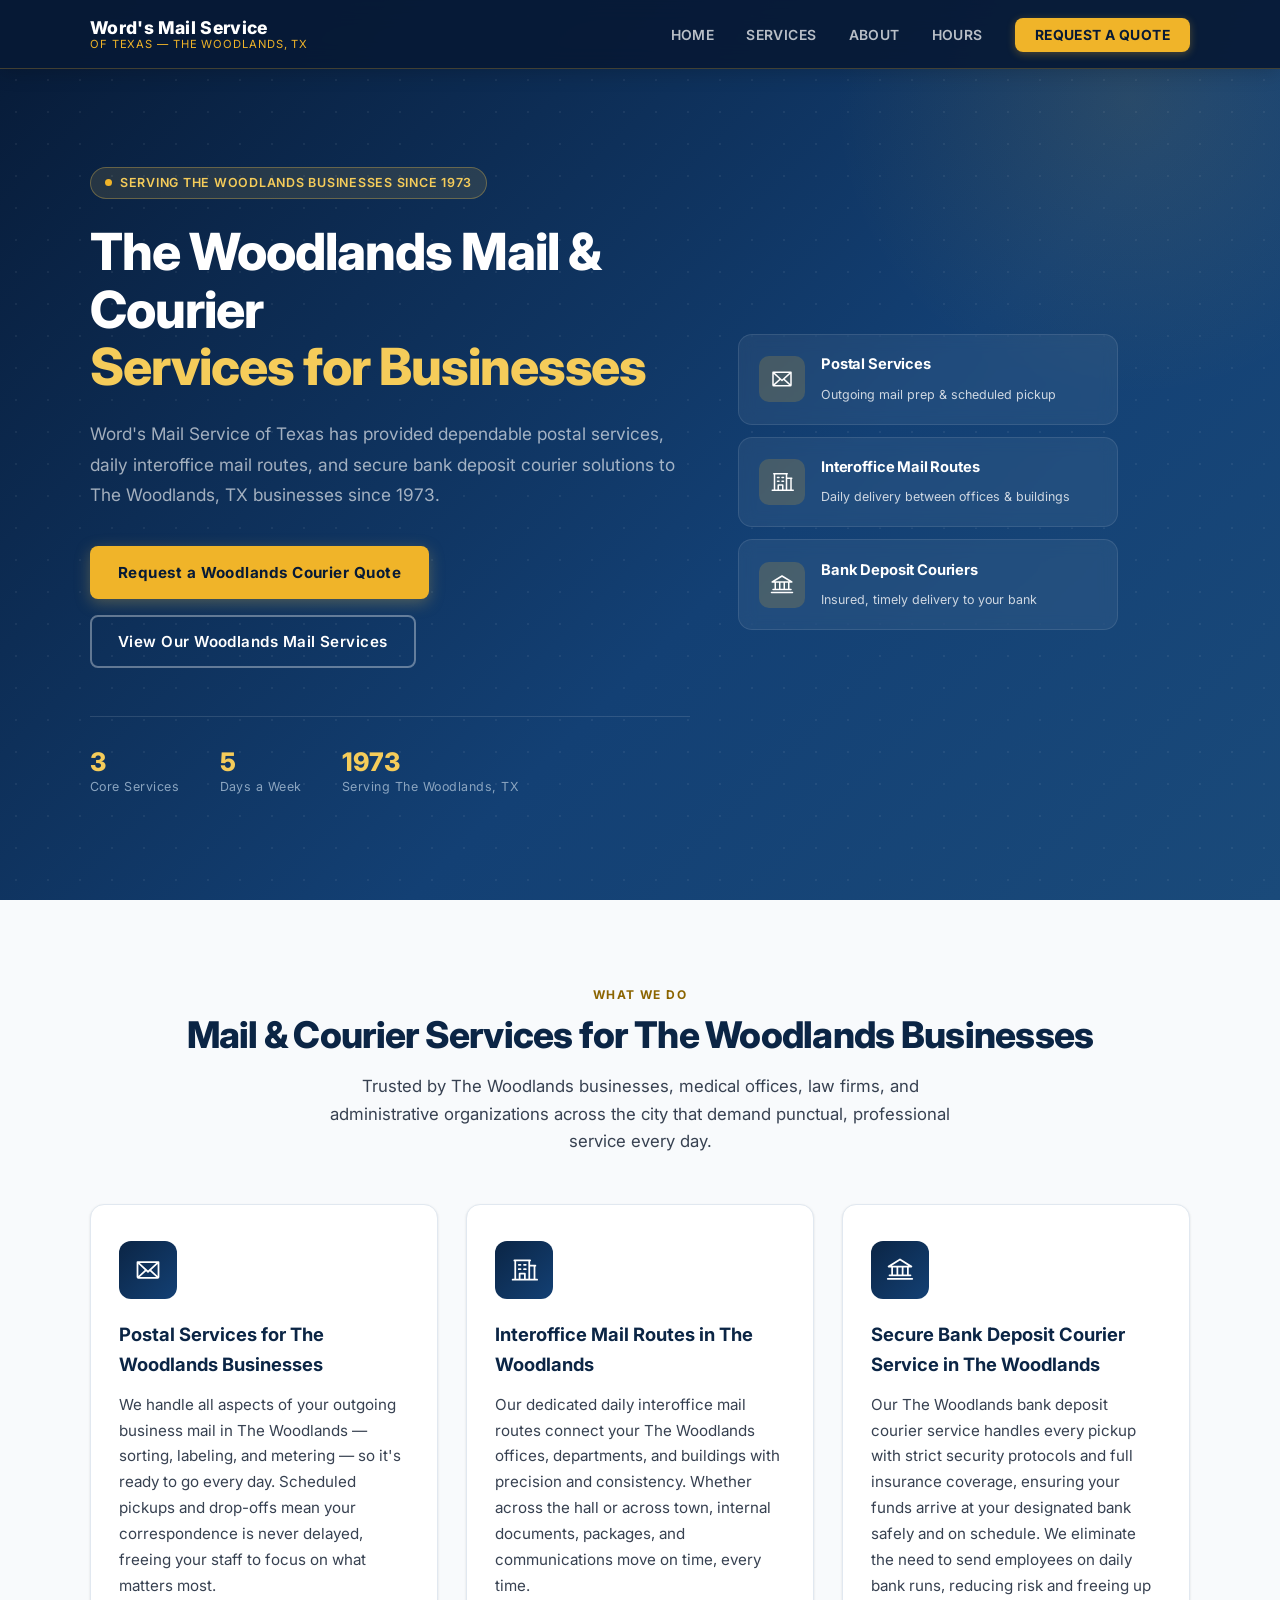
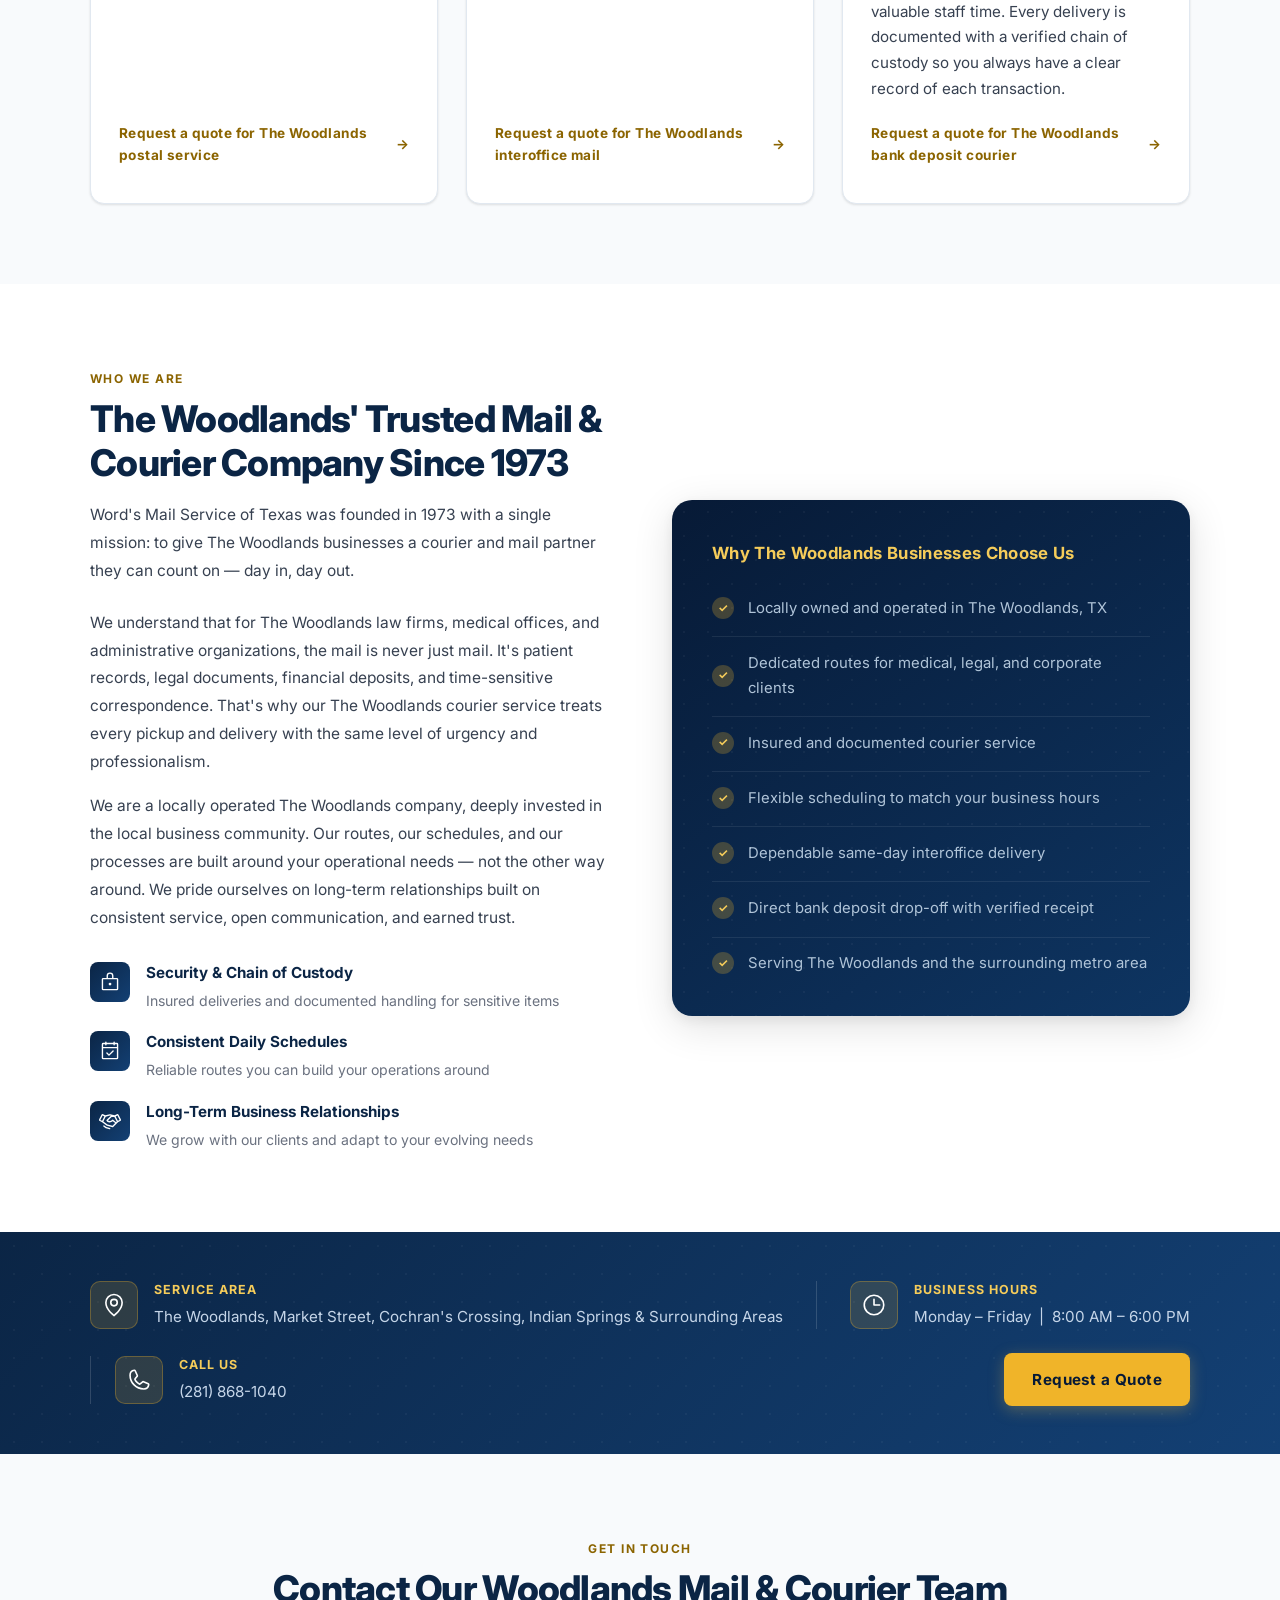
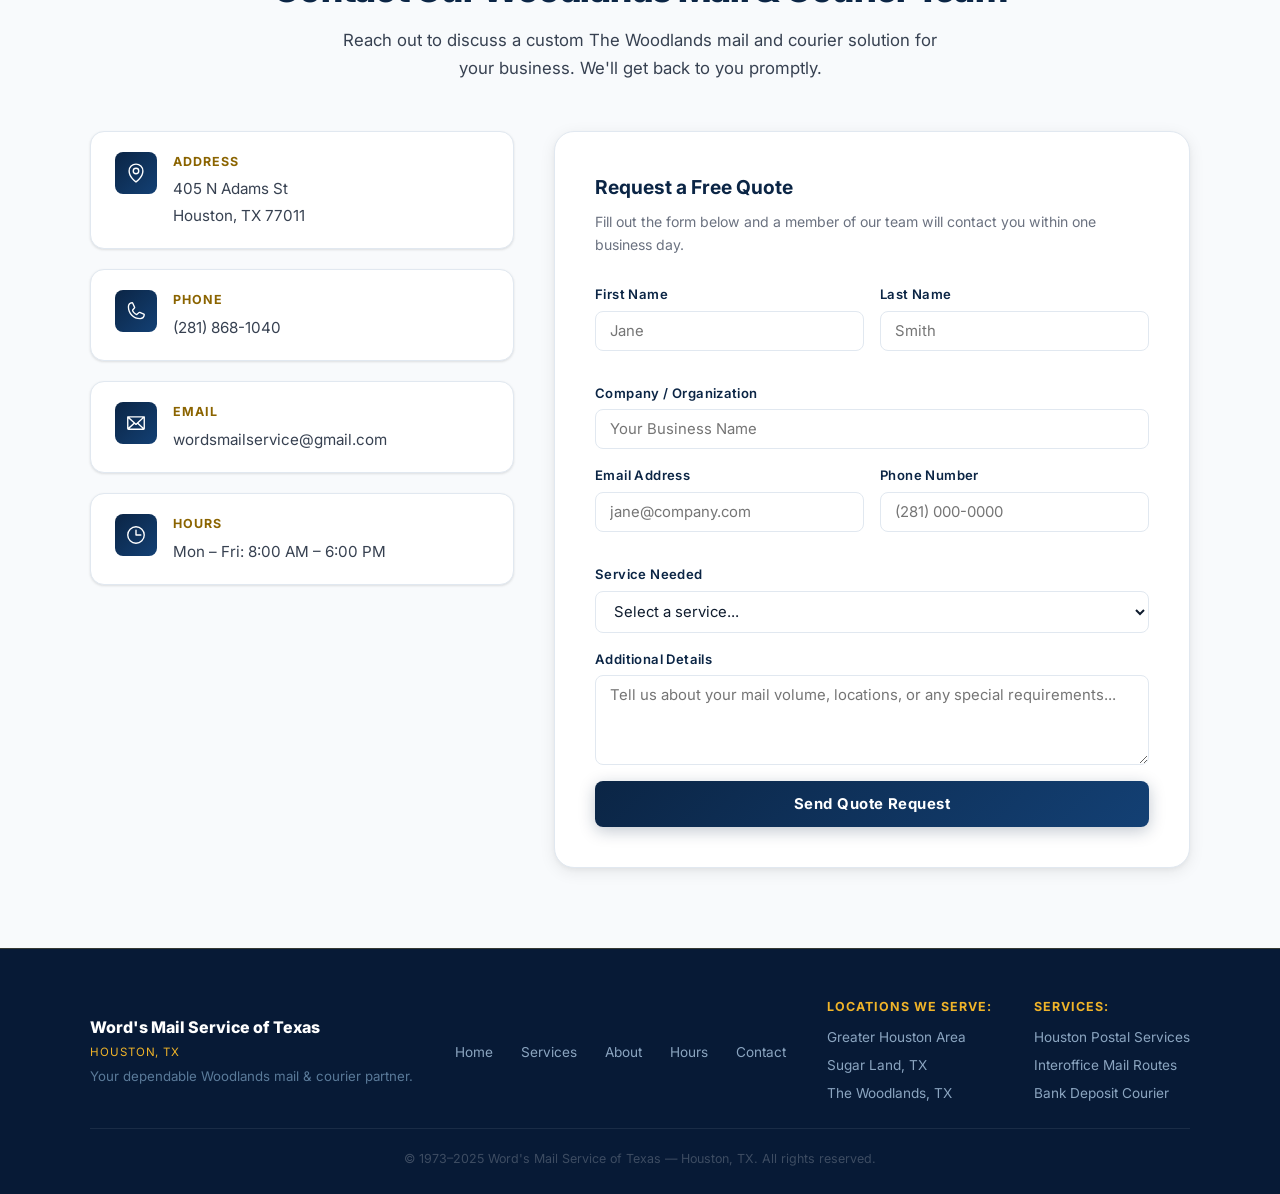
<file: the-woodlands.html>
<!DOCTYPE html>
<html lang="en">
<head>
  <meta charset="UTF-8">
  <meta name="viewport" content="width=device-width, initial-scale=1.0">
  <title>Word's Mail Service | The Woodlands Mail &amp; Courier Services</title>
  <meta name="description" content="Postal service, interoffice mail, and bank deposit courier services for The Woodlands, TX businesses. Word's Mail Service of Texas — est. 1973.">
  <meta name="robots" content="index, follow">
  <meta name="geo.region" content="US-TX">
  <meta name="geo.placename" content="The Woodlands, Texas">

  <link rel="preconnect" href="https://fonts.googleapis.com">
  <link rel="preconnect" href="https://fonts.gstatic.com" crossorigin>
  <link href="https://fonts.googleapis.com/css2?family=Inter:wght@400;500;600;700;800&display=swap" rel="stylesheet">

  <script type="application/ld+json">
{
  "@context": "https://schema.org",
  "@type": "LocalBusiness",
  "name": "Word's Mail Service of Texas",
  "description": "Postal service, interoffice mail, and bank deposit courier services for The Woodlands, TX businesses.",
  "telephone": "(281) 868-1040",
  "email": "wordsmailservice@gmail.com",
  "url": "https://wordsmailservice.com/the-woodlands.html",
  "address": {
    "@type": "PostalAddress",
    "streetAddress": "405 N Adams St",
    "addressLocality": "Houston",
    "addressRegion": "TX",
    "postalCode": "77011",
    "addressCountry": "US"
  },
  "areaServed": ["The Woodlands", "Market Street", "Cochran's Crossing", "Indian Springs"],
  "openingHours": "Mo-Fr 08:00-18:00"
}
</script>
  <link rel="icon" href="assets/favicon.svg" type="image/svg+xml">
  <link rel="stylesheet" href="style.css">
</head>
<body>

  <!-- =============================================
       NAVIGATION
  ============================================= -->
  <nav id="navbar" role="navigation" aria-label="Main navigation">
    <div class="container nav-inner">

      <a href="#home" class="nav-logo" aria-label="Word's Mail Service of Texas — Home">
        <span class="logo-main">Word's Mail Service</span>
        <span class="logo-sub">of Texas &mdash; The Woodlands, TX</span>
      </a>

      <button class="nav-toggle" id="navToggle" aria-label="Toggle navigation" aria-expanded="false">
        <span></span>
        <span></span>
        <span></span>
      </button>

      <ul class="nav-links" id="navLinks" role="list">
        <li><a href="#home">Home</a></li>
        <li><a href="#services">Services</a></li>
        <li><a href="#about">About</a></li>
        <li><a href="#hours">Hours</a></li>
        <li><a href="#contact" class="nav-cta">Request a Quote</a></li>
      </ul>

    </div>
  </nav>


  <!-- =============================================
       HERO SECTION
  ============================================= -->
  <section id="home" aria-label="Hero">
    <div class="container hero-inner">

      <div class="hero-content">
        <div class="hero-badge">Serving The Woodlands Businesses Since 1973</div>

        <h1 class="hero-headline">
          The Woodlands Mail &amp; Courier<br>
          <span>Services for Businesses</span>
        </h1>

        <p class="hero-sub">
          Word's Mail Service of Texas has provided dependable postal services, daily interoffice mail routes, and secure bank deposit courier solutions to The Woodlands, TX businesses since 1973.
        </p>

        <div class="hero-actions">
          <a href="#contact" class="btn-primary">Request a Woodlands Courier Quote</a>
          <a href="#services" class="btn-outline">View Our Woodlands Mail Services</a>
        </div>

        <div class="hero-stats">
          <div class="hero-stat">
            <span class="stat-num">3</span>
            <span class="stat-label">Core Services</span>
          </div>
          <div class="hero-stat">
            <span class="stat-num">5</span>
            <span class="stat-label">Days a Week</span>
          </div>
          <div class="hero-stat">
            <span class="stat-num">1973</span>
            <span class="stat-label">Serving The Woodlands, TX</span>
          </div>
        </div>
      </div>

      <!-- Right side service preview cards -->
      <div class="hero-visual" aria-hidden="true">
        <div class="hero-card">
          <div class="hero-card-icon"><img src="assets/envelope.svg" width="24" height="24" alt=""></div>
          <div class="hero-card-text">
            <strong>Postal Services</strong>
            <span>Outgoing mail prep &amp; scheduled pickup</span>
          </div>
        </div>
        <div class="hero-card">
          <div class="hero-card-icon"><img src="assets/building-office.svg" width="24" height="24" alt=""></div>
          <div class="hero-card-text">
            <strong>Interoffice Mail Routes</strong>
            <span>Daily delivery between offices &amp; buildings</span>
          </div>
        </div>
        <div class="hero-card">
          <div class="hero-card-icon"><img src="assets/bank.svg" width="24" height="24" alt=""></div>
          <div class="hero-card-text">
            <strong>Bank Deposit Couriers</strong>
            <span>Insured, timely delivery to your bank</span>
          </div>
        </div>
      </div>

    </div>
  </section>


  <!-- =============================================
       SERVICES SECTION
  ============================================= -->
  <section id="services" aria-labelledby="services-heading">
    <div class="container">

      <div class="services-header reveal">
        <span class="section-label">What We Do</span>
        <h2 class="section-title" id="services-heading">Mail &amp; Courier Services for The Woodlands Businesses</h2>
        <p class="section-intro">
          Trusted by The Woodlands businesses, medical offices, law firms, and administrative organizations across the city that demand punctual, professional service every day.
        </p>
      </div>

      <div class="services-grid">

        <!-- Service 1: Postal -->
        <article class="service-card reveal">
          <div class="service-icon" aria-hidden="true"><img src="assets/envelope.svg" width="28" height="28" alt="Outgoing postal mail service for The Woodlands businesses"></div>
          <h3>Postal Services for The Woodlands Businesses</h3>
          <p>
            We handle all aspects of your outgoing business mail in The Woodlands — sorting, labeling, and metering — so it's ready to go every day. Scheduled pickups and drop-offs mean your correspondence is never delayed, freeing your staff to focus on what matters most.
          </p>
          <a href="#contact" class="card-link">Request a quote for The Woodlands postal service</a>
        </article>

        <!-- Service 2: Interoffice -->
        <article class="service-card reveal reveal-delay-1">
          <div class="service-icon" aria-hidden="true"><img src="assets/building-office.svg" width="28" height="28" alt="Interoffice mail routes connecting The Woodlands offices and buildings"></div>
          <h3>Interoffice Mail Routes in The Woodlands</h3>
          <p>
            Our dedicated daily interoffice mail routes connect your The Woodlands offices, departments, and buildings with precision and consistency. Whether across the hall or across town, internal documents, packages, and communications move on time, every time.
          </p>
          <a href="#contact" class="card-link">Request a quote for The Woodlands interoffice mail</a>
        </article>

        <!-- Service 3: Bank Deposit -->
        <article class="service-card reveal reveal-delay-2">
          <div class="service-icon" aria-hidden="true"><img src="assets/bank.svg" width="28" height="28" alt="Secure bank deposit courier service in The Woodlands, TX"></div>
          <h3>Secure Bank Deposit Courier Service in The Woodlands</h3>
          <p>
            Our The Woodlands bank deposit courier service handles every pickup with strict security protocols and full insurance coverage, ensuring your funds arrive at your designated bank safely and on schedule. We eliminate the need to send employees on daily bank runs, reducing risk and freeing up valuable staff time. Every delivery is documented with a verified chain of custody so you always have a clear record of each transaction.
          </p>
          <a href="#contact" class="card-link">Request a quote for The Woodlands bank deposit courier</a>
        </article>

      </div>
    </div>
  </section>


  <!-- =============================================
       ABOUT US SECTION
  ============================================= -->
  <section id="about" aria-labelledby="about-heading">
    <div class="container">
      <div class="about-inner">

        <div class="about-content reveal">
          <span class="section-label">Who We Are</span>
          <h2 class="section-title" id="about-heading">The Woodlands' Trusted Mail &amp; Courier Company Since 1973</h2>

          <p class="section-intro">
            Word's Mail Service of Texas was founded in 1973 with a single mission: to give The Woodlands businesses a courier and mail partner they can count on — day in, day out.
          </p>

          <p>
            We understand that for The Woodlands law firms, medical offices, and administrative organizations, the mail is never just mail. It's patient records, legal documents, financial deposits, and time-sensitive correspondence. That's why our The Woodlands courier service treats every pickup and delivery with the same level of urgency and professionalism.
          </p>

          <p>
            We are a locally operated The Woodlands company, deeply invested in the local business community. Our routes, our schedules, and our processes are built around your operational needs — not the other way around. We pride ourselves on long-term relationships built on consistent service, open communication, and earned trust.
          </p>

          <div class="about-pillars">
            <div class="pillar">
              <div class="pillar-icon" aria-hidden="true"><svg xmlns="http://www.w3.org/2000/svg" width="22" height="22" fill="#ffffff" viewBox="0 0 256 256"><path d="M208,80H168V56a40,40,0,0,0-80,0V80H48A16,16,0,0,0,32,96V208a16,16,0,0,0,16,16H208a16,16,0,0,0,16-16V96A16,16,0,0,0,208,80ZM104,56a24,24,0,0,1,48,0V80H104ZM208,208H48V96H208V208Z"/><circle cx="128" cy="152" r="16"/></svg></div>
              <div class="pillar-text">
                <strong>Security &amp; Chain of Custody</strong>
                <span>Insured deliveries and documented handling for sensitive items</span>
              </div>
            </div>
            <div class="pillar">
              <div class="pillar-icon" aria-hidden="true"><img src="assets/calendar-check.svg" width="22" height="22" alt=""></div>
              <div class="pillar-text">
                <strong>Consistent Daily Schedules</strong>
                <span>Reliable routes you can build your operations around</span>
              </div>
            </div>
            <div class="pillar">
              <div class="pillar-icon" aria-hidden="true"><img src="assets/handshake.svg" width="22" height="22" alt=""></div>
              <div class="pillar-text">
                <strong>Long-Term Business Relationships</strong>
                <span>We grow with our clients and adapt to your evolving needs</span>
              </div>
            </div>
          </div>
        </div>

        <!-- About visual / checklist panel -->
        <div class="about-visual reveal reveal-delay-1">
          <h3>Why The Woodlands Businesses Choose Us</h3>
          <ul class="about-list">
            <li class="about-list-item">Locally owned and operated in The Woodlands, TX</li>
            <li class="about-list-item">Dedicated routes for medical, legal, and corporate clients</li>
            <li class="about-list-item">Insured and documented courier service</li>
            <li class="about-list-item">Flexible scheduling to match your business hours</li>
            <li class="about-list-item">Dependable same-day interoffice delivery</li>
            <li class="about-list-item">Direct bank deposit drop-off with verified receipt</li>
            <li class="about-list-item">Serving The Woodlands and the surrounding metro area</li>
          </ul>
        </div>

      </div>
    </div>
  </section>


  <!-- =============================================
       SERVICE AREA & HOURS STRIP
  ============================================= -->
  <section id="hours" aria-label="Service area and hours">
    <div class="container hours-inner">

      <div class="hours-block">
        <div class="hours-icon" aria-hidden="true"><img src="assets/map-pin.svg" width="26" height="26" alt=""></div>
        <div class="hours-block-text">
          <strong>Service Area</strong>
          <span>The Woodlands, Market Street, Cochran's Crossing, Indian Springs &amp; Surrounding Areas</span>
        </div>
      </div>

      <div class="hours-divider" aria-hidden="true"></div>

      <div class="hours-block">
        <div class="hours-icon" aria-hidden="true"><img src="assets/clock.svg" width="26" height="26" alt=""></div>
        <div class="hours-block-text">
          <strong>Business Hours</strong>
          <span>Monday &ndash; Friday &nbsp;|&nbsp; 8:00 AM &ndash; 6:00 PM</span>
        </div>
      </div>

      <div class="hours-divider" aria-hidden="true"></div>

      <div class="hours-block">
        <div class="hours-icon" aria-hidden="true"><img src="assets/phone.svg" width="26" height="26" alt=""></div>
        <div class="hours-block-text">
          <strong>Call Us</strong>
          <span>(281) 868-1040</span>
        </div>
      </div>
      <a href="#contact" class="btn-primary" style="white-space: nowrap;">Request a Quote</a>

    </div>
  </section>


  <!-- =============================================
       CONTACT SECTION
  ============================================= -->
  <section id="contact" aria-labelledby="contact-heading">
    <div class="container">

      <div class="contact-header reveal">
        <span class="section-label">Get In Touch</span>
        <h2 class="section-title" id="contact-heading">Contact Our Woodlands Mail &amp; Courier Team</h2>
        <p class="section-intro">
          Reach out to discuss a custom The Woodlands mail and courier solution for your business. We'll get back to you promptly.
        </p>
      </div>

      <div class="contact-grid">

        <!-- Contact info column -->
        <div class="contact-info reveal">

          <div class="contact-item">
            <div class="contact-item-icon" aria-hidden="true"><img src="assets/map-pin.svg" width="22" height="22" alt=""></div>
            <div class="contact-item-text">
              <strong>Address</strong>
              <span>405 N Adams St<br>Houston, TX 77011</span>
            </div>
          </div>

          <div class="contact-item">
            <div class="contact-item-icon" aria-hidden="true"><img src="assets/phone.svg" width="22" height="22" alt=""></div>
            <div class="contact-item-text">
              <strong>Phone</strong>
              <a href="tel:+12818681040">(281) 868-1040</a>
            </div>
          </div>

          <div class="contact-item">
            <div class="contact-item-icon" aria-hidden="true"><img src="assets/envelope.svg" width="22" height="22" alt=""></div>
            <div class="contact-item-text">
              <strong>Email</strong>
              <a href="mailto:wordsmailservice@gmail.com">wordsmailservice@gmail.com</a>
            </div>
          </div>

          <div class="contact-item">
            <div class="contact-item-icon" aria-hidden="true"><img src="assets/clock.svg" width="22" height="22" alt=""></div>
            <div class="contact-item-text">
              <strong>Hours</strong>
              <span>Mon &ndash; Fri: 8:00 AM &ndash; 6:00 PM</span>
            </div>
          </div>

        </div>

        <!-- Quote request form -->
        <form class="quote-form reveal reveal-delay-1" action="https://formspree.io/f/xvzwyblr" method="POST">
          <h3>Request a Free Quote</h3>
          <p>Fill out the form below and a member of our team will contact you within one business day.</p>

          <div class="form-row">
            <div class="form-group">
              <label for="first-name">First Name</label>
              <input type="text" id="first-name" name="first-name" placeholder="Jane" autocomplete="given-name">
            </div>
            <div class="form-group">
              <label for="last-name">Last Name</label>
              <input type="text" id="last-name" name="last-name" placeholder="Smith" autocomplete="family-name">
            </div>
          </div>

          <div class="form-group">
            <label for="company">Company / Organization</label>
            <input type="text" id="company" name="company" placeholder="Your Business Name" autocomplete="organization">
          </div>

          <div class="form-row">
            <div class="form-group">
              <label for="email">Email Address</label>
              <input type="email" id="email" name="email" placeholder="jane@company.com" autocomplete="email">
            </div>
            <div class="form-group">
              <label for="phone">Phone Number</label>
              <input type="tel" id="phone" name="phone" placeholder="(281) 000-0000" autocomplete="tel">
            </div>
          </div>

          <div class="form-group">
            <label for="service">Service Needed</label>
            <select id="service" name="service">
              <option value="" disabled selected>Select a service...</option>
              <option value="postal">Postal Services</option>
              <option value="interoffice">Interoffice Mail Routes</option>
              <option value="bank-deposit">Bank Deposit Couriers</option>
              <option value="multiple">Multiple Services</option>
            </select>
          </div>

          <div class="form-group">
            <label for="message">Additional Details</label>
            <textarea id="message" name="message" placeholder="Tell us about your mail volume, locations, or any special requirements..."></textarea>
          </div>

          <button type="submit" class="form-submit">Send Quote Request</button>
        </form>

      </div>
    </div>
  </section>


  <!-- =============================================
       FOOTER
  ============================================= -->
  <footer role="contentinfo">
    <div class="container">

      <div class="footer-inner">
        <div class="footer-brand">
          <div class="logo-main">Word's Mail Service of Texas</div>
          <div class="logo-sub">Houston, TX</div>
          <div class="footer-tagline">Your dependable Woodlands mail &amp; courier partner.</div>
        </div>

        <nav aria-label="Footer navigation">
          <ul class="footer-nav" role="list">
            <li><a href="#home">Home</a></li>
            <li><a href="#services">Services</a></li>
            <li><a href="#about">About</a></li>
            <li><a href="#hours">Hours</a></li>
            <li><a href="#contact">Contact</a></li>
          </ul>
        </nav>

        <div class="footer-locations">
          <strong>Locations We Serve:</strong>
          <ul>
            <li><a href="index.html">Greater Houston Area</a></li>
            <li><a href="sugar-land.html">Sugar Land, TX</a></li>
            <li><a href="the-woodlands.html">The Woodlands, TX</a></li>
          </ul>
        </div>

        <div class="footer-locations">
          <strong>Services:</strong>
          <ul>
            <li><a href="postal-services-houston.html">Houston Postal Services</a></li>
            <li><a href="interoffice-mail-houston.html">Interoffice Mail Routes</a></li>
            <li><a href="bank-deposit-courier.html">Bank Deposit Courier</a></li>
          </ul>
        </div>
      </div>

      <div class="footer-bottom">
        <p>&copy; 1973&ndash;2025 Word's Mail Service of Texas &mdash; Houston, TX. All rights reserved.</p>
      </div>

    </div>
  </footer>


  <!-- =============================================
       MOBILE NAV TOGGLE (no framework JS)
  ============================================= -->
  <script>
    // Mobile nav toggle
    var toggle = document.getElementById('navToggle');
    var links  = document.getElementById('navLinks');
    toggle.addEventListener('click', function () {
      var open = links.classList.toggle('open');
      toggle.setAttribute('aria-expanded', String(open));
    });
    links.querySelectorAll('a').forEach(function (a) {
      a.addEventListener('click', function () {
        links.classList.remove('open');
        toggle.setAttribute('aria-expanded', 'false');
      });
    });

    // Navbar scroll effect
    var navbar = document.getElementById('navbar');
    window.addEventListener('scroll', function () {
      navbar.classList.toggle('scrolled', window.scrollY > 30);
    }, { passive: true });

    // Scroll reveal animations
    var reveals = document.querySelectorAll('.reveal');
    if ('IntersectionObserver' in window) {
      var observer = new IntersectionObserver(function (entries) {
        entries.forEach(function (entry) {
          if (entry.isIntersecting) {
            entry.target.classList.add('visible');
            observer.unobserve(entry.target);
          }
        });
      }, { threshold: 0.12 });
      reveals.forEach(function (el) { observer.observe(el); });
    } else {
      reveals.forEach(function (el) { el.classList.add('visible'); });
    }
  </script>

</body>
</html>
</file>
<file: style.css>
/* =============================================
   CSS RESET
============================================= */
*, *::before, *::after {
  margin: 0;
  padding: 0;
  box-sizing: border-box;
}

html { scroll-behavior: smooth; }
img, svg { display: block; max-width: 100%; }
ul { list-style: none; }
a { text-decoration: none; color: inherit; }

/* =============================================
   DESIGN TOKENS
============================================= */
:root {
  --navy:        #0B2545;
  --navy-dark:   #071A36;
  --navy-mid:    #134074;
  --gold:        #F0B429;
  --gold-light:  #F5CC5A;
  --gold-text:   #8B6400;
  --white:       #ffffff;
  --off-white:   #F8FAFC;
  --text-dark:   #0F1C2E;
  --text-mid:    #374151;
  --text-light:  #6B7280;
  --border:      #E1E8F0;
  --border-dark: #CBD5E1;
  --font-base:   'Inter', system-ui, -apple-system, BlinkMacSystemFont, 'Segoe UI', sans-serif;
  --radius:      8px;
  --radius-lg:   14px;
  --radius-xl:   20px;
  --shadow-sm:   0 1px 3px rgba(0,0,0,0.08), 0 1px 2px rgba(0,0,0,0.04);
  --shadow-md:   0 4px 16px rgba(0,0,0,0.08), 0 2px 4px rgba(0,0,0,0.04);
  --shadow-lg:   0 10px 40px rgba(0,0,0,0.12), 0 4px 12px rgba(0,0,0,0.06);
  --transition:  0.2s ease;
  --max-width:   1100px;
}

/* =============================================
   BASE
============================================= */
body {
  font-family: var(--font-base);
  color: var(--text-dark);
  background: var(--white);
  line-height: 1.65;
  font-size: 16px;
  -webkit-font-smoothing: antialiased;
  -moz-osx-font-smoothing: grayscale;
}

.container {
  width: 90%;
  max-width: var(--max-width);
  margin: 0 auto;
}

.section-label {
  display: inline-block;
  font-size: 0.75rem;
  font-weight: 700;
  letter-spacing: 0.12em;
  text-transform: uppercase;
  color: var(--gold-text);
  margin-bottom: 0.5rem;
}

.section-title {
  font-size: clamp(1.75rem, 3vw, 2.3rem);
  font-weight: 800;
  color: var(--navy);
  margin-bottom: 1rem;
  line-height: 1.2;
  letter-spacing: -0.02em;
}

.section-intro {
  font-size: 1.05rem;
  color: var(--text-mid);
  max-width: 620px;
}

/* =============================================
   NAVIGATION
============================================= */
#navbar {
  position: fixed;
  top: 0; left: 0; width: 100%; z-index: 1000;
  background: rgba(7, 26, 54, 0.92);
  backdrop-filter: blur(12px);
  -webkit-backdrop-filter: blur(12px);
  border-bottom: 1px solid rgba(240, 180, 41, 0.25);
  box-shadow: 0 2px 20px rgba(0,0,0,0.2);
  transition: background var(--transition), box-shadow var(--transition);
}

#navbar.scrolled {
  background: rgba(7, 26, 54, 0.98);
  box-shadow: 0 4px 30px rgba(0,0,0,0.3);
}

.nav-inner {
  display: flex;
  align-items: center;
  justify-content: space-between;
  height: 68px;
}

.nav-logo {
  display: flex;
  flex-direction: column;
  line-height: 1.1;
}

.nav-logo .logo-main {
  font-size: 1.1rem;
  font-weight: 800;
  color: var(--white);
  letter-spacing: 0.02em;
}

.nav-logo .logo-sub {
  font-size: 0.7rem;
  color: var(--gold);
  letter-spacing: 0.08em;
  text-transform: uppercase;
}

.nav-links {
  display: flex;
  gap: 2rem;
  align-items: center;
}

.nav-links a {
  color: rgba(255,255,255,0.72);
  font-size: 0.87rem;
  font-weight: 600;
  letter-spacing: 0.03em;
  text-transform: uppercase;
  transition: color var(--transition);
  padding: 4px 0;
  position: relative;
}

.nav-links a::after {
  content: '';
  position: absolute;
  bottom: -2px; left: 0;
  width: 0; height: 2px;
  background: var(--gold);
  transition: width var(--transition);
  border-radius: 2px;
}

.nav-links a:hover { color: var(--white); }
.nav-links a:hover::after { width: 100%; }

.nav-cta {
  background: var(--gold) !important;
  color: var(--navy-dark) !important;
  padding: 9px 20px !important;
  border-radius: var(--radius) !important;
  font-weight: 700 !important;
  transition: background var(--transition), transform var(--transition), box-shadow var(--transition) !important;
  box-shadow: 0 2px 8px rgba(240, 180, 41,0.3) !important;
}

.nav-cta::after { display: none !important; }

.nav-cta:hover {
  background: var(--gold-light) !important;
  transform: translateY(-1px) !important;
  box-shadow: 0 4px 16px rgba(240, 180, 41,0.45) !important;
}

.nav-toggle {
  display: none;
  flex-direction: column;
  gap: 5px;
  cursor: pointer;
  padding: 6px;
  background: none;
  border: none;
}

.nav-toggle span {
  display: block;
  width: 22px; height: 2px;
  background: var(--white);
  border-radius: 2px;
  transition: transform 0.3s ease, opacity 0.3s ease;
  transform-origin: center;
}

.nav-toggle[aria-expanded="true"] span:nth-child(1) { transform: translateY(7px) rotate(45deg); }
.nav-toggle[aria-expanded="true"] span:nth-child(2) { opacity: 0; }
.nav-toggle[aria-expanded="true"] span:nth-child(3) { transform: translateY(-7px) rotate(-45deg); }

/* =============================================
   BUTTONS
============================================= */
.btn-primary {
  display: inline-block;
  background: var(--gold);
  color: var(--navy-dark);
  font-weight: 700;
  font-size: 0.95rem;
  padding: 14px 28px;
  border-radius: var(--radius);
  letter-spacing: 0.03em;
  transition: background var(--transition), transform var(--transition), box-shadow var(--transition);
  box-shadow: 0 4px 15px rgba(201, 168, 76, 0.35);
}

.btn-primary:hover {
  background: var(--gold-light);
  transform: translateY(-2px);
  box-shadow: 0 6px 22px rgba(201, 168, 76, 0.5);
}

.btn-outline {
  display: inline-block;
  border: 2px solid rgba(255,255,255,0.35);
  color: var(--white);
  font-weight: 600;
  font-size: 0.95rem;
  padding: 12px 26px;
  border-radius: var(--radius);
  letter-spacing: 0.03em;
  transition: border-color var(--transition), background var(--transition);
}

.btn-outline:hover {
  border-color: var(--gold);
  background: rgba(201, 168, 76, 0.1);
}

/* =============================================
   LOCATION PAGES — HERO
============================================= */
#home {
  padding-top: 64px;
  background: linear-gradient(135deg, var(--navy-dark) 0%, var(--navy-mid) 60%, #1a4a7a 100%);
  color: var(--white);
  min-height: 100vh;
  display: flex;
  align-items: center;
  position: relative;
  overflow: hidden;
}

#home::before {
  content: '';
  position: absolute; inset: 0;
  background-image: radial-gradient(circle, rgba(255,255,255,0.06) 1px, transparent 1px);
  background-size: 32px 32px;
  pointer-events: none;
}

#home::after {
  content: '';
  position: absolute;
  top: -200px; right: -150px;
  width: 600px; height: 600px;
  border-radius: 50%;
  background: radial-gradient(circle, rgba(240, 180, 41, 0.1) 0%, transparent 70%);
  pointer-events: none;
}

.hero-inner {
  position: relative; z-index: 1;
  display: flex;
  align-items: center;
  gap: 3rem;
  padding: 5rem 0;
}

.hero-content {
  flex: 1;
  max-width: 600px;
}

.hero-badge {
  display: inline-flex;
  align-items: center;
  gap: 8px;
  background: rgba(201, 168, 76, 0.15);
  border: 1px solid rgba(201, 168, 76, 0.4);
  border-radius: 50px;
  padding: 5px 14px;
  font-size: 0.78rem;
  font-weight: 600;
  color: var(--gold-light);
  letter-spacing: 0.06em;
  text-transform: uppercase;
  margin-bottom: 1.5rem;
}

.hero-badge::before {
  content: '';
  display: inline-block;
  width: 7px; height: 7px;
  border-radius: 50%;
  background: var(--gold);
}

.hero-headline {
  font-size: clamp(2.1rem, 4.5vw, 3.2rem);
  font-weight: 800;
  line-height: 1.12;
  margin-bottom: 1.5rem;
  color: var(--white);
  letter-spacing: -0.02em;
}

.hero-headline span { color: var(--gold-light); }

.hero-sub {
  font-size: 1.08rem;
  color: rgba(255,255,255,0.62);
  margin-bottom: 2.25rem;
  line-height: 1.75;
}

.hero-actions {
  display: flex;
  flex-wrap: wrap;
  gap: 1rem;
  align-items: center;
}

.hero-stats {
  display: flex;
  gap: 2.5rem;
  margin-top: 3rem;
  padding-top: 2rem;
  border-top: 1px solid rgba(255,255,255,0.12);
  flex-wrap: wrap;
}

.hero-stat { display: flex; flex-direction: column; }

.hero-stat .stat-num {
  font-size: 1.6rem;
  font-weight: 800;
  color: var(--gold-light);
  line-height: 1;
}

.hero-stat .stat-label {
  font-size: 0.78rem;
  color: #8ba5c0;
  margin-top: 2px;
  letter-spacing: 0.04em;
}

.hero-visual {
  flex: 0 0 380px;
  display: flex;
  flex-direction: column;
  gap: 0.75rem;
}

.hero-card {
  background: rgba(255,255,255,0.06);
  border: 1px solid rgba(255,255,255,0.1);
  border-radius: var(--radius-lg);
  padding: 1.1rem 1.25rem;
  display: flex;
  align-items: center;
  gap: 1rem;
  backdrop-filter: blur(8px);
  -webkit-backdrop-filter: blur(8px);
  transition: background var(--transition), transform var(--transition), box-shadow var(--transition);
}

.hero-card:hover {
  background: rgba(255,255,255,0.1);
  transform: translateX(5px);
  box-shadow: 0 4px 20px rgba(0,0,0,0.2);
}

.hero-card-icon {
  width: 46px; height: 46px;
  border-radius: 10px;
  background: rgba(240, 180, 41, 0.18);
  display: flex;
  align-items: center;
  justify-content: center;
  flex-shrink: 0;
}

.hero-card-text strong {
  display: block;
  font-size: 0.92rem;
  font-weight: 700;
  color: var(--white);
  margin-bottom: 3px;
  letter-spacing: -0.01em;
}

.hero-card-text span {
  font-size: 0.78rem;
  color: rgba(255,255,255,0.78);
  line-height: 1.4;
}

/* =============================================
   SERVICES
============================================= */
#services {
  padding: 5rem 0;
  background: var(--off-white);
}

.services-header {
  text-align: center;
  margin-bottom: 3rem;
}

.services-header .section-intro { margin: 0 auto; }

.services-grid {
  display: grid;
  grid-template-columns: repeat(3, 1fr);
  gap: 1.75rem;
  align-items: stretch;
}

.service-card {
  background: var(--white);
  border-radius: var(--radius-lg);
  padding: 2.25rem 1.75rem;
  box-shadow: var(--shadow-sm);
  border: 1px solid var(--border);
  transition: transform var(--transition), box-shadow var(--transition), border-color var(--transition);
  display: flex;
  flex-direction: column;
  position: relative;
  overflow: hidden;
}

.service-card::before {
  content: '';
  position: absolute;
  top: 0; left: 0; right: 0;
  height: 3px;
  background: linear-gradient(90deg, var(--gold), var(--gold-light));
  opacity: 0;
  transition: opacity var(--transition);
}

.service-card:hover {
  transform: translateY(-6px);
  box-shadow: var(--shadow-lg);
  border-color: var(--border-dark);
}

.service-card:hover::before { opacity: 1; }

.service-icon {
  width: 58px; height: 58px;
  border-radius: 12px;
  background: linear-gradient(135deg, var(--navy) 0%, var(--navy-mid) 100%);
  display: flex;
  align-items: center;
  justify-content: center;
  margin-bottom: 1.25rem;
  flex-shrink: 0;
}

.service-card h3 {
  font-size: 1.15rem;
  font-weight: 700;
  color: var(--navy);
  margin-bottom: 0.75rem;
}

.service-card p {
  font-size: 0.95rem;
  color: var(--text-mid);
  line-height: 1.7;
  flex: 1;
}

.service-card .card-link {
  display: inline-flex;
  align-items: center;
  gap: 5px;
  margin-top: 1.25rem;
  font-size: 0.85rem;
  font-weight: 700;
  color: var(--gold-text);
  letter-spacing: 0.03em;
  transition: color var(--transition);
}

.service-card .card-link:hover { color: var(--navy); }

.service-card .card-link::after {
  content: '→';
  display: inline-block;
  transition: transform var(--transition);
}

.service-card .card-link:hover::after { transform: translateX(4px); }

/* =============================================
   ABOUT
============================================= */
#about {
  padding: 5rem 0;
  background: var(--white);
}

.about-inner {
  display: grid;
  grid-template-columns: 1fr 1fr;
  gap: 4rem;
  align-items: center;
}

.about-content .section-intro { margin-bottom: 1.5rem; }

.about-content p {
  color: var(--text-mid);
  font-size: 0.97rem;
  line-height: 1.8;
  margin-bottom: 1rem;
}

.about-pillars {
  display: flex;
  flex-direction: column;
  gap: 1rem;
  margin-top: 1.75rem;
}

.pillar {
  display: flex;
  align-items: flex-start;
  gap: 1rem;
}

.pillar-icon {
  width: 40px; height: 40px;
  border-radius: 8px;
  background: linear-gradient(135deg, var(--navy) 0%, var(--navy-mid) 100%);
  display: flex;
  align-items: center;
  justify-content: center;
  flex-shrink: 0;
  margin-top: 2px;
}

.pillar-text strong {
  display: block;
  font-size: 0.95rem;
  color: var(--navy);
  margin-bottom: 2px;
}

.pillar-text span {
  font-size: 0.88rem;
  color: var(--text-light);
}

.about-visual {
  background: linear-gradient(145deg, var(--navy-dark) 0%, #0e3562 100%);
  border-radius: var(--radius-xl);
  padding: 2.5rem;
  color: var(--white);
  box-shadow: var(--shadow-lg);
  position: relative;
  overflow: hidden;
}

.about-visual::before {
  content: '';
  position: absolute; inset: 0;
  background-image: radial-gradient(circle, rgba(255,255,255,0.04) 1px, transparent 1px);
  background-size: 24px 24px;
  pointer-events: none;
}

.about-visual h3 {
  font-size: 1.05rem;
  color: var(--gold-light);
  font-weight: 700;
  margin-bottom: 1.75rem;
  letter-spacing: 0.02em;
  position: relative;
  z-index: 1;
}

.about-list {
  display: flex;
  flex-direction: column;
  gap: 0.85rem;
  position: relative;
  z-index: 1;
}

.about-list-item {
  display: flex;
  align-items: center;
  gap: 0.85rem;
  font-size: 0.93rem;
  color: #b0c4d8;
  padding-bottom: 1rem;
  border-bottom: 1px solid rgba(255,255,255,0.08);
}

.about-list-item:last-child {
  border-bottom: none;
  padding-bottom: 0;
}

.about-list-item::before {
  content: '✓';
  display: flex;
  align-items: center;
  justify-content: center;
  width: 22px; height: 22px;
  border-radius: 50%;
  background: rgba(240, 180, 41,0.25);
  color: var(--gold-light);
  font-size: 0.72rem;
  font-weight: 700;
  flex-shrink: 0;
}

/* =============================================
   HOURS / CTA STRIP
   Default: dark navy (location pages)
   .service-page override: light (service pages)
============================================= */
#hours {
  background: linear-gradient(135deg, var(--navy) 0%, var(--navy-mid) 100%);
  color: var(--white);
  padding: 3rem 0;
  position: relative;
  overflow: hidden;
}

#hours::before {
  content: '';
  position: absolute; inset: 0;
  background-image: radial-gradient(circle, rgba(255,255,255,0.04) 1px, transparent 1px);
  background-size: 28px 28px;
  pointer-events: none;
}

.hours-inner {
  display: flex;
  align-items: center;
  justify-content: space-between;
  flex-wrap: wrap;
  gap: 1.5rem;
  position: relative;
  z-index: 1;
}

.hours-block {
  display: flex;
  align-items: center;
  gap: 1rem;
}

.hours-icon {
  width: 48px; height: 48px;
  border-radius: 10px;
  background: rgba(240, 180, 41, 0.15);
  border: 1px solid rgba(240, 180, 41, 0.3);
  display: flex;
  align-items: center;
  justify-content: center;
  flex-shrink: 0;
}

.hours-block-text strong {
  display: block;
  font-size: 0.78rem;
  color: var(--gold-light);
  text-transform: uppercase;
  letter-spacing: 0.08em;
  margin-bottom: 2px;
}

.hours-block-text span {
  font-size: 0.95rem;
  color: #c5d5e8;
}

.hours-divider {
  width: 1px; height: 48px;
  background: rgba(255,255,255,0.15);
}

.hours-inner > .btn-primary {
  margin-left: auto;
}

/* Hours strip — light variant for service pages */
.service-page #hours {
  background: var(--off-white);
  color: var(--text-dark);
  border-top: 1px solid var(--border);
  border-bottom: 1px solid var(--border);
}

.service-page #hours::before { display: none; }

.service-page .hours-icon {
  background: linear-gradient(135deg, var(--navy) 0%, var(--navy-mid) 100%);
  border: none;
}

.service-page .hours-block-text strong { color: var(--gold-text); }
.service-page .hours-block-text span { color: var(--text-mid); }
.service-page .hours-divider { background: var(--border-dark); }

/* =============================================
   CONTACT
============================================= */
#contact {
  padding: 5rem 0;
  background: var(--off-white);
}

.contact-header {
  text-align: center;
  margin-bottom: 3rem;
}

.contact-header .section-intro { margin: 0 auto; }

.contact-grid {
  display: grid;
  grid-template-columns: 1fr 1.5fr;
  gap: 2.5rem;
  align-items: start;
}

.contact-info {
  display: flex;
  flex-direction: column;
  gap: 1.25rem;
}

.contact-item {
  background: var(--white);
  border-radius: var(--radius-lg);
  padding: 1.25rem 1.5rem;
  display: flex;
  align-items: flex-start;
  gap: 1rem;
  box-shadow: var(--shadow-sm);
  border: 1px solid var(--border);
  transition: box-shadow var(--transition), border-color var(--transition);
}

.contact-item:hover {
  box-shadow: var(--shadow-md);
  border-color: var(--border-dark);
}

.contact-item-icon {
  width: 42px; height: 42px;
  border-radius: 8px;
  background: linear-gradient(135deg, var(--navy) 0%, var(--navy-mid) 100%);
  display: flex;
  align-items: center;
  justify-content: center;
  flex-shrink: 0;
}

.contact-item-text strong {
  display: block;
  font-size: 0.78rem;
  font-weight: 700;
  color: var(--gold-text);
  text-transform: uppercase;
  letter-spacing: 0.08em;
  margin-bottom: 3px;
}

.contact-item-text span,
.contact-item-text a {
  font-size: 0.95rem;
  color: var(--text-mid);
}

.contact-item-text a:hover { color: var(--navy); }

.quote-form {
  background: var(--white);
  border-radius: var(--radius-xl);
  padding: 2.5rem;
  box-shadow: var(--shadow-md);
  border: 1px solid var(--border);
}

.quote-form h3 {
  font-size: 1.2rem;
  font-weight: 700;
  color: var(--navy);
  margin-bottom: 0.4rem;
}

.quote-form p {
  font-size: 0.88rem;
  color: var(--text-light);
  margin-bottom: 1.75rem;
}

.form-row {
  display: grid;
  grid-template-columns: 1fr 1fr;
  gap: 1rem;
  margin-bottom: 1rem;
}

.form-group {
  display: flex;
  flex-direction: column;
  gap: 5px;
  margin-bottom: 1rem;
}

.form-group label {
  font-size: 0.82rem;
  font-weight: 600;
  color: var(--navy);
  letter-spacing: 0.03em;
}

.form-group input,
.form-group select,
.form-group textarea {
  padding: 10px 14px;
  border: 1.5px solid var(--border);
  border-radius: var(--radius);
  font-family: var(--font-base);
  font-size: 0.93rem;
  color: var(--text-dark);
  background: var(--white);
  transition: border-color var(--transition);
  outline: none;
}

.form-group input:focus,
.form-group select:focus,
.form-group textarea:focus {
  border-color: var(--navy-mid);
  box-shadow: 0 0 0 3px rgba(19, 64, 116, 0.1);
}

.form-group textarea {
  resize: vertical;
  min-height: 90px;
}

.form-submit {
  display: inline-block;
  width: 100%;
  text-align: center;
  background: linear-gradient(135deg, var(--navy) 0%, var(--navy-mid) 100%);
  color: var(--white);
  font-weight: 700;
  font-size: 0.93rem;
  padding: 14px 20px;
  border-radius: var(--radius);
  border: none;
  cursor: pointer;
  letter-spacing: 0.03em;
  transition: opacity var(--transition), transform var(--transition), box-shadow var(--transition);
  font-family: var(--font-base);
  box-shadow: 0 4px 16px rgba(11,37,69,0.25);
}

.form-submit:hover {
  opacity: 0.92;
  transform: translateY(-1px);
  box-shadow: 0 6px 24px rgba(11,37,69,0.35);
}

.form-submit:disabled {
  opacity: 0.45;
  cursor: not-allowed;
  transform: none;
  box-shadow: none;
}

/* Contact section — inverted backgrounds for service pages */
.service-page #contact { background: var(--white); }
.service-page .contact-item { background: var(--off-white); }
.service-page .quote-form { background: var(--off-white); }

/* =============================================
   FOOTER
============================================= */
footer {
  background: var(--navy-dark);
  color: rgba(255,255,255,0.45);
  padding: 3rem 0 1.5rem;
  border-top: 1px solid rgba(240, 180, 41,0.2);
}

.footer-inner {
  display: flex;
  align-items: center;
  justify-content: space-between;
  flex-wrap: wrap;
  gap: 1.25rem;
  padding-bottom: 1.5rem;
  border-bottom: 1px solid rgba(255,255,255,0.08);
  margin-bottom: 1.25rem;
}

.footer-brand .logo-main {
  font-size: 1rem;
  font-weight: 800;
  color: var(--white);
}

.footer-brand .logo-sub {
  font-size: 0.72rem;
  color: var(--gold);
  text-transform: uppercase;
  letter-spacing: 0.08em;
  margin-top: 2px;
}

.footer-tagline {
  font-size: 0.83rem;
  color: #5a7a99;
  margin-top: 4px;
}

.footer-nav {
  display: flex;
  gap: 1.75rem;
  flex-wrap: wrap;
}

.footer-nav a {
  font-size: 0.85rem;
  color: #8ba5c0;
  transition: color var(--transition);
}

.footer-nav a:hover { color: var(--gold-light); }

.footer-bottom {
  text-align: center;
  font-size: 0.78rem;
  color: rgba(255,255,255,0.22);
}

.footer-locations { font-size: 0.85rem; }

.footer-locations strong {
  display: block;
  color: var(--gold);
  margin-bottom: 0.5rem;
  font-size: 0.78rem;
  text-transform: uppercase;
  letter-spacing: 0.08em;
}

.footer-locations ul {
  display: flex;
  flex-direction: column;
  gap: 0.35rem;
}

.footer-locations a {
  color: #8ba5c0;
  transition: color var(--transition);
}

.footer-locations a:hover { color: var(--gold-light); }

/* =============================================
   SERVICE DETAIL PAGES — HERO
============================================= */
.service-hero {
  padding-top: 68px;
  background: linear-gradient(135deg, var(--navy-dark) 0%, var(--navy-mid) 60%, #1a4a7a 100%);
  color: var(--white);
  position: relative;
  overflow: hidden;
}

.service-hero::before {
  content: '';
  position: absolute; inset: 0;
  background-image: radial-gradient(circle, rgba(255,255,255,0.06) 1px, transparent 1px);
  background-size: 32px 32px;
  pointer-events: none;
}

.service-hero::after {
  content: '';
  position: absolute;
  top: -200px; right: -150px;
  width: 600px; height: 600px;
  border-radius: 50%;
  background: radial-gradient(circle, rgba(240, 180, 41, 0.1) 0%, transparent 70%);
  pointer-events: none;
}

.service-hero-inner {
  position: relative; z-index: 1;
  padding: 4rem 0 3.5rem;
  max-width: 780px;
}

.service-hero-inner h1 {
  font-size: clamp(2rem, 4vw, 3rem);
  font-weight: 800;
  line-height: 1.12;
  letter-spacing: -0.02em;
  margin-bottom: 1.25rem;
  color: var(--white);
}

.service-hero-inner h1 span { color: var(--gold-light); }

.service-hero-inner .hero-sub {
  font-size: 1.08rem;
  color: rgba(255,255,255,0.65);
  margin-bottom: 2rem;
  line-height: 1.75;
  max-width: 640px;
}

/* Breadcrumb */
.breadcrumb {
  position: relative; z-index: 1;
  padding-top: 1.25rem;
  margin-bottom: 1.5rem;
}

.breadcrumb-inner {
  display: flex;
  align-items: center;
  gap: 0.45rem;
  font-size: 0.8rem;
  color: rgba(255,255,255,0.45);
}

.breadcrumb-inner a {
  color: rgba(255,255,255,0.45);
  transition: color var(--transition);
}

.breadcrumb-inner a:hover { color: var(--gold-light); }
.breadcrumb-inner .sep { color: rgba(255,255,255,0.22); }
.breadcrumb-inner .current { color: rgba(255,255,255,0.7); }

/* =============================================
   HOW IT WORKS
============================================= */
.how-it-works {
  padding: 5rem 0;
  background: var(--off-white);
}

.how-header {
  text-align: center;
  margin-bottom: 3rem;
}

.how-header .section-intro { margin: 0 auto; }

.steps-grid {
  display: grid;
  grid-template-columns: repeat(4, 1fr);
  gap: 1.5rem;
}

.step-card {
  background: var(--white);
  border-radius: var(--radius-lg);
  padding: 2rem 1.5rem;
  box-shadow: var(--shadow-sm);
  border: 1px solid var(--border);
  transition: transform var(--transition), box-shadow var(--transition);
}

.step-card:hover {
  transform: translateY(-4px);
  box-shadow: var(--shadow-md);
}

.step-num {
  width: 40px; height: 40px;
  border-radius: 50%;
  background: linear-gradient(135deg, var(--navy) 0%, var(--navy-mid) 100%);
  color: var(--white);
  font-size: 1rem;
  font-weight: 800;
  display: flex;
  align-items: center;
  justify-content: center;
  margin-bottom: 1rem;
  flex-shrink: 0;
}

.step-card h3 {
  font-size: 1rem;
  font-weight: 700;
  color: var(--navy);
  margin-bottom: 0.6rem;
}

.step-card p {
  font-size: 0.92rem;
  color: var(--text-mid);
  line-height: 1.7;
}

/* =============================================
   SCHEDULE SECTION
============================================= */
.schedule-section {
  padding: 5rem 0;
  background: var(--white);
}

.schedule-inner {
  display: grid;
  grid-template-columns: 1fr 1fr;
  gap: 4rem;
  align-items: start;
}

.schedule-content p {
  font-size: 0.97rem;
  color: var(--text-mid);
  line-height: 1.8;
  margin-bottom: 1rem;
}

.schedule-cards {
  display: flex;
  flex-direction: column;
  gap: 1rem;
}

.schedule-card {
  background: var(--off-white);
  border-radius: var(--radius-lg);
  padding: 1.25rem 1.5rem;
  display: flex;
  align-items: flex-start;
  gap: 1rem;
  border: 1px solid var(--border);
  transition: border-color var(--transition), box-shadow var(--transition);
}

.schedule-card:hover {
  border-color: var(--border-dark);
  box-shadow: var(--shadow-sm);
}

.schedule-card-icon {
  width: 42px; height: 42px;
  border-radius: 8px;
  background: linear-gradient(135deg, var(--navy) 0%, var(--navy-mid) 100%);
  display: flex;
  align-items: center;
  justify-content: center;
  flex-shrink: 0;
}

.schedule-card-text strong {
  display: block;
  font-size: 0.88rem;
  font-weight: 700;
  color: var(--navy);
  margin-bottom: 3px;
}

.schedule-card-text span {
  font-size: 0.88rem;
  color: var(--text-mid);
  line-height: 1.5;
}

/* =============================================
   PRICING SECTION
============================================= */
.pricing-section {
  padding: 5rem 0;
  background: var(--off-white);
}

.pricing-header {
  text-align: center;
  margin-bottom: 3rem;
}

.pricing-header .section-intro { margin: 0 auto; }

.pricing-grid {
  display: grid;
  grid-template-columns: repeat(3, 1fr);
  gap: 1.75rem;
}

.pricing-card {
  background: var(--white);
  border-radius: var(--radius-lg);
  padding: 2rem 1.75rem;
  box-shadow: var(--shadow-sm);
  border: 1px solid var(--border);
  text-align: center;
  transition: transform var(--transition), box-shadow var(--transition), border-color var(--transition);
  position: relative;
  overflow: hidden;
}

.pricing-card::before {
  content: '';
  position: absolute;
  top: 0; left: 0; right: 0;
  height: 3px;
  background: linear-gradient(90deg, var(--gold), var(--gold-light));
  opacity: 0;
  transition: opacity var(--transition);
}

.pricing-card:hover {
  transform: translateY(-4px);
  box-shadow: var(--shadow-md);
  border-color: var(--border-dark);
}

.pricing-card:hover::before { opacity: 1; }

.pricing-card-icon {
  width: 52px; height: 52px;
  border-radius: 12px;
  background: linear-gradient(135deg, var(--navy) 0%, var(--navy-mid) 100%);
  display: flex;
  align-items: center;
  justify-content: center;
  margin: 0 auto 1rem;
}

.pricing-card h3 {
  font-size: 1.05rem;
  font-weight: 700;
  color: var(--navy);
  margin-bottom: 0.6rem;
}

.pricing-card p {
  font-size: 0.9rem;
  color: var(--text-mid);
  line-height: 1.65;
}

.pricing-cta {
  text-align: center;
  margin-top: 2.5rem;
}

.pricing-cta p {
  font-size: 0.95rem;
  color: var(--text-mid);
  margin-bottom: 1.25rem;
}

/* =============================================
   SECURITY / WHY SECTION
============================================= */
.security-section {
  padding: 5rem 0;
  background: linear-gradient(135deg, var(--navy-dark) 0%, var(--navy-mid) 100%);
  color: var(--white);
  position: relative;
  overflow: hidden;
}

.security-section::before {
  content: '';
  position: absolute; inset: 0;
  background-image: radial-gradient(circle, rgba(255,255,255,0.04) 1px, transparent 1px);
  background-size: 28px 28px;
  pointer-events: none;
}

.security-inner {
  position: relative; z-index: 1;
  display: grid;
  grid-template-columns: 1fr 1fr;
  gap: 4rem;
  align-items: center;
}

.security-content .section-label { color: var(--gold); }
.security-content .section-title { color: var(--white); }

.security-content p {
  color: rgba(255,255,255,0.68);
  font-size: 0.97rem;
  line-height: 1.8;
  margin-bottom: 1rem;
  max-width: none;
}

.security-items {
  display: flex;
  flex-direction: column;
  gap: 1rem;
}

.security-item {
  background: rgba(255,255,255,0.06);
  border: 1px solid rgba(255,255,255,0.1);
  border-radius: var(--radius-lg);
  padding: 1.25rem 1.5rem;
  display: flex;
  align-items: flex-start;
  gap: 1rem;
  backdrop-filter: blur(4px);
  -webkit-backdrop-filter: blur(4px);
}

.security-item-icon {
  width: 38px; height: 38px;
  border-radius: 8px;
  background: rgba(240, 180, 41, 0.18);
  display: flex;
  align-items: center;
  justify-content: center;
  flex-shrink: 0;
}

.security-item-text strong {
  display: block;
  font-size: 0.92rem;
  font-weight: 700;
  color: var(--white);
  margin-bottom: 3px;
}

.security-item-text span {
  font-size: 0.85rem;
  color: rgba(255,255,255,0.62);
  line-height: 1.5;
}

/* =============================================
   RESPONSIVE — TABLET (max 900px)
============================================= */
@media (max-width: 900px) {
  .hero-inner {
    flex-direction: column;
    text-align: center;
    padding: 4rem 0;
  }

  .hero-actions { justify-content: center; }
  .hero-stats { justify-content: center; }

  .hero-visual {
    flex: none;
    width: 100%;
    max-width: 460px;
  }

  .services-grid { grid-template-columns: 1fr 1fr; }
  .about-inner { grid-template-columns: 1fr; gap: 2.5rem; }
  .contact-grid { grid-template-columns: 1fr; }

  .hours-inner {
    flex-direction: column;
    align-items: flex-start;
    gap: 1rem;
  }

  .hours-divider { display: none; }

  .steps-grid { grid-template-columns: 1fr 1fr; }
  .schedule-inner { grid-template-columns: 1fr; gap: 2.5rem; }
  .pricing-grid { grid-template-columns: 1fr 1fr; }
  .security-inner { grid-template-columns: 1fr; gap: 2.5rem; }
}

/* =============================================
   RESPONSIVE — MOBILE (max 600px)
============================================= */
@media (max-width: 600px) {
  .nav-links {
    display: none;
    position: absolute;
    top: 68px; left: 0; width: 100%;
    background: rgba(7, 26, 54, 0.97);
    backdrop-filter: blur(12px);
    -webkit-backdrop-filter: blur(12px);
    flex-direction: column;
    padding: 1.25rem 1.5rem;
    gap: 1rem;
    border-bottom: 1px solid rgba(240, 180, 41,0.25);
    box-shadow: var(--shadow-md);
  }

  .nav-links.open { display: flex; }
  .nav-toggle { display: flex; }

  .services-grid { grid-template-columns: 1fr; }
  .form-row { grid-template-columns: 1fr; }
  .footer-inner { flex-direction: column; align-items: flex-start; }
  .hero-visual { display: none; }
  .hero-stats { gap: 1.5rem; }
  .quote-form { padding: 1.75rem 1.25rem; }
  .steps-grid { grid-template-columns: 1fr; }
  .pricing-grid { grid-template-columns: 1fr; }
}

/* =============================================
   SCROLL REVEAL
============================================= */
.reveal {
  opacity: 0;
  transform: translateY(24px);
  transition: opacity 0.275s ease, transform 0.275s ease;
}

.reveal.visible {
  opacity: 1;
  transform: translateY(0);
}

.reveal-delay-1 { transition-delay: 0.05s; }
.reveal-delay-2 { transition-delay: 0.1s; }
.reveal-delay-3 { transition-delay: 0.15s; }
</file>
